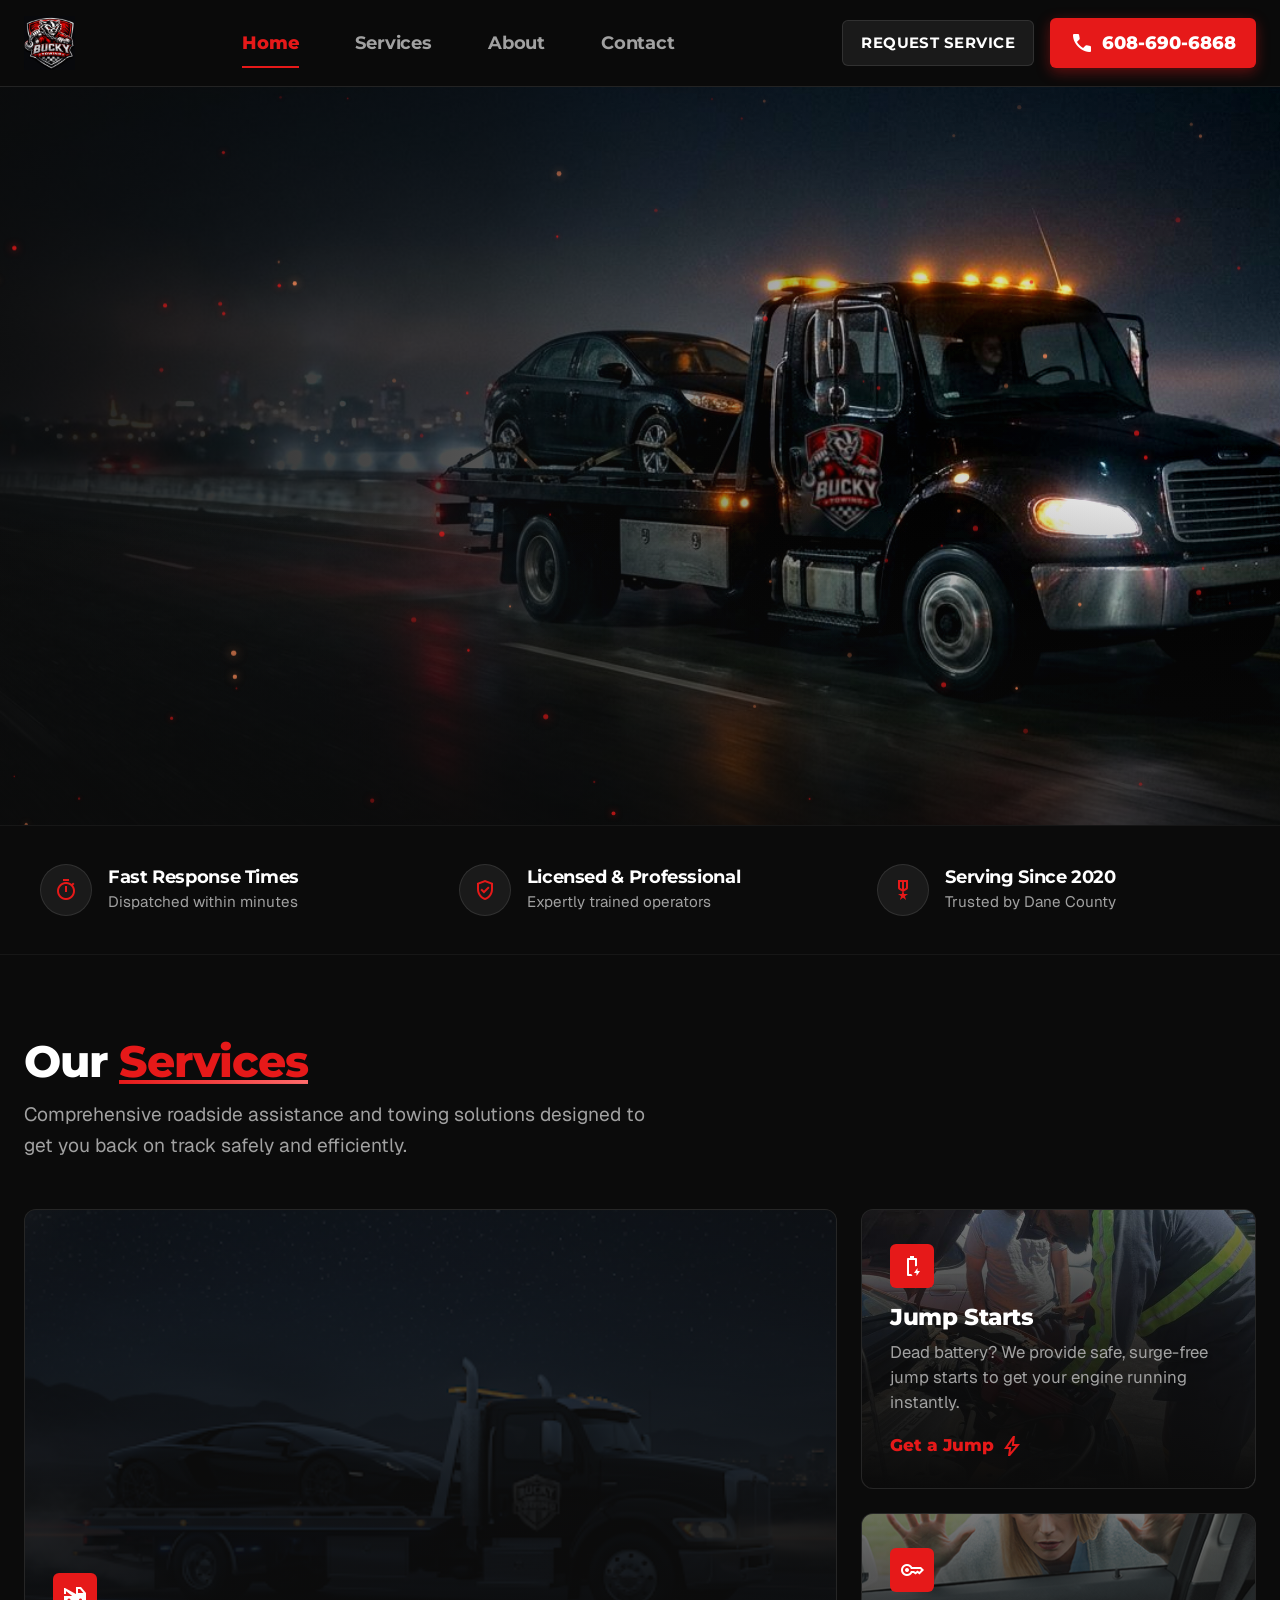
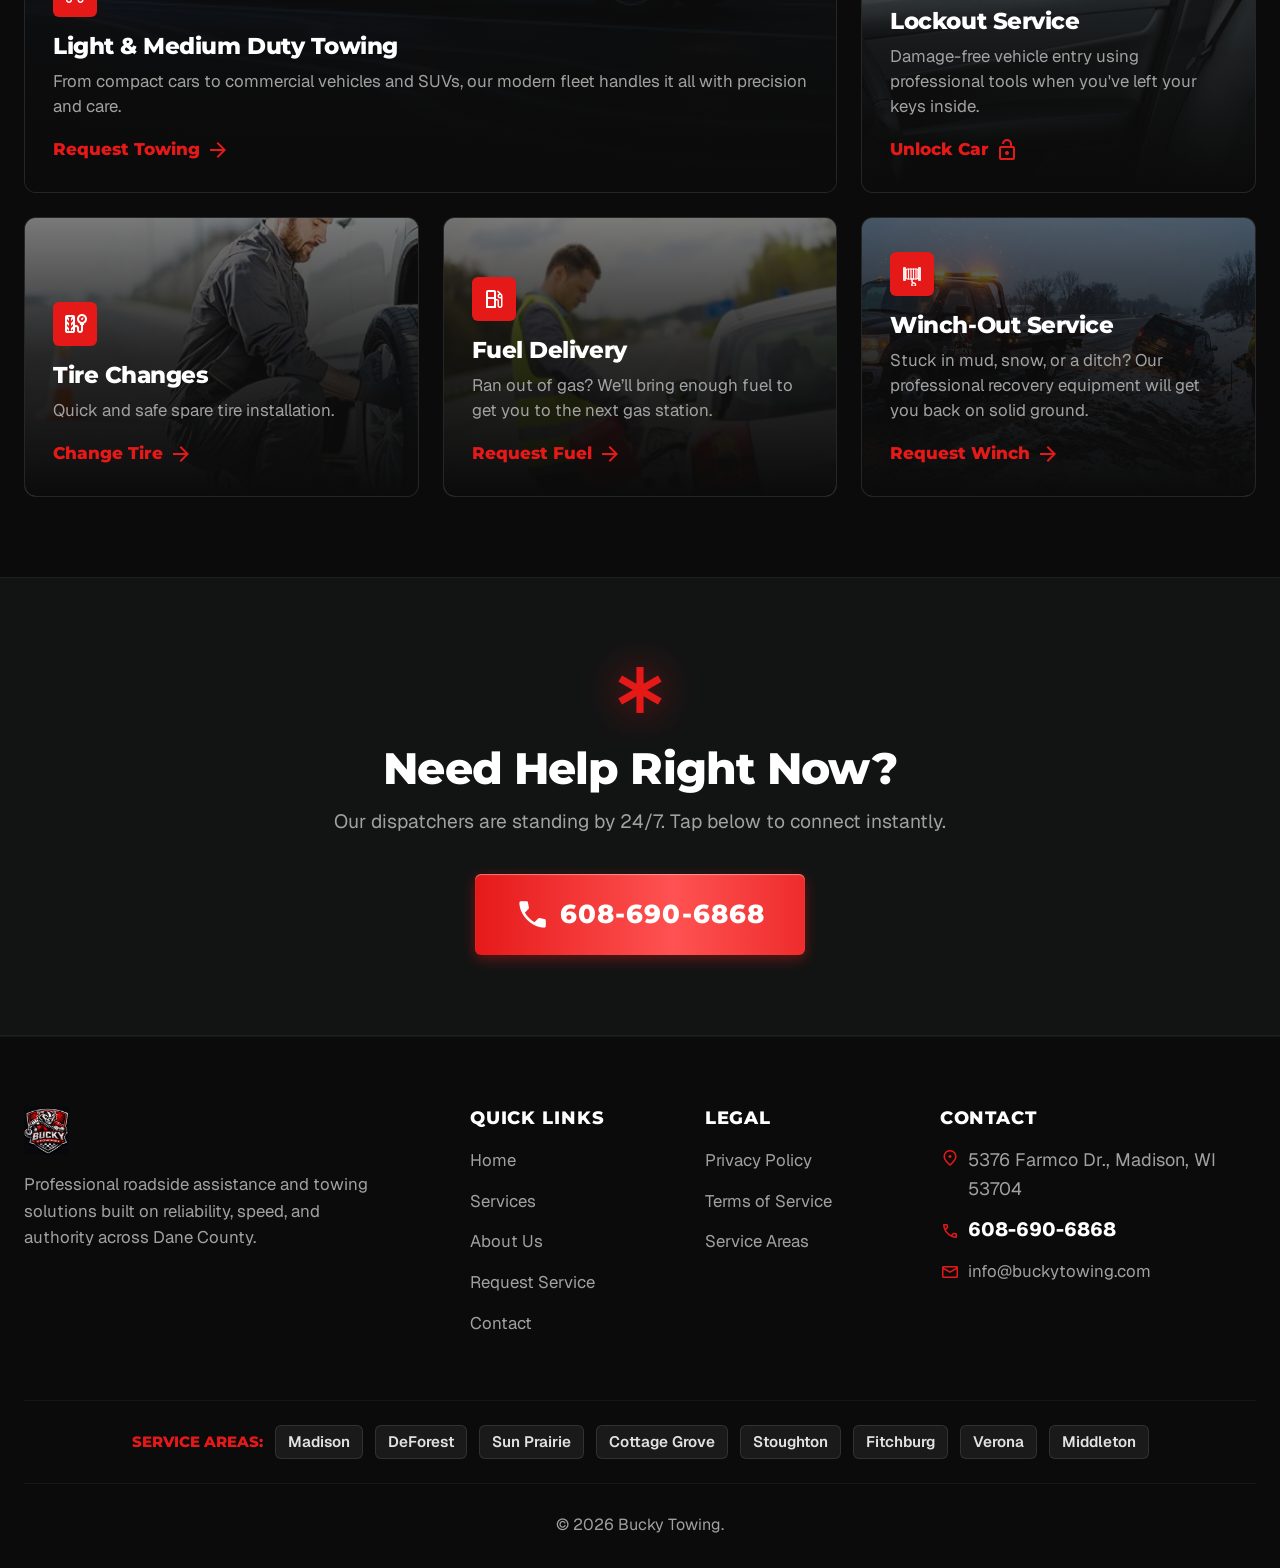
<file: index.html>
<!DOCTYPE html>
<html lang="en">

<head>
    <meta charset="UTF-8">
    <meta name="viewport" content="width=device-width, initial-scale=1.0">
    <script>(function(h){h.classList.add('js-anim');try{if(sessionStorage.getItem('bt_intro'))h.classList.add('pl-skip')}catch(e){h.classList.add('pl-skip')}setTimeout(function(){h.classList.add('site-ready')},6500)})(document.documentElement)</script>
    <title>Bucky Towing | 24/7 Fast Towing & Roadside Assistance Madison, WI</title>
    <meta name="description"
        content="24/7 fast & reliable light & medium duty towing, jump starts, lockouts, tire changes, fuel delivery, and winch-out service in Madison and Dane County, WI. Call 608-690-6868.">
    <meta name="keywords"
        content="towing Madison WI, Dane County towing, emergency roadside assistance, jump start, flat tire change, lockout service, winch out, light duty towing">
    <link rel="canonical" href="https://buckytowing.com/">

    <!-- Open Graph / Social Meta -->
    <meta property="og:type" content="website">
    <meta property="og:url" content="https://buckytowing.com/">
    <meta property="og:title" content="Bucky Towing | 24/7 Towing & Roadside Assistance Dane County">
    <meta property="og:description"
        content="Fast, reliable 24/7 towing & roadside rescue in Dane County & beyond. Call 608-690-6868 for instant dispatch.">
    <meta property="og:image" content="assets/images/logo.png">

    <!-- Favicon / Browser Bar Icon -->
    <link rel="icon" type="image/png" href="assets/images/logo.png">
    <link rel="apple-touch-icon" href="assets/images/logo.png">

    <!-- Fonts & Icons -->
    <link rel="preconnect" href="https://fonts.googleapis.com">
    <link rel="preconnect" href="https://fonts.gstatic.com" crossorigin>
    <link
        href="https://fonts.googleapis.com/css2?family=Montserrat:wght@600;700;800;900&family=Geist:wght@400;500;600;700&family=Material+Symbols+Outlined:opsz,wght,FILL,GRAD@24,400,0..1,0&display=swap"
        rel="stylesheet">

    <!-- Core Stylesheet -->
    <link rel="stylesheet" href="css/style.css">

    <!-- Structured Data (JSON-LD) -->
    <script type="application/ld+json">
    {
      "@context": "https://schema.org",
      "@type": ["AutoRepair", "EmergencyService"],
      "name": "Bucky Towing",
      "image": "https://buckytowing.com/assets/images/logo.png",
      "telephone": "+1-608-690-6868",
      "email": "info@buckytowing.com",
      "address": {
        "@type": "PostalAddress",
        "streetAddress": "5376 Farmco Dr.",
        "addressLocality": "Madison",
        "addressRegion": "WI",
        "postalCode": "53704",
        "addressCountry": "US"
      },
      "geo": {
        "@type": "GeoCoordinates",
        "latitude": "43.1418",
        "longitude": "-89.3308"
      },
      "openingHoursSpecification": {
        "@type": "OpeningHoursSpecification",
        "dayOfWeek": [
          "Monday", "Tuesday", "Wednesday", "Thursday", "Friday", "Saturday", "Sunday"
        ],
        "opens": "00:00",
        "closes": "23:59"
      },
      "areaServed": [
        "Madison", "DeForest", "Sun Prairie", "Cottage Grove", "Stoughton", "Fitchburg", "Verona", "Middleton", "Dane County"
      ],
      "priceRange": "$$"
    }
    </script>
</head>

<body>
    <!-- Intro loader: tow truck pulling a car across the screen -->
    <div id="preloader" aria-hidden="true">
        <div class="pl-inner">
            <img class="pl-logo" src="assets/images/logo-mark.png" alt="" width="104" height="111">
            <p class="pl-title">BUCKY <span>TOWING</span></p>
            <p class="pl-tag">24/7 Roadside Rescue &middot; Dane County, WI</p>
        </div>
        <div class="pl-stage">
            <div class="pl-rig">
                <svg class="pl-svg" viewBox="0 0 560 136" xmlns="http://www.w3.org/2000/svg">
                    <defs>
                        <linearGradient id="plBody" x1="0" y1="0" x2="0" y2="1">
                            <stop offset="0" stop-color="#2a2d2e"/><stop offset="1" stop-color="#0f1111"/>
                        </linearGradient>
                        <linearGradient id="plCar" x1="0" y1="0" x2="0" y2="1">
                            <stop offset="0" stop-color="#3a3e40"/><stop offset="1" stop-color="#17191a"/>
                        </linearGradient>
                        <linearGradient id="plGlass" x1="0" y1="0" x2="1" y2="1">
                            <stop offset="0" stop-color="#5d6b75"/><stop offset="1" stop-color="#1c2328"/>
                        </linearGradient>
                        <radialGradient id="plBeam" cx="0" cy="0.5" r="1">
                            <stop offset="0" stop-color="#fff6cf" stop-opacity=".32"/><stop offset="1" stop-color="#fff6cf" stop-opacity="0"/>
                        </radialGradient>
                        <g id="plWheel">
                            <circle r="15" fill="#0b0b0b"/>
                            <circle r="15" fill="none" stroke="#2b2b2b" stroke-width="3"/>
                            <circle r="8" fill="#9aa1a5"/>
                            <g class="pl-spokes" stroke="#4a4f52" stroke-width="2.2" stroke-linecap="round">
                                <line x1="-7" y1="0" x2="7" y2="0"/><line x1="0" y1="-7" x2="0" y2="7"/>
                                <line x1="-5" y1="-5" x2="5" y2="5"/><line x1="-5" y1="5" x2="5" y2="-5"/>
                            </g>
                            <circle r="2.6" fill="#E61919"/>
                        </g>
                    </defs>
    
                    <!-- Headlight beam -->
                    <path class="pl-beam" d="M520 92 L585 80 L585 116 Z" fill="url(#plBeam)"/>
    
                    <!-- Tow sling / chain to car -->
                    <path d="M260 106 L206 123 L168 123" stroke="#5b6266" stroke-width="5" fill="none" stroke-linecap="round" stroke-linejoin="round"/>
                    <path d="M170 123 L172 114 M200 123 L198 114" stroke="#E61919" stroke-width="3.5" stroke-linecap="round"/>
    
                    <!-- Towed car (front wheels lifted) -->
                    <g class="pl-car" transform="rotate(-5 66 128)">
                        <path d="M18 110 Q20 96 40 93 L72 90 Q92 70 116 68 L160 68 Q178 70 194 88 L214 92 Q226 95 226 108 L226 116 L18 116 Z" fill="url(#plCar)" stroke="#000" stroke-width="1.2"/>
                        <path d="M80 90 Q96 75 116 74 L136 74 L136 90 Z" fill="url(#plGlass)"/>
                        <path d="M142 74 L158 74 Q172 76 184 90 L142 90 Z" fill="url(#plGlass)"/>
                        <rect x="20" y="100" width="8" height="5" rx="1.5" fill="#E61919"/>
                        <path d="M214 98 l10 2 v5 h-10 z" fill="#d7d2c0"/>
                        <line x1="28" y1="104" x2="216" y2="104" stroke="#000" stroke-opacity=".35"/>
                        <use href="#plWheel" class="pl-wheel" x="66" y="120"/>
                        <use href="#plWheel" class="pl-wheel" x="186" y="120"/>
                    </g>
    
                    <!-- Truck -->
                    <g class="pl-truck">
                        <!-- wheel-lift boom -->
                        <path d="M258 100 L258 110 L236 112 L236 106 Z" fill="#3a3f42"/>
                        <!-- bed / body -->
                        <rect x="256" y="64" width="150" height="40" rx="3" fill="url(#plBody)" stroke="#000"/>
                        <rect x="262" y="70" width="58" height="26" rx="2" fill="#141616" stroke="#2c3133"/>
                        <rect x="326" y="70" width="74" height="26" rx="2" fill="#141616" stroke="#2c3133"/>
                        <path d="M256 104 H406" stroke="#E61919" stroke-width="3"/>
                                                    <!-- chassis -->
                        <rect x="250" y="104" width="270" height="10" rx="2" fill="#1a1c1d"/>
                        <!-- cab -->
                        <path d="M408 112 L408 58 Q408 50 416 50 L466 50 Q474 50 480 58 L496 80 L516 84 Q526 86 526 96 L526 112 Z" fill="url(#plBody)" stroke="#000" stroke-width="1.2"/>
                        <path d="M440 56 L464 56 Q470 56 474 62 L486 80 L440 80 Z" fill="url(#plGlass)"/>
                        <path d="M414 56 L434 56 L434 80 L414 80 Z" fill="url(#plGlass)" opacity=".85"/>
                        <!-- door logo -->
                        <image href="assets/images/logo-mark.png" x="438" y="82" width="23" height="25"/>
                        <!-- grille, headlight, bumper -->
                        <rect x="518" y="90" width="8" height="14" rx="1.5" fill="#6d7377"/>
                        <path class="pl-headlight" d="M512 88 h10 v7 h-10 z" fill="#fff4c4"/>
                        <rect x="510" y="108" width="20" height="6" rx="2" fill="#a9b0b4"/>
                        <!-- exhaust stack -->
                        <rect x="402" y="34" width="5" height="24" rx="2" fill="#a9b0b4"/>
                        <!-- light bar -->
                        <rect x="420" y="44" width="48" height="6" rx="3" fill="#1b1b1b"/>
                        <rect class="pl-led pl-led-a" x="422" y="45" width="13" height="4" rx="2" fill="#ffae00"/>
                        <rect class="pl-led pl-led-b" x="437" y="45" width="13" height="4" rx="2" fill="#E61919"/>
                        <rect class="pl-led pl-led-a" x="452" y="45" width="13" height="4" rx="2" fill="#ffae00"/>
                        <use href="#plWheel" class="pl-wheel" x="292" y="120"/>
                        <use href="#plWheel" class="pl-wheel" x="330" y="120"/>
                        <use href="#plWheel" class="pl-wheel" x="486" y="120"/>
                    </g>
    
                    <!-- exhaust puffs -->
                    <circle class="pl-puff" cx="400" cy="30" r="5" fill="#9aa1a5"/>
                    <circle class="pl-puff pl-puff-2" cx="400" cy="30" r="4" fill="#9aa1a5"/>
                </svg>
            </div>
            <div class="pl-road"></div>
        </div>
        <div class="pl-bar"><span></span></div>
    </div>

    <!-- Site Header -->
    <header class="site-header">
        <div class="container header-inner">
            <a href="index.html" class="brand-logo" aria-label="Bucky Towing Home">
                <img src="assets/images/logo.png" alt="Bucky Towing Logo" width="220" height="54">
            </a>

            <!-- Prominent, Larger Nav Tabs -->
            <nav class="main-nav" aria-label="Primary Navigation">
                <a href="index.html" class="nav-tab active">Home</a>
                <a href="services.html" class="nav-tab">Services</a>
                <a href="about.html" class="nav-tab">About</a>
                <a href="contact.html" class="nav-tab">Contact</a>
            </nav>

            <div class="header-cta">
                <a href="https://public.towbook.com/k7KV" target="_blank" rel="noopener noreferrer" class="header-request-btn">Request Service</a>
                <a href="tel:6086906868" class="header-phone-btn" title="Call Bucky Towing Dispatch">
                    <span class="material-symbols-outlined" style="font-variation-settings: 'FILL' 1;">call</span>
                    <span>608-690-6868</span>
                </a>
                <button class="mobile-menu-toggle" aria-label="Toggle mobile menu">
                    <span class="material-symbols-outlined">menu</span>
                </button>
            </div>
        </div>
    </header>

    <main class="main-content">
        <!-- Hero Section -->
        <section class="hero-section">
            <div class="hero-bg">
                <img src="assets/images/bucky-towing-flatbed-night-highway.jpg" srcset="assets/images/bucky-towing-flatbed-night-highway-800.jpg 800w, assets/images/bucky-towing-flatbed-night-highway.jpg 1376w" sizes="100vw"
                    alt="Bucky Towing Light and Medium Duty Flatbed Tow Truck on Highway at Dusk" loading="eager"
                    width="1376" height="768" fetchpriority="high">
                <div class="hero-overlay"></div>
                <div class="hero-overlay-bottom"></div>
                <canvas id="particles-canvas"></canvas>
            </div>

            <div class="container">
                <div class="hero-content reveal">
                    <div class="hero-badge">
                        <span class="hero-badge-pulse"></span>
                        <span class="hero-badge-text">24/7 Emergency Dispatch</span>
                    </div>
                    <h1 class="hero-title">
                        24/7 Fast & Reliable<br>
                        <span class="text-accent">Towing Services</span>
                    </h1>
                    <p class="hero-subtitle">
                        Emergency roadside assistance across Dane County and beyond. When you're stranded, our
                        professional fleet is ready to rescue you with speed and precision.
                    </p>
                    <div class="hero-actions">
                        <a href="tel:6086906868" class="btn btn-primary btn-large btn-shimmer">
                            <span class="material-symbols-outlined"
                                style="font-variation-settings: 'FILL' 1;">e911_emergency</span>
                            Call Now (608-690-6868)
                        </a>
                        <a href="https://public.towbook.com/k7KV" target="_blank" rel="noopener noreferrer" class="btn btn-secondary btn-large">
                            Request Service
                        </a>
                    </div>
                </div>
            </div>
        </section>

        <!-- Trust Badges Strip -->
        <section class="trust-strip">
            <div class="container">
                <div class="trust-grid reveal">
                    <div class="trust-item">
                        <div class="trust-icon-box">
                            <span class="material-symbols-outlined">timer</span>
                        </div>
                        <div class="trust-text">
                            <h3>Fast Response Times</h3>
                            <p>Dispatched within minutes</p>
                        </div>
                    </div>
                    <div class="trust-item">
                        <div class="trust-icon-box">
                            <span class="material-symbols-outlined">verified_user</span>
                        </div>
                        <div class="trust-text">
                            <h3>Licensed & Professional</h3>
                            <p>Expertly trained operators</p>
                        </div>
                    </div>
                    <div class="trust-item">
                        <div class="trust-icon-box">
                            <span class="material-symbols-outlined">military_tech</span>
                        </div>
                        <div class="trust-text">
                            <h3>Serving Since 2020</h3>
                            <p>Trusted by Dane County</p>
                        </div>
                    </div>
                </div>
            </div>
        </section>

        <!-- Services Section (Updated with Light & Medium Duty, Winch-out, Jump Start battery icon) -->
        <section class="section-padding" id="services">
            <div class="container">
                <div class="section-header reveal">
                    <h2 class="section-title">Our <span class="text-accent">Services</span></h2>
                    <p class="section-subtitle">Comprehensive roadside assistance and towing solutions designed to get
                        you back on track safely and efficiently.</p>
                </div>

                <div class="services-grid">
                    <!-- Featured Service: Light & Medium Duty Towing -->
                    <article class="service-card service-card-featured reveal">
                        <div class="service-card-bg">
                            <img src="assets/images/hero-tow-truck.jpg" alt="Light & Medium Duty Flatbed Towing"
                                decoding="async" width="800" height="500">
                        </div>
                        <div class="service-card-overlay"></div>
                        <div class="service-card-content">
                            <div class="service-icon-badge">
                                <span class="material-symbols-outlined">auto_towing</span>
                            </div>
                            <h3 class="service-card-title">Light & Medium Duty Towing</h3>
                            <p class="service-card-desc">From compact cars to commercial vehicles and SUVs, our modern
                                fleet handles it all with precision and care.</p>

                            <a href="https://public.towbook.com/k7KV" target="_blank" rel="noopener noreferrer" class="service-card-link">

                                Request Towing <span class="material-symbols-outlined">arrow_forward</span>
                            </a>
                        </div>
                    </article>

                    <!-- Jump Starts -->
                    <article class="service-card service-card-standard reveal">
                        <div class="service-card-bg">
                            <img src="assets/images/service-jump-start.jpg" alt="Battery Jump Start Service"
                                decoding="async" width="400" height="280">
                        </div>
                        <div class="service-card-overlay"></div>
                        <div class="service-card-content">
                            <div class="service-icon-badge">
                                <span class="material-symbols-outlined">battery_charging_full</span>
                            </div>
                            <h3 class="service-card-title">Jump Starts</h3>
                            <p class="service-card-desc">Dead battery? We provide safe, surge-free jump starts to get
                                your engine running instantly.</p>

                            <a href="https://public.towbook.com/k7KV" target="_blank" rel="noopener noreferrer" class="service-card-link">

                                Get a Jump <span class="material-symbols-outlined">bolt</span>
                            </a>
                        </div>
                    </article>

                    <!-- Lockout Service -->
                    <article class="service-card service-card-standard reveal">
                        <div class="service-card-bg">
                            <img src="assets/images/car-lockout.jpg" alt="Car Lockout Assistance" decoding="async"
                                width="400" height="280">
                        </div>
                        <div class="service-card-overlay"></div>
                        <div class="service-card-content">
                            <div class="service-icon-badge">
                                <span class="material-symbols-outlined">key</span>
                            </div>
                            <h3 class="service-card-title">Lockout Service</h3>
                            <p class="service-card-desc">Damage-free vehicle entry using professional tools when you've
                                left your keys inside.</p>

                            <a href="https://public.towbook.com/k7KV" target="_blank" rel="noopener noreferrer" class="service-card-link">

                                Unlock Car <span class="material-symbols-outlined">lock_open</span>
                            </a>
                        </div>
                    </article>

                    <!-- Tire Changes -->
                    <article class="service-card service-card-standard reveal">
                        <div class="service-card-bg">
                            <img src="assets/images/tire-change.jpeg" alt="Tire Change Service" decoding="async"
                                width="400" height="280">
                        </div>
                        <div class="service-card-overlay"></div>
                        <div class="service-card-content">
                            <div class="service-icon-badge">
                                <span class="material-symbols-outlined">tire_repair</span>
                            </div>
                            <h3 class="service-card-title">Tire Changes</h3>
                            <p class="service-card-desc">Quick and safe spare tire installation.</p>
                            <a href="https://public.towbook.com/k7KV" target="_blank" rel="noopener noreferrer" class="service-card-link">
                                Change Tire <span class="material-symbols-outlined">arrow_forward</span>
                            </a>
                        </div>
                    </article>

                    <!-- Fuel Delivery -->
                    <article class="service-card service-card-standard reveal">
                        <div class="service-card-bg">
                            <img src="assets/images/fuel-delivery.jpg" alt="Emergency Fuel Delivery" decoding="async"
                                width="400" height="280">
                        </div>
                        <div class="service-card-overlay"></div>
                        <div class="service-card-content">
                            <div class="service-icon-badge">
                                <span class="material-symbols-outlined">local_gas_station</span>
                            </div>
                            <h3 class="service-card-title">Fuel Delivery</h3>
                            <p class="service-card-desc">Ran out of gas? We’ll bring enough fuel to get you to the next
                                gas station.</p>

                            <a href="https://public.towbook.com/k7KV" target="_blank" rel="noopener noreferrer" class="service-card-link">

                                Request Fuel <span class="material-symbols-outlined">arrow_forward</span>
                            </a>
                        </div>
                    </article>

                    <!-- Winch-Out Service (Added per client request) -->
                    <article class="service-card service-card-standard reveal">
                        <div class="service-card-bg">

                            <img src="assets/images/winch-out-service-bucky-towing.jpg" srcset="assets/images/winch-out-service-bucky-towing-800.jpg 800w, assets/images/winch-out-service-bucky-towing.jpg 1376w" sizes="(max-width: 640px) 100vw, (max-width: 991px) 50vw, 33vw" alt="Off-Road Winch-Out Vehicle Recovery" decoding="async"

                                width="400" height="280">
                        </div>
                        <div class="service-card-overlay"></div>
                        <div class="service-card-content">
                            <div class="service-icon-badge">
                                <svg xmlns="http://www.w3.org/2000/svg" viewBox="0 0 24 24" width="24" height="24" fill="currentColor" aria-label="Winch Recovery Icon">
                                    <path d="M3 6a1 1 0 0 1 1-1h1a1 1 0 0 1 1 1v12a1 1 0 0 1-1 1H4a1 1 0 0 1-1-1V6zm15 0a1 1 0 0 1 1-1h1a1 1 0 0 1 1 1v12a1 1 0 0 1-1 1h-1a1 1 0 0 1-1-1V6z" opacity="0.9"/>
                                    <rect x="6" y="7" width="12" height="10" rx="1.5" fill="none" stroke="currentColor" stroke-width="1.2"/>
                                    <line x1="8.5" y1="7" x2="8.5" y2="17" stroke="currentColor" stroke-width="1.2" stroke-linecap="round"/>
                                    <line x1="11" y1="7" x2="11" y2="17" stroke="currentColor" stroke-width="1.2" stroke-linecap="round"/>
                                    <line x1="13.5" y1="7" x2="13.5" y2="17" stroke="currentColor" stroke-width="1.2" stroke-linecap="round"/>
                                    <line x1="16" y1="7" x2="16" y2="17" stroke="currentColor" stroke-width="1.2" stroke-linecap="round"/>
                                    <path d="M12 17v2.5a1.5 1.5 0 0 0 1.5 1.5h.5a1.5 1.5 0 0 1 1.5 1.5v.2a1.8 1.8 0 0 1-3.6 0v-.7" fill="none" stroke="currentColor" stroke-width="1.5" stroke-linecap="round"/>
                                </svg>
                            </div>
                            <h3 class="service-card-title">Winch-Out Service</h3>
                            <p class="service-card-desc">Stuck in mud, snow, or a ditch? Our professional recovery
                                equipment will get you back on solid ground.</p>

                            <a href="https://public.towbook.com/k7KV" target="_blank" rel="noopener noreferrer" class="service-card-link">

                                Request Winch <span class="material-symbols-outlined">arrow_forward</span>
                            </a>
                        </div>
                    </article>
                </div>
            </div>
        </section>

        <!-- Emergency CTA -->
        <section class="emergency-cta-section">
            <div class="container reveal">
                <span class="material-symbols-outlined emergency-cta-icon"
                    style="font-variation-settings: 'FILL' 1;">emergency</span>
                <h2 class="section-title">Need Help Right Now?</h2>
                <p class="section-subtitle" style="margin: 0 auto 36px;">Our dispatchers are standing by 24/7. Tap below
                    to connect instantly.</p>
                <a href="tel:6086906868" class="btn btn-primary btn-large btn-shimmer"
                    style="font-size: 1.6rem; padding: 20px 40px;">
                    <span class="material-symbols-outlined"
                        style="font-variation-settings: 'FILL' 1; font-size: 2.2rem;">call</span>
                    608-690-6868
                </a>
            </div>
        </section>
    </main>

    <!-- Standardized Footer -->
    <footer class="site-footer">
        <div class="container">
            <div class="footer-grid">
                <div class="footer-brand">
                    <img src="assets/images/logo.png" alt="Bucky Towing Logo"
                        style="height: 48px; width: auto; margin-bottom: 16px;">
                    <p>Professional roadside assistance and towing solutions built on reliability, speed, and authority
                        across Dane County.</p>
                </div>
                <div>
                    <h4 class="footer-col-title">Quick Links</h4>
                    <ul class="footer-links">
                        <li><a href="index.html">Home</a></li>
                        <li><a href="services.html">Services</a></li>
                        <li><a href="about.html">About Us</a></li>
                        <li><a href="https://public.towbook.com/k7KV" target="_blank" rel="noopener noreferrer">Request Service</a></li>
                        <li><a href="contact.html">Contact</a></li>
                    </ul>
                </div>
                <div>
                    <h4 class="footer-col-title">Legal</h4>
                    <ul class="footer-links">
                        <li><a href="privacy-policy.html">Privacy Policy</a></li>
                        <li><a href="terms-of-service.html">Terms of Service</a></li>
                        <li><a href="services.html#areas">Service Areas</a></li>
                    </ul>
                </div>
                <div>
                    <h4 class="footer-col-title">Contact</h4>
                    <ul class="footer-links">
                        <li style="display: flex; align-items: flex-start; gap: 8px; color: var(--color-text-muted);">
                            <span class="material-symbols-outlined text-accent"
                                style="font-size: 20px; margin-top: 2px;">location_on</span>
                            <span>5376 Farmco Dr., Madison, WI 53704</span>
                        </li>
                        <li style="display: flex; align-items: center; gap: 8px; margin-top: 10px;">
                            <span class="material-symbols-outlined text-accent" style="font-size: 20px;">call</span>
                            <a href="tel:6086906868"
                                style="color: white; font-weight: 800; font-size: 1.2rem;">608-690-6868</a>
                        </li>
                        <li style="display: flex; align-items: center; gap: 8px; margin-top: 8px;">
                            <span class="material-symbols-outlined text-accent" style="font-size: 20px;">mail</span>
                            <a href="mailto:info@buckytowing.com">info@buckytowing.com</a>
                        </li>
                    </ul>
                </div>
            </div>

            <!-- Service Areas List (Madison First per Draft 2) -->
            <div
                style="border-top: 1px solid var(--color-surface-border-subtle); padding-top: 24px; margin-bottom: 24px;">
                <div style="display: flex; flex-wrap: wrap; align-items: center; justify-content: center; gap: 12px;">
                    <span
                        style="font-family: var(--font-heading); font-weight: 800; font-size: 0.95rem; text-transform: uppercase; color: var(--color-accent-red);">Service
                        Areas:</span>
                    <a href="services.html" class="service-area-pill">Madison</a>
                    <a href="services.html" class="service-area-pill">DeForest</a>
                    <a href="services.html" class="service-area-pill">Sun Prairie</a>
                    <a href="services.html" class="service-area-pill">Cottage Grove</a>
                    <a href="services.html" class="service-area-pill">Stoughton</a>
                    <a href="services.html" class="service-area-pill">Fitchburg</a>
                    <a href="services.html" class="service-area-pill">Verona</a>
                    <a href="services.html" class="service-area-pill">Middleton</a>
                </div>
            </div>

            <div class="footer-bottom">

                <p>© 2026 Bucky Towing.</p>
            </div>
        </div>
    </footer>

    <!-- Mobile App Bottom Navigation -->
    <nav class="mobile-bottom-nav" aria-label="Mobile Bottom Navigation">
        <a href="index.html" class="mobile-nav-item active">
            <span class="material-symbols-outlined" style="font-variation-settings: 'FILL' 1;">home</span>
            <span>Home</span>
        </a>
        <a href="services.html" class="mobile-nav-item">
            <span class="material-symbols-outlined">auto_towing</span>
            <span>Services</span>
        </a>
        <a href="tel:6086906868" class="mobile-nav-item mobile-nav-item-call">
            <span class="material-symbols-outlined" style="font-variation-settings: 'FILL' 1;">call</span>
            <span>Call 24/7</span>
        </a>
        <a href="about.html" class="mobile-nav-item">
            <span class="material-symbols-outlined">info</span>
            <span>About</span>
        </a>
        <a href="contact.html" class="mobile-nav-item">
            <span class="material-symbols-outlined">location_on</span>
            <span>Contact</span>
        </a>
    </nav>

    <!-- Scripts -->
    <script src="js/lenis.min.js" defer></script>
    <script src="js/main.js" defer></script>
</body>

</html>
</file>
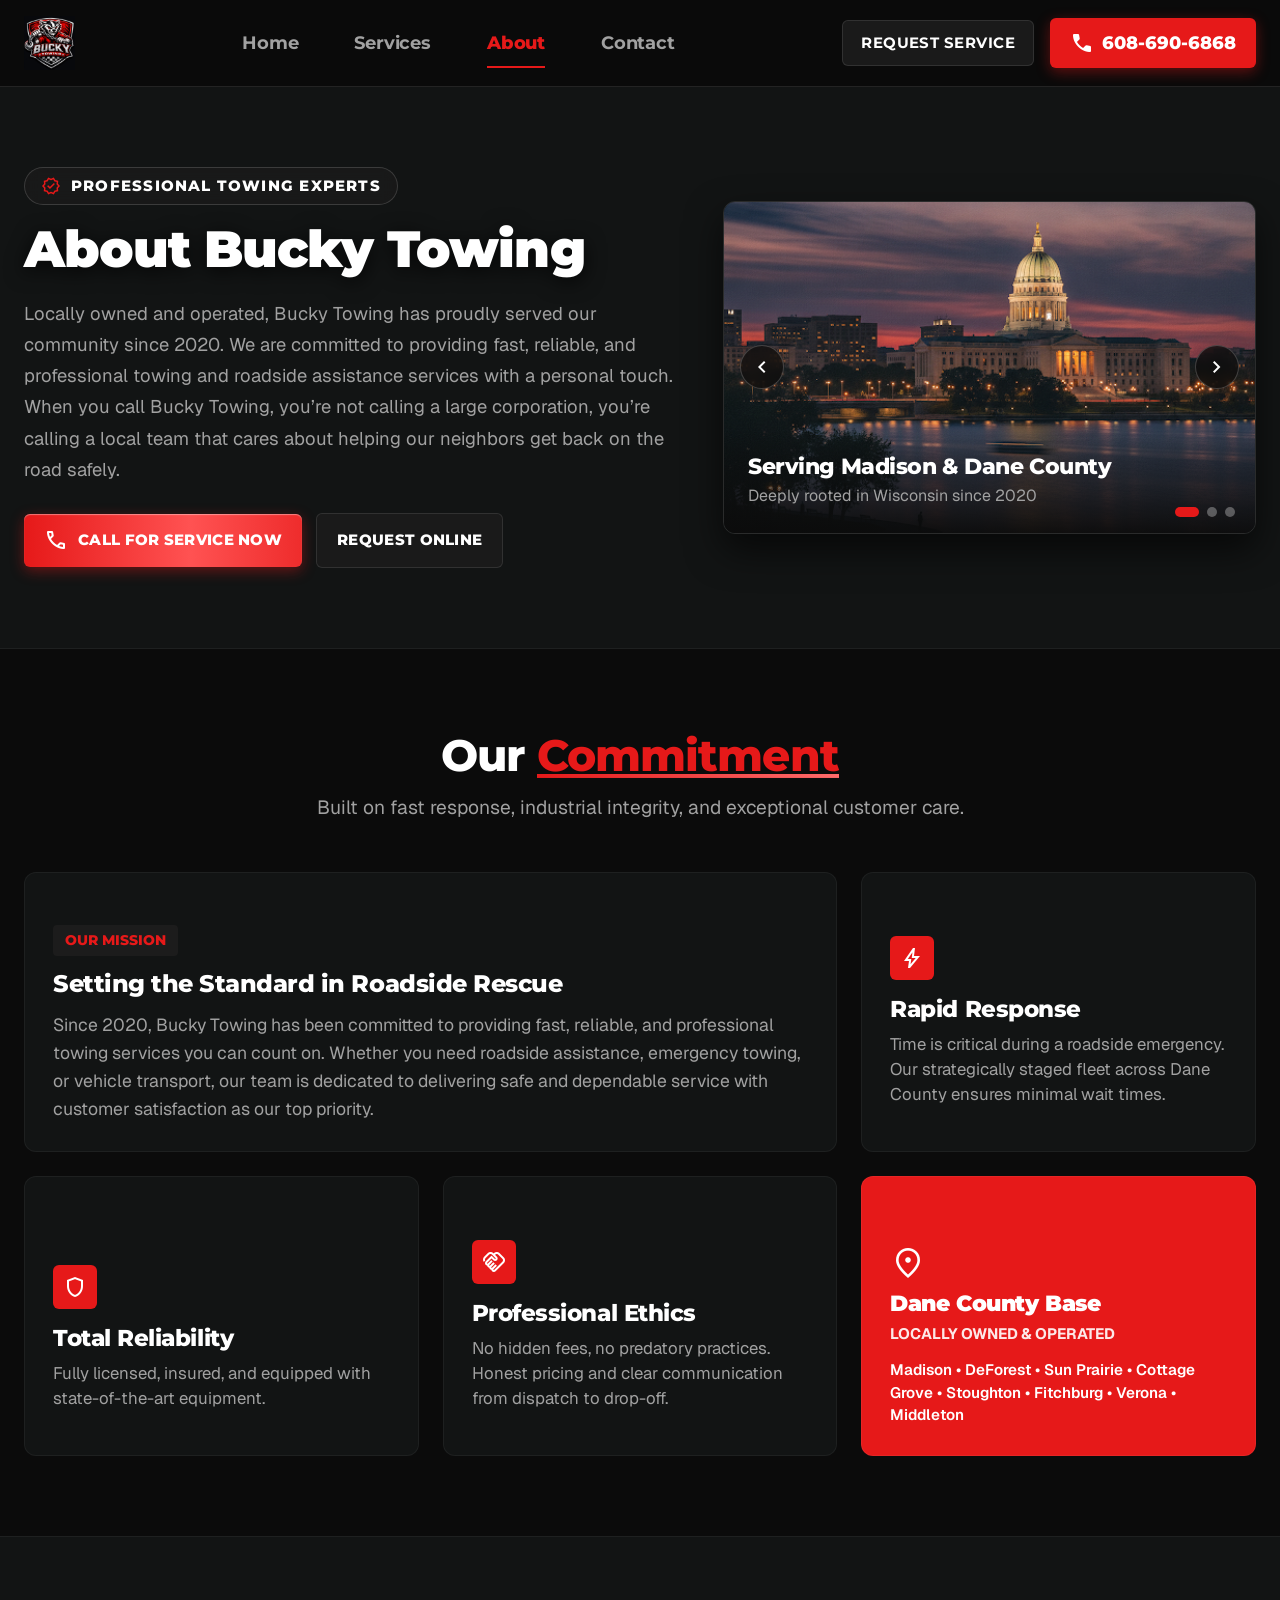
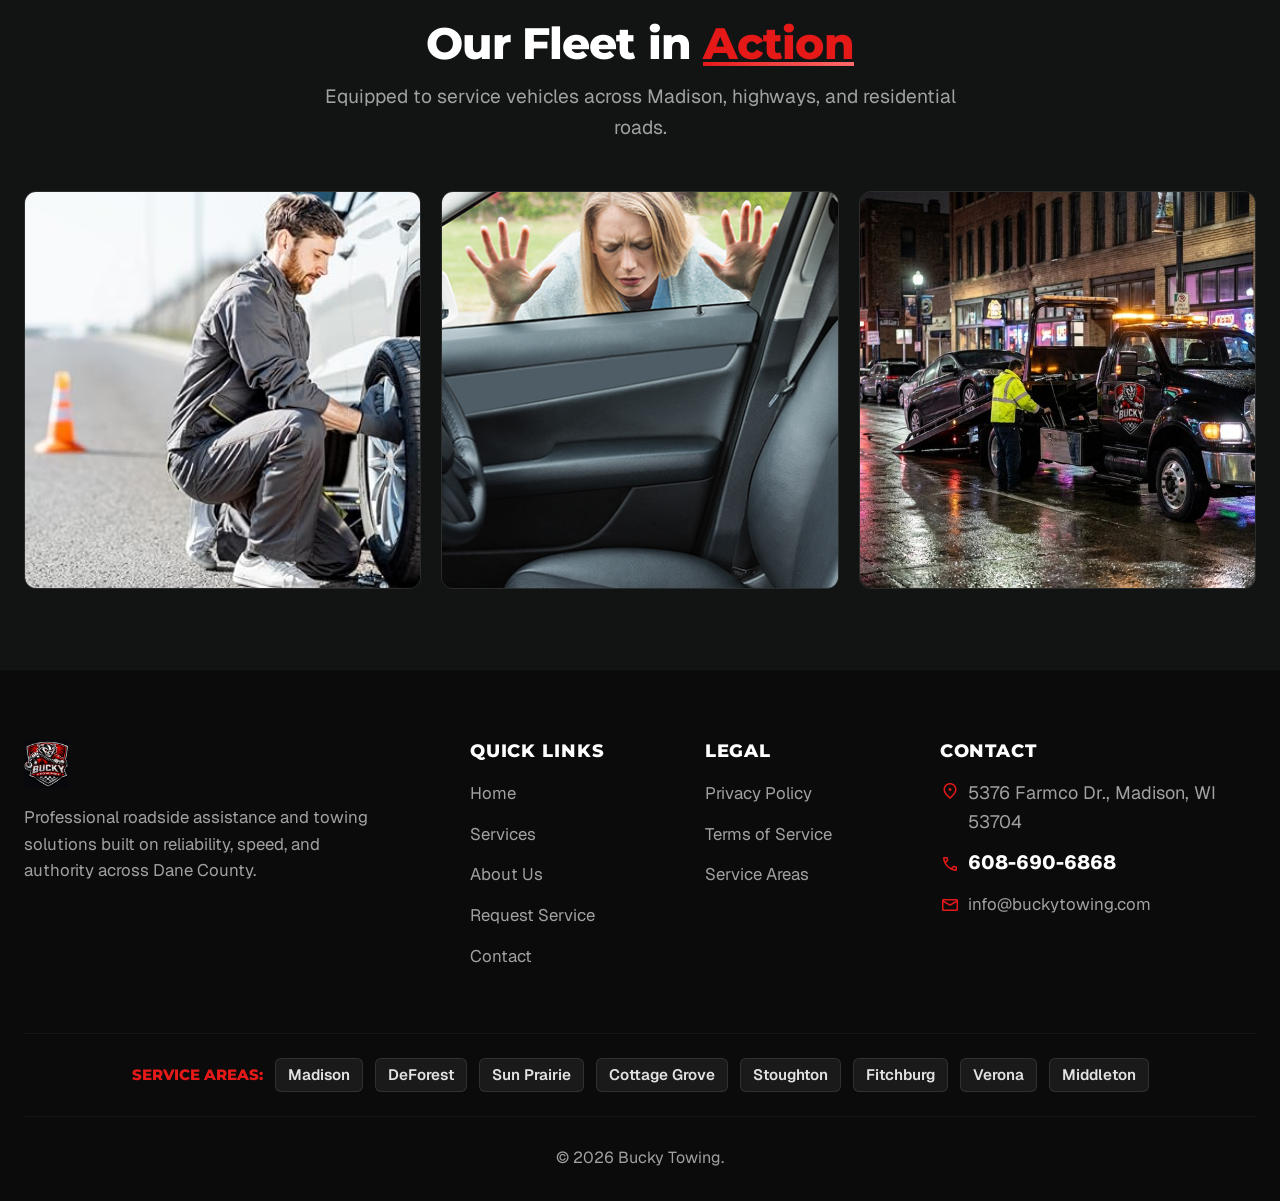
<file: about.html>
<!DOCTYPE html>
<html lang="en">

<head>
    <meta charset="UTF-8">
    <meta name="viewport" content="width=device-width, initial-scale=1.0">
    <script>(function(h){h.classList.add('js-anim');try{if(sessionStorage.getItem('bt_intro'))h.classList.add('pl-skip')}catch(e){h.classList.add('pl-skip')}setTimeout(function(){h.classList.add('site-ready')},6500)})(document.documentElement)</script>
    <title>About Us | Bucky Towing - Serving Dane County Since 2020</title>
    <meta name="description"
        content="Locally owned & operated since 2020, Bucky Towing delivers fast, reliable, professional towing and roadside assistance across Madison and Dane County, WI.">
    <link rel="canonical" href="https://buckytowing.com/about.html">

    <!-- Open Graph / Social Meta -->
    <meta property="og:type" content="website">
    <meta property="og:url" content="https://buckytowing.com/about.html">
    <meta property="og:title" content="About Bucky Towing - Locally Owned Since 2020">
    <meta property="og:description"
        content="Fast, reliable, professional towing with a personal touch across Dane County.">
    <meta property="og:image" content="assets/images/logo.png">

    <!-- Favicon / Browser Bar Icon -->
    <link rel="icon" type="image/png" href="assets/images/logo.png">
    <link rel="apple-touch-icon" href="assets/images/logo.png">

    <!-- Fonts & Icons -->
    <link rel="preconnect" href="https://fonts.googleapis.com">
    <link rel="preconnect" href="https://fonts.gstatic.com" crossorigin>
    <link
        href="https://fonts.googleapis.com/css2?family=Montserrat:wght@600;700;800;900&family=Geist:wght@400;500;600;700&family=Material+Symbols+Outlined:opsz,wght,FILL,GRAD@24,400,0..1,0&display=swap"
        rel="stylesheet">

    <!-- Core Stylesheet -->
    <link rel="stylesheet" href="css/style.css">
</head>

<body>
    <!-- Intro loader: tow truck pulling a car across the screen -->
    <div id="preloader" aria-hidden="true">
        <div class="pl-inner">
            <img class="pl-logo" src="assets/images/logo-mark.png" alt="" width="104" height="111">
            <p class="pl-title">BUCKY <span>TOWING</span></p>
            <p class="pl-tag">24/7 Roadside Rescue &middot; Dane County, WI</p>
        </div>
        <div class="pl-stage">
            <div class="pl-rig">
                <svg class="pl-svg" viewBox="0 0 560 136" xmlns="http://www.w3.org/2000/svg">
                    <defs>
                        <linearGradient id="plBody" x1="0" y1="0" x2="0" y2="1">
                            <stop offset="0" stop-color="#2a2d2e"/><stop offset="1" stop-color="#0f1111"/>
                        </linearGradient>
                        <linearGradient id="plCar" x1="0" y1="0" x2="0" y2="1">
                            <stop offset="0" stop-color="#3a3e40"/><stop offset="1" stop-color="#17191a"/>
                        </linearGradient>
                        <linearGradient id="plGlass" x1="0" y1="0" x2="1" y2="1">
                            <stop offset="0" stop-color="#5d6b75"/><stop offset="1" stop-color="#1c2328"/>
                        </linearGradient>
                        <radialGradient id="plBeam" cx="0" cy="0.5" r="1">
                            <stop offset="0" stop-color="#fff6cf" stop-opacity=".32"/><stop offset="1" stop-color="#fff6cf" stop-opacity="0"/>
                        </radialGradient>
                        <g id="plWheel">
                            <circle r="15" fill="#0b0b0b"/>
                            <circle r="15" fill="none" stroke="#2b2b2b" stroke-width="3"/>
                            <circle r="8" fill="#9aa1a5"/>
                            <g class="pl-spokes" stroke="#4a4f52" stroke-width="2.2" stroke-linecap="round">
                                <line x1="-7" y1="0" x2="7" y2="0"/><line x1="0" y1="-7" x2="0" y2="7"/>
                                <line x1="-5" y1="-5" x2="5" y2="5"/><line x1="-5" y1="5" x2="5" y2="-5"/>
                            </g>
                            <circle r="2.6" fill="#E61919"/>
                        </g>
                    </defs>
    
                    <!-- Headlight beam -->
                    <path class="pl-beam" d="M520 92 L585 80 L585 116 Z" fill="url(#plBeam)"/>
    
                    <!-- Tow sling / chain to car -->
                    <path d="M260 106 L206 123 L168 123" stroke="#5b6266" stroke-width="5" fill="none" stroke-linecap="round" stroke-linejoin="round"/>
                    <path d="M170 123 L172 114 M200 123 L198 114" stroke="#E61919" stroke-width="3.5" stroke-linecap="round"/>
    
                    <!-- Towed car (front wheels lifted) -->
                    <g class="pl-car" transform="rotate(-5 66 128)">
                        <path d="M18 110 Q20 96 40 93 L72 90 Q92 70 116 68 L160 68 Q178 70 194 88 L214 92 Q226 95 226 108 L226 116 L18 116 Z" fill="url(#plCar)" stroke="#000" stroke-width="1.2"/>
                        <path d="M80 90 Q96 75 116 74 L136 74 L136 90 Z" fill="url(#plGlass)"/>
                        <path d="M142 74 L158 74 Q172 76 184 90 L142 90 Z" fill="url(#plGlass)"/>
                        <rect x="20" y="100" width="8" height="5" rx="1.5" fill="#E61919"/>
                        <path d="M214 98 l10 2 v5 h-10 z" fill="#d7d2c0"/>
                        <line x1="28" y1="104" x2="216" y2="104" stroke="#000" stroke-opacity=".35"/>
                        <use href="#plWheel" class="pl-wheel" x="66" y="120"/>
                        <use href="#plWheel" class="pl-wheel" x="186" y="120"/>
                    </g>
    
                    <!-- Truck -->
                    <g class="pl-truck">
                        <!-- wheel-lift boom -->
                        <path d="M258 100 L258 110 L236 112 L236 106 Z" fill="#3a3f42"/>
                        <!-- bed / body -->
                        <rect x="256" y="64" width="150" height="40" rx="3" fill="url(#plBody)" stroke="#000"/>
                        <rect x="262" y="70" width="58" height="26" rx="2" fill="#141616" stroke="#2c3133"/>
                        <rect x="326" y="70" width="74" height="26" rx="2" fill="#141616" stroke="#2c3133"/>
                        <path d="M256 104 H406" stroke="#E61919" stroke-width="3"/>
                                                    <!-- chassis -->
                        <rect x="250" y="104" width="270" height="10" rx="2" fill="#1a1c1d"/>
                        <!-- cab -->
                        <path d="M408 112 L408 58 Q408 50 416 50 L466 50 Q474 50 480 58 L496 80 L516 84 Q526 86 526 96 L526 112 Z" fill="url(#plBody)" stroke="#000" stroke-width="1.2"/>
                        <path d="M440 56 L464 56 Q470 56 474 62 L486 80 L440 80 Z" fill="url(#plGlass)"/>
                        <path d="M414 56 L434 56 L434 80 L414 80 Z" fill="url(#plGlass)" opacity=".85"/>
                        <!-- door logo -->
                        <image href="assets/images/logo-mark.png" x="438" y="82" width="23" height="25"/>
                        <!-- grille, headlight, bumper -->
                        <rect x="518" y="90" width="8" height="14" rx="1.5" fill="#6d7377"/>
                        <path class="pl-headlight" d="M512 88 h10 v7 h-10 z" fill="#fff4c4"/>
                        <rect x="510" y="108" width="20" height="6" rx="2" fill="#a9b0b4"/>
                        <!-- exhaust stack -->
                        <rect x="402" y="34" width="5" height="24" rx="2" fill="#a9b0b4"/>
                        <!-- light bar -->
                        <rect x="420" y="44" width="48" height="6" rx="3" fill="#1b1b1b"/>
                        <rect class="pl-led pl-led-a" x="422" y="45" width="13" height="4" rx="2" fill="#ffae00"/>
                        <rect class="pl-led pl-led-b" x="437" y="45" width="13" height="4" rx="2" fill="#E61919"/>
                        <rect class="pl-led pl-led-a" x="452" y="45" width="13" height="4" rx="2" fill="#ffae00"/>
                        <use href="#plWheel" class="pl-wheel" x="292" y="120"/>
                        <use href="#plWheel" class="pl-wheel" x="330" y="120"/>
                        <use href="#plWheel" class="pl-wheel" x="486" y="120"/>
                    </g>
    
                    <!-- exhaust puffs -->
                    <circle class="pl-puff" cx="400" cy="30" r="5" fill="#9aa1a5"/>
                    <circle class="pl-puff pl-puff-2" cx="400" cy="30" r="4" fill="#9aa1a5"/>
                </svg>
            </div>
            <div class="pl-road"></div>
        </div>
        <div class="pl-bar"><span></span></div>
    </div>

    <!-- Site Header -->
    <header class="site-header">
        <div class="container header-inner">
            <a href="index.html" class="brand-logo" aria-label="Bucky Towing Home">
                <img src="assets/images/logo.png" alt="Bucky Towing Logo" width="220" height="54">
            </a>

            <!-- Prominent Nav Tabs -->
            <nav class="main-nav" aria-label="Primary Navigation">
                <a href="index.html" class="nav-tab">Home</a>
                <a href="services.html" class="nav-tab">Services</a>
                <a href="about.html" class="nav-tab active">About</a>
                <a href="contact.html" class="nav-tab">Contact</a>
            </nav>

            <div class="header-cta">
                <a href="https://public.towbook.com/k7KV" target="_blank" rel="noopener noreferrer" class="header-request-btn">Request Service</a>
                <a href="tel:6086906868" class="header-phone-btn" title="Call Bucky Towing Dispatch">
                    <span class="material-symbols-outlined" style="font-variation-settings: 'FILL' 1;">call</span>
                    <span>608-690-6868</span>
                </a>
                <button class="mobile-menu-toggle" aria-label="Toggle mobile menu">
                    <span class="material-symbols-outlined">menu</span>
                </button>
            </div>
        </div>
    </header>

    <main class="main-content">
        <!-- Hero Section with Updated Summary & Slideshow -->
        <section class="section-padding"
            style="background-color: var(--color-surface-dim); border-bottom: 1px solid var(--color-surface-border-subtle);">
            <div class="container">
                <div style="display: grid; grid-template-columns: 1.1fr 0.9fr; gap: 48px; align-items: center;"
                    class="about-hero-grid">

                    <!-- Left: About Summary -->
                    <div class="reveal">
                        <div class="hero-badge" style="margin-bottom: 16px;">
                            <span class="material-symbols-outlined text-accent" style="font-size: 20px;">verified</span>
                            <span class="hero-badge-text">Professional Towing Experts</span>
                        </div>
                        <h1 class="hero-title" style="font-size: clamp(2.2rem, 4vw, 3.2rem); margin-bottom: 20px;">About
                            Bucky Towing</h1>
                        <p
                            style="font-size: 1.15rem; color: var(--color-text-muted); line-height: 1.7; margin-bottom: 28px;">
                            Locally owned and operated, Bucky Towing has proudly served our community since 2020. We are
                            committed to providing fast, reliable, and professional towing and roadside assistance
                            services with a personal touch. When you call Bucky Towing, you’re not calling a large
                            corporation, you’re calling a local team that cares about helping our neighbors get back on
                            the road safely.
                        </p>
                        <div class="about-hero-actions">
                            <a href="tel:6086906868" class="btn btn-primary btn-shimmer">
                                <span class="material-symbols-outlined">call</span>
                                Call For Service Now
                            </a>
                            <a href="https://public.towbook.com/k7KV" target="_blank" rel="noopener noreferrer" class="btn btn-secondary">
                                Request Online
                            </a>
                        </div>
                    </div>

                    <!-- Right: Interactive Slideshow (Wisconsin Capitol & Light Duty Fleet) -->
                    <div class="reveal">
                        <div class="slideshow-container">

                            <!-- Slide 1: Wisconsin State Capitol -->
                            <div class="slide active">
                                <img src="assets/images/madison-capitol.jpg"
                                    alt="Wisconsin State Capitol building in Madison at twilight" width="800"
                                    height="500">
                                <div class="slide-caption">
                                    <h4>Serving Madison & Dane County</h4>
                                    <p>Deeply rooted in Wisconsin since 2020</p>
                                </div>
                            </div>

                            <!-- Slide 2: Light Duty Tow Truck -->
                            <div class="slide">
                                <img src="assets/images/hero-tow-truck.jpg" alt="Light Duty Modern Flatbed Tow Truck"
                                    width="800" height="500">
                                <div class="slide-caption">
                                    <h4>Modern Light & Medium Duty Fleet</h4>
                                    <p>Precision equipment ensuring zero vehicle damage</p>
                                </div>
                            </div>

                            <!-- Slide 3: Roadside Assistance Crew -->
                            <div class="slide">
                                <img src="assets/images/service-jump-start.jpg"
                                    alt="Bucky Towing Roadside Assistance Operator" width="800" height="500">
                                <div class="slide-caption">
                                    <h4>24/7 Dedicated Dispatch</h4>
                                    <p>Trained operators ready to assist anywhere in Dane County</p>
                                </div>
                            </div>

                            <!-- Controls -->
                            <div class="slideshow-controls">
                                <button class="slide-btn slide-prev" aria-label="Previous slide">
                                    <span class="material-symbols-outlined">chevron_left</span>
                                </button>
                                <button class="slide-btn slide-next" aria-label="Next slide">
                                    <span class="material-symbols-outlined">chevron_right</span>
                                </button>
                            </div>

                            <!-- Dots -->
                            <div class="slide-dots">
                                <span class="slide-dot active"></span>
                                <span class="slide-dot"></span>
                                <span class="slide-dot"></span>
                            </div>
                        </div>
                    </div>

                </div>
            </div>
        </section>

        <!-- Mission & Values Bento Grid -->
        <section class="section-padding">
            <div class="container">
                <div class="section-header text-center reveal">
                    <h2 class="section-title">Our <span class="text-accent">Commitment</span></h2>
                    <p class="section-subtitle" style="margin: 0 auto;">Built on fast response, industrial integrity,
                        and exceptional customer care.</p>
                </div>

                <div class="services-grid">

                    <!-- Mission Statement (Wide span) -->
                    <div class="service-card reveal"
                        style="grid-column: span 8; min-height: 260px; background-color: var(--color-surface-dim);">
                        <div class="service-card-content">
                            <span
                                style="display: inline-block; padding: 4px 12px; background: #1C1C1C; color: var(--color-accent-red); font-family: var(--font-heading); font-size: 0.9rem; font-weight: 800; text-transform: uppercase; border-radius: 4px; margin-bottom: 14px;">Our
                                Mission</span>
                            <h3 style="font-size: 1.5rem; font-weight: 800; margin-bottom: 12px;">Setting the Standard
                                in Roadside Rescue</h3>
                            <p style="color: var(--color-text-muted); font-size: 1.1rem; line-height: 1.6;">
                                Since 2020, Bucky Towing has been committed to providing fast, reliable, and
                                professional towing services you can count on. Whether you need roadside assistance,
                                emergency towing, or vehicle transport, our team is dedicated to delivering safe and
                                dependable service with customer satisfaction as our top priority.
                            </p>
                        </div>
                    </div>

                    <!-- Core Value 1: Rapid Response -->
                    <div class="service-card reveal"
                        style="grid-column: span 4; background-color: var(--color-surface-dim);">
                        <div class="service-card-content">
                            <div class="service-icon-badge">
                                <span class="material-symbols-outlined">bolt</span>
                            </div>
                            <h3 class="service-card-title">Rapid Response</h3>
                            <p class="service-card-desc">Time is critical during a roadside emergency. Our strategically
                                staged fleet across Dane County ensures minimal wait times.</p>
                        </div>
                    </div>

                    <!-- Core Value 2: Total Reliability (Updated copy: 'equipment') -->
                    <div class="service-card reveal"
                        style="grid-column: span 4; background-color: var(--color-surface-dim);">
                        <div class="service-card-content">
                            <div class="service-icon-badge">
                                <span class="material-symbols-outlined">shield</span>
                            </div>
                            <h3 class="service-card-title">Total Reliability</h3>
                            <p class="service-card-desc">Fully licensed, insured, and equipped with state-of-the-art
                                equipment.</p>
                        </div>
                    </div>

                    <!-- Core Value 3: Professional Ethics -->
                    <div class="service-card reveal"
                        style="grid-column: span 4; background-color: var(--color-surface-dim);">
                        <div class="service-card-content">
                            <div class="service-icon-badge">
                                <span class="material-symbols-outlined">handshake</span>
                            </div>
                            <h3 class="service-card-title">Professional Ethics</h3>
                            <p class="service-card-desc">No hidden fees, no predatory practices. Honest pricing and
                                clear communication from dispatch to drop-off.</p>
                        </div>
                    </div>

                    <!-- Service Area Highlight (Madison First) -->
                    <div class="service-card reveal"
                        style="grid-column: span 4; background-color: var(--color-accent-red); color: white;">
                        <div class="service-card-content">
                            <span class="material-symbols-outlined"
                                style="font-size: 36px; margin-bottom: 8px;">location_on</span>
                            <h3 style="font-size: 1.4rem; font-weight: 900; margin-bottom: 6px;">Dane County Base</h3>
                            <p
                                style="font-size: 0.95rem; font-weight: 700; text-transform: uppercase; margin-bottom: 12px; opacity: 0.9;">
                                Locally Owned & Operated</p>
                            <p style="font-size: 0.95rem; line-height: 1.5; font-weight: 600;">
                                Madison • DeForest • Sun Prairie • Cottage Grove • Stoughton • Fitchburg • Verona •
                                Middleton
                            </p>
                        </div>
                    </div>

                </div>
            </div>
        </section>

        <!-- Our Fleet in Action Gallery -->
        <section class="section-padding"
            style="background-color: var(--color-surface-dim); border-top: 1px solid var(--color-surface-border-subtle);">
            <div class="container">
                <div class="section-header text-center reveal">
                    <h2 class="section-title">Our Fleet in <span class="text-accent">Action</span></h2>
                    <p class="section-subtitle" style="margin: 0 auto;">Equipped to service vehicles across Madison,
                        highways, and residential roads.</p>
                </div>

                <div style="display: grid; grid-template-columns: repeat(3, 1fr); gap: 20px;"
                    class="fleet-gallery-grid">
                    <div class="reveal"
                        style="border-radius: var(--border-radius-md); overflow: hidden; border: 1px solid var(--color-surface-border); aspect-ratio: 1 / 1;">
                        <img src="assets/images/tire-change.jpeg" alt="Roadside Tire Change Assistance"
                            style="width: 100%; height: 100%; object-fit: cover;" loading="lazy">
                    </div>
                    <div class="reveal"
                        style="border-radius: var(--border-radius-md); overflow: hidden; border: 1px solid var(--color-surface-border); aspect-ratio: 1 / 1;">
                        <img src="assets/images/car-lockout.jpg" alt="Vehicle Lockout Entry Service"
                            style="width: 100%; height: 100%; object-fit: cover;" loading="lazy">
                    </div>
                    <div class="reveal"
                        style="border-radius: var(--border-radius-md); overflow: hidden; border: 1px solid var(--color-surface-border); aspect-ratio: 1 / 1;">
                        <img src="assets/images/flatbed-tow-truck-loading-car-madison.jpg" srcset="assets/images/flatbed-tow-truck-loading-car-madison-600.jpg 600w, assets/images/flatbed-tow-truck-loading-car-madison.jpg 1024w" sizes="(max-width: 991px) 100vw, 33vw" alt="Bucky Towing flatbed tow truck loading a car in downtown Madison, WI" width="1024" height="1024"
                            style="width: 100%; height: 100%; object-fit: cover;" loading="lazy">
                    </div>
                </div>
            </div>
        </section>
    </main>

    <!-- Standardized Footer -->
    <footer class="site-footer">
        <div class="container">
            <div class="footer-grid">
                <div class="footer-brand">
                    <img src="assets/images/logo.png" alt="Bucky Towing Logo"
                        style="height: 48px; width: auto; margin-bottom: 16px;">
                    <p>Professional roadside assistance and towing solutions built on reliability, speed, and authority
                        across Dane County.</p>
                </div>
                <div>
                    <h4 class="footer-col-title">Quick Links</h4>
                    <ul class="footer-links">
                        <li><a href="index.html">Home</a></li>
                        <li><a href="services.html">Services</a></li>
                        <li><a href="about.html">About Us</a></li>
                        <li><a href="https://public.towbook.com/k7KV" target="_blank" rel="noopener noreferrer">Request Service</a></li>
                        <li><a href="contact.html">Contact</a></li>
                    </ul>
                </div>
                <div>
                    <h4 class="footer-col-title">Legal</h4>
                    <ul class="footer-links">
                        <li><a href="privacy-policy.html">Privacy Policy</a></li>
                        <li><a href="terms-of-service.html">Terms of Service</a></li>
                        <li><a href="services.html#areas">Service Areas</a></li>
                    </ul>
                </div>
                <div>
                    <h4 class="footer-col-title">Contact</h4>
                    <ul class="footer-links">
                        <li style="display: flex; align-items: flex-start; gap: 8px; color: var(--color-text-muted);">
                            <span class="material-symbols-outlined text-accent"
                                style="font-size: 20px; margin-top: 2px;">location_on</span>
                            <span>5376 Farmco Dr., Madison, WI 53704</span>
                        </li>
                        <li style="display: flex; align-items: center; gap: 8px; margin-top: 10px;">
                            <span class="material-symbols-outlined text-accent" style="font-size: 20px;">call</span>
                            <a href="tel:6086906868"
                                style="color: white; font-weight: 800; font-size: 1.2rem;">608-690-6868</a>
                        </li>
                        <li style="display: flex; align-items: center; gap: 8px; margin-top: 8px;">
                            <span class="material-symbols-outlined text-accent" style="font-size: 20px;">mail</span>
                            <a href="mailto:info@buckytowing.com">info@buckytowing.com</a>
                        </li>
                    </ul>
                </div>
            </div>

            <!-- Service Areas List (Madison First) -->
            <div
                style="border-top: 1px solid var(--color-surface-border-subtle); padding-top: 24px; margin-bottom: 24px;">
                <div style="display: flex; flex-wrap: wrap; align-items: center; justify-content: center; gap: 12px;">
                    <span
                        style="font-family: var(--font-heading); font-weight: 800; font-size: 0.95rem; text-transform: uppercase; color: var(--color-accent-red);">Service
                        Areas:</span>
                    <a href="services.html" class="service-area-pill">Madison</a>
                    <a href="services.html" class="service-area-pill">DeForest</a>
                    <a href="services.html" class="service-area-pill">Sun Prairie</a>
                    <a href="services.html" class="service-area-pill">Cottage Grove</a>
                    <a href="services.html" class="service-area-pill">Stoughton</a>
                    <a href="services.html" class="service-area-pill">Fitchburg</a>
                    <a href="services.html" class="service-area-pill">Verona</a>
                    <a href="services.html" class="service-area-pill">Middleton</a>
                </div>
            </div>

            <div class="footer-bottom">
                <p>© 2026 Bucky Towing.</p>
            </div>
        </div>
    </footer>

    <!-- Mobile Bottom Navigation -->
    <nav class="mobile-bottom-nav" aria-label="Mobile Bottom Navigation">
        <a href="index.html" class="mobile-nav-item">
            <span class="material-symbols-outlined">home</span>
            <span>Home</span>
        </a>
        <a href="services.html" class="mobile-nav-item">
            <span class="material-symbols-outlined">auto_towing</span>
            <span>Services</span>
        </a>
        <a href="tel:6086906868" class="mobile-nav-item mobile-nav-item-call">
            <span class="material-symbols-outlined" style="font-variation-settings: 'FILL' 1;">call</span>
            <span>Call 24/7</span>
        </a>
        <a href="about.html" class="mobile-nav-item active">
            <span class="material-symbols-outlined" style="font-variation-settings: 'FILL' 1;">info</span>
            <span>About</span>
        </a>
        <a href="contact.html" class="mobile-nav-item">
            <span class="material-symbols-outlined">location_on</span>
            <span>Contact</span>
        </a>
    </nav>

    <style>
        @media (max-width: 991px) {
            .about-hero-grid {
                grid-template-columns: 1fr !important;
            }

            .fleet-gallery-grid {
                grid-template-columns: 1fr !important;
            }
        }
    </style>

    <!-- Scripts -->
    <script src="js/lenis.min.js" defer></script>
    <script src="js/main.js" defer></script>
    <script src="js/slideshow.js" defer></script>
</body>

</html>
</file>
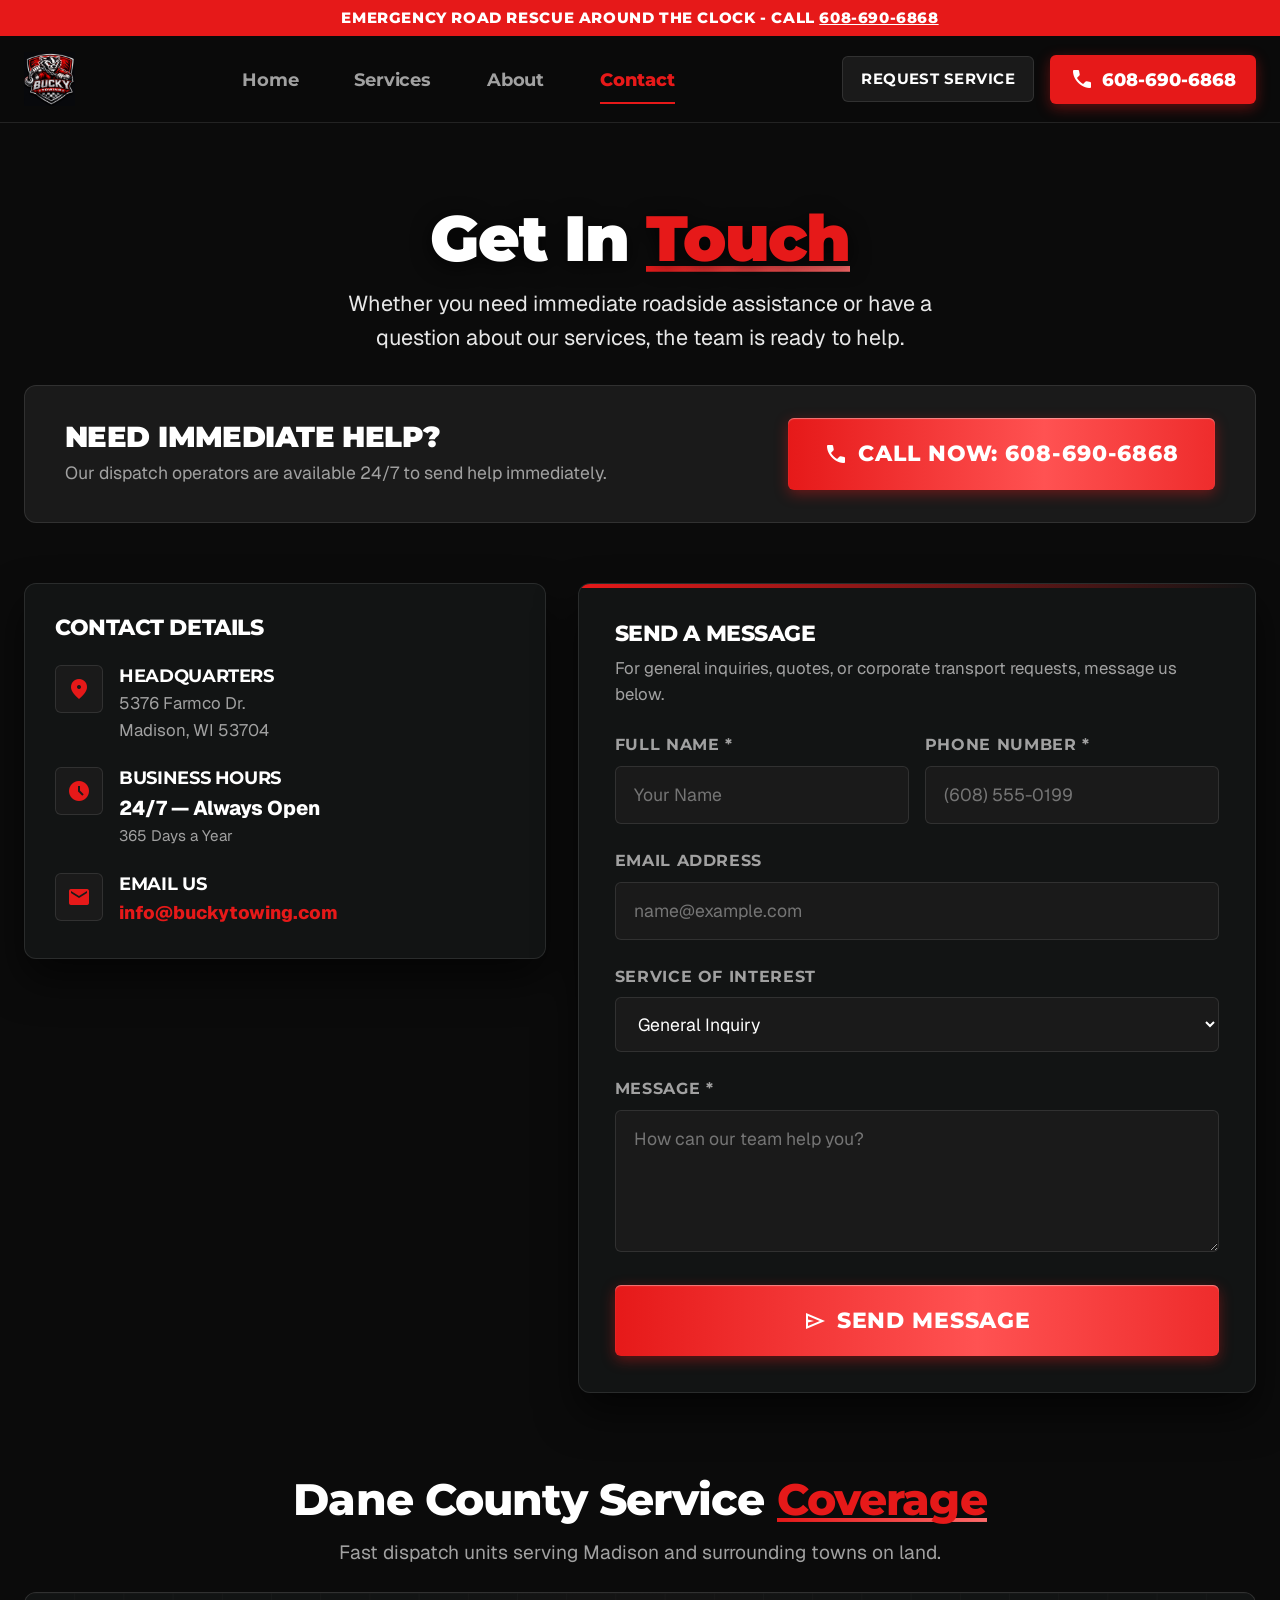
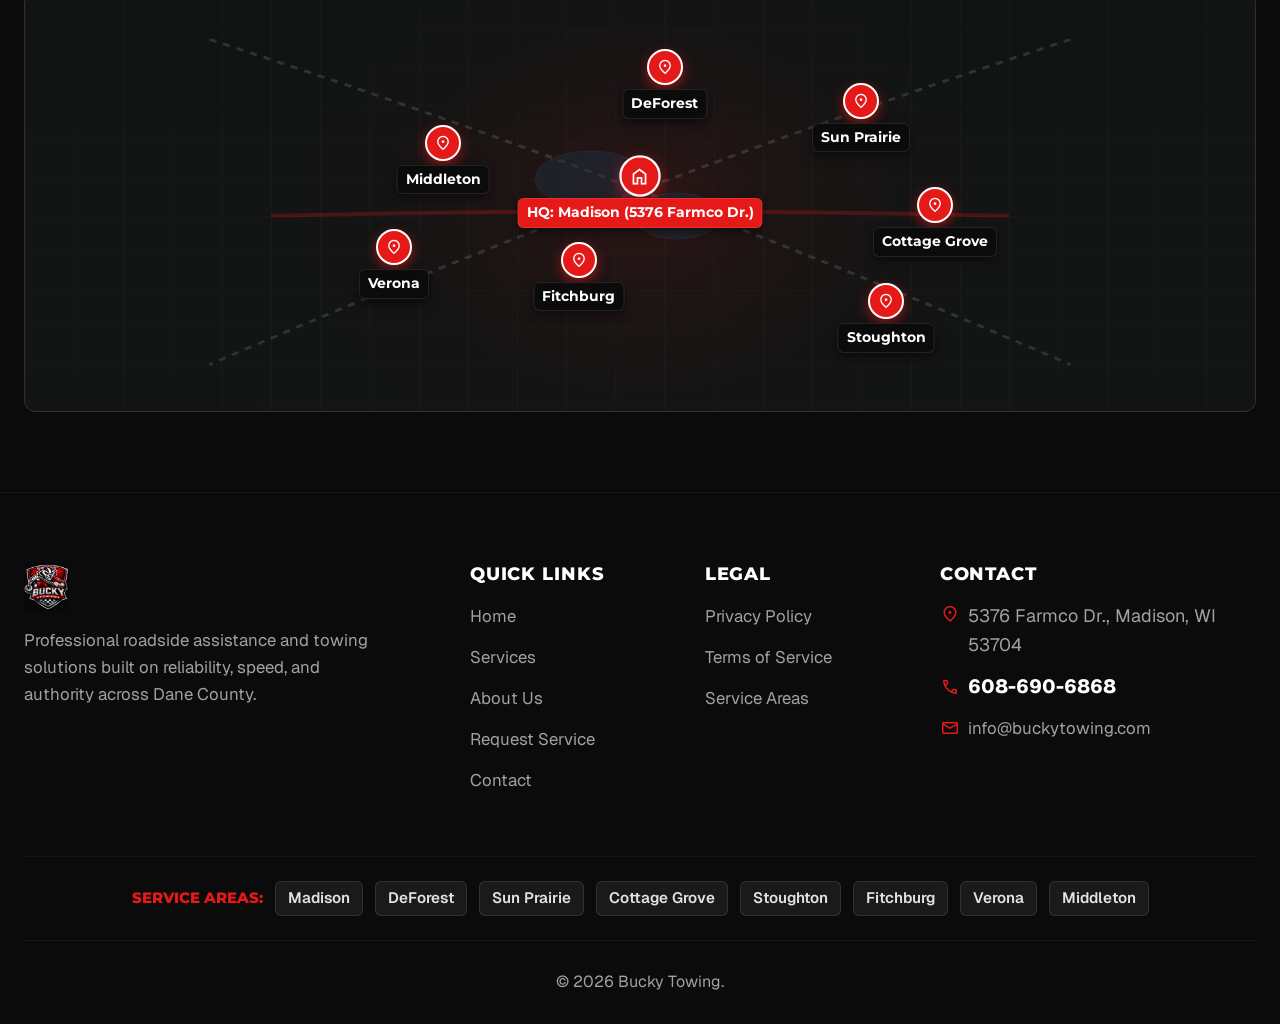
<file: contact.html>
<!DOCTYPE html>
<html lang="en">

<head>
    <meta charset="UTF-8">
    <meta name="viewport" content="width=device-width, initial-scale=1.0">
    <script>(function(h){h.classList.add('js-anim');try{if(sessionStorage.getItem('bt_intro'))h.classList.add('pl-skip')}catch(e){h.classList.add('pl-skip')}setTimeout(function(){h.classList.add('site-ready')},6500)})(document.documentElement)</script>
    <title>Contact Us | Bucky Towing - 24/7 Roadside Assistance Madison, WI</title>
    <meta name="description"
        content="Contact Bucky Towing 24/7 for emergency towing and roadside assistance in Madison and Dane County, WI. Located at 5376 Farmco Dr., Madison, WI 53704. Call 608-690-6868.">
    <link rel="canonical" href="https://buckytowing.com/contact.html">

    <!-- Open Graph / Social Meta -->
    <meta property="og:type" content="website">
    <meta property="og:url" content="https://buckytowing.com/contact.html">
    <meta property="og:title" content="Contact Bucky Towing | 24/7 Dispatch">
    <meta property="og:description"
        content="Reach our 24/7 dispatch team for immediate towing and roadside assistance across Dane County.">
    <meta property="og:image" content="assets/images/logo.png">

    <!-- Favicon / Browser Bar Icon -->
    <link rel="icon" type="image/png" href="assets/images/logo.png">
    <link rel="apple-touch-icon" href="assets/images/logo.png">

    <!-- Fonts & Icons -->
    <link rel="preconnect" href="https://fonts.googleapis.com">
    <link rel="preconnect" href="https://fonts.gstatic.com" crossorigin>
    <link
        href="https://fonts.googleapis.com/css2?family=Montserrat:wght@600;700;800;900&family=Geist:wght@400;500;600;700&family=Material+Symbols+Outlined:opsz,wght,FILL,GRAD@24,400,0..1,0&display=swap"
        rel="stylesheet">

    <!-- Core Stylesheet -->
    <link rel="stylesheet" href="css/style.css">
</head>

<body>
    <!-- Intro loader: tow truck pulling a car across the screen -->
    <div id="preloader" aria-hidden="true">
        <div class="pl-inner">
            <img class="pl-logo" src="assets/images/logo-mark.png" alt="" width="104" height="111">
            <p class="pl-title">BUCKY <span>TOWING</span></p>
            <p class="pl-tag">24/7 Roadside Rescue &middot; Dane County, WI</p>
        </div>
        <div class="pl-stage">
            <div class="pl-rig">
                <svg class="pl-svg" viewBox="0 0 560 136" xmlns="http://www.w3.org/2000/svg">
                    <defs>
                        <linearGradient id="plBody" x1="0" y1="0" x2="0" y2="1">
                            <stop offset="0" stop-color="#2a2d2e"/><stop offset="1" stop-color="#0f1111"/>
                        </linearGradient>
                        <linearGradient id="plCar" x1="0" y1="0" x2="0" y2="1">
                            <stop offset="0" stop-color="#3a3e40"/><stop offset="1" stop-color="#17191a"/>
                        </linearGradient>
                        <linearGradient id="plGlass" x1="0" y1="0" x2="1" y2="1">
                            <stop offset="0" stop-color="#5d6b75"/><stop offset="1" stop-color="#1c2328"/>
                        </linearGradient>
                        <radialGradient id="plBeam" cx="0" cy="0.5" r="1">
                            <stop offset="0" stop-color="#fff6cf" stop-opacity=".32"/><stop offset="1" stop-color="#fff6cf" stop-opacity="0"/>
                        </radialGradient>
                        <g id="plWheel">
                            <circle r="15" fill="#0b0b0b"/>
                            <circle r="15" fill="none" stroke="#2b2b2b" stroke-width="3"/>
                            <circle r="8" fill="#9aa1a5"/>
                            <g class="pl-spokes" stroke="#4a4f52" stroke-width="2.2" stroke-linecap="round">
                                <line x1="-7" y1="0" x2="7" y2="0"/><line x1="0" y1="-7" x2="0" y2="7"/>
                                <line x1="-5" y1="-5" x2="5" y2="5"/><line x1="-5" y1="5" x2="5" y2="-5"/>
                            </g>
                            <circle r="2.6" fill="#E61919"/>
                        </g>
                    </defs>
    
                    <!-- Headlight beam -->
                    <path class="pl-beam" d="M520 92 L585 80 L585 116 Z" fill="url(#plBeam)"/>
    
                    <!-- Tow sling / chain to car -->
                    <path d="M260 106 L206 123 L168 123" stroke="#5b6266" stroke-width="5" fill="none" stroke-linecap="round" stroke-linejoin="round"/>
                    <path d="M170 123 L172 114 M200 123 L198 114" stroke="#E61919" stroke-width="3.5" stroke-linecap="round"/>
    
                    <!-- Towed car (front wheels lifted) -->
                    <g class="pl-car" transform="rotate(-5 66 128)">
                        <path d="M18 110 Q20 96 40 93 L72 90 Q92 70 116 68 L160 68 Q178 70 194 88 L214 92 Q226 95 226 108 L226 116 L18 116 Z" fill="url(#plCar)" stroke="#000" stroke-width="1.2"/>
                        <path d="M80 90 Q96 75 116 74 L136 74 L136 90 Z" fill="url(#plGlass)"/>
                        <path d="M142 74 L158 74 Q172 76 184 90 L142 90 Z" fill="url(#plGlass)"/>
                        <rect x="20" y="100" width="8" height="5" rx="1.5" fill="#E61919"/>
                        <path d="M214 98 l10 2 v5 h-10 z" fill="#d7d2c0"/>
                        <line x1="28" y1="104" x2="216" y2="104" stroke="#000" stroke-opacity=".35"/>
                        <use href="#plWheel" class="pl-wheel" x="66" y="120"/>
                        <use href="#plWheel" class="pl-wheel" x="186" y="120"/>
                    </g>
    
                    <!-- Truck -->
                    <g class="pl-truck">
                        <!-- wheel-lift boom -->
                        <path d="M258 100 L258 110 L236 112 L236 106 Z" fill="#3a3f42"/>
                        <!-- bed / body -->
                        <rect x="256" y="64" width="150" height="40" rx="3" fill="url(#plBody)" stroke="#000"/>
                        <rect x="262" y="70" width="58" height="26" rx="2" fill="#141616" stroke="#2c3133"/>
                        <rect x="326" y="70" width="74" height="26" rx="2" fill="#141616" stroke="#2c3133"/>
                        <path d="M256 104 H406" stroke="#E61919" stroke-width="3"/>
                                                    <!-- chassis -->
                        <rect x="250" y="104" width="270" height="10" rx="2" fill="#1a1c1d"/>
                        <!-- cab -->
                        <path d="M408 112 L408 58 Q408 50 416 50 L466 50 Q474 50 480 58 L496 80 L516 84 Q526 86 526 96 L526 112 Z" fill="url(#plBody)" stroke="#000" stroke-width="1.2"/>
                        <path d="M440 56 L464 56 Q470 56 474 62 L486 80 L440 80 Z" fill="url(#plGlass)"/>
                        <path d="M414 56 L434 56 L434 80 L414 80 Z" fill="url(#plGlass)" opacity=".85"/>
                        <!-- door logo -->
                        <image href="assets/images/logo-mark.png" x="438" y="82" width="23" height="25"/>
                        <!-- grille, headlight, bumper -->
                        <rect x="518" y="90" width="8" height="14" rx="1.5" fill="#6d7377"/>
                        <path class="pl-headlight" d="M512 88 h10 v7 h-10 z" fill="#fff4c4"/>
                        <rect x="510" y="108" width="20" height="6" rx="2" fill="#a9b0b4"/>
                        <!-- exhaust stack -->
                        <rect x="402" y="34" width="5" height="24" rx="2" fill="#a9b0b4"/>
                        <!-- light bar -->
                        <rect x="420" y="44" width="48" height="6" rx="3" fill="#1b1b1b"/>
                        <rect class="pl-led pl-led-a" x="422" y="45" width="13" height="4" rx="2" fill="#ffae00"/>
                        <rect class="pl-led pl-led-b" x="437" y="45" width="13" height="4" rx="2" fill="#E61919"/>
                        <rect class="pl-led pl-led-a" x="452" y="45" width="13" height="4" rx="2" fill="#ffae00"/>
                        <use href="#plWheel" class="pl-wheel" x="292" y="120"/>
                        <use href="#plWheel" class="pl-wheel" x="330" y="120"/>
                        <use href="#plWheel" class="pl-wheel" x="486" y="120"/>
                    </g>
    
                    <!-- exhaust puffs -->
                    <circle class="pl-puff" cx="400" cy="30" r="5" fill="#9aa1a5"/>
                    <circle class="pl-puff pl-puff-2" cx="400" cy="30" r="4" fill="#9aa1a5"/>
                </svg>
            </div>
            <div class="pl-road"></div>
        </div>
        <div class="pl-bar"><span></span></div>
    </div>

    <!-- Emergency Announcement Bar -->
    <div
        style="background-color: var(--color-accent-red); color: white; padding: 6px 16px; text-align: center; font-family: var(--font-heading); font-size: 0.95rem; font-weight: 800; letter-spacing: 0.04em;">
        EMERGENCY ROAD RESCUE AROUND THE CLOCK - CALL <a href="tel:6086906868"
            style="text-decoration: underline;">608-690-6868</a>
    </div>

    <!-- Site Header -->
    <header class="site-header">
        <div class="container header-inner">
            <a href="index.html" class="brand-logo" aria-label="Bucky Towing Home">
                <img src="assets/images/logo.png" alt="Bucky Towing Logo" width="220" height="54">
            </a>

            <!-- Prominent Nav Tabs -->
            <nav class="main-nav" aria-label="Primary Navigation">
                <a href="index.html" class="nav-tab">Home</a>
                <a href="services.html" class="nav-tab">Services</a>
                <a href="about.html" class="nav-tab">About</a>
                <a href="contact.html" class="nav-tab active">Contact</a>
            </nav>

            <div class="header-cta">
                <a href="https://public.towbook.com/k7KV" target="_blank" rel="noopener noreferrer" class="header-request-btn">Request Service</a>
                <a href="tel:6086906868" class="header-phone-btn" title="Call Bucky Towing Dispatch">
                    <span class="material-symbols-outlined" style="font-variation-settings: 'FILL' 1;">call</span>
                    <span>608-690-6868</span>
                </a>
                <button class="mobile-menu-toggle" aria-label="Toggle mobile menu">
                    <span class="material-symbols-outlined">menu</span>
                </button>
            </div>
        </div>
    </header>

    <main class="main-content">
        <!-- Hero Title Section -->
        <section class="section-padding text-center" style="padding-bottom: 30px;">
            <div class="container reveal">
                <h1 class="hero-title" style="margin-bottom: 12px;">Get In <span class="text-accent">Touch</span></h1>
                <p class="hero-subtitle" style="margin: 0 auto;">Whether you need immediate roadside assistance or have
                    a question about our services, the team is ready to help.</p>
            </div>
        </section>

        <!-- Emergency Banner Card -->
        <section style="margin-bottom: 60px;">
            <div class="container">
                <div class="reveal contact-help-card"
                    style="background-color: var(--color-surface-charcoal); border: 1px solid var(--color-surface-border); border-radius: var(--border-radius-md); padding: 32px 40px; display: flex; flex-wrap: wrap; justify-content: space-between; align-items: center; gap: 20px;">
                    <div>
                        <h2 style="font-size: 1.8rem; font-weight: 900; margin-bottom: 4px; text-transform: uppercase;">
                            Need Immediate Help?</h2>
                        <p style="color: var(--color-text-muted); font-size: 1.1rem;">Our dispatch operators are
                            available 24/7 to send help immediately.</p>
                    </div>
                    <a href="tel:6086906868" class="btn btn-primary btn-large btn-shimmer"
                        style="font-size: 1.4rem; padding: 18px 36px;">
                        <span class="material-symbols-outlined" style="font-variation-settings: 'FILL' 1;">call</span>
                        Call Now: 608-690-6868
                    </a>
                </div>
            </div>
        </section>

        <!-- Contact Info & Message Form Grid -->
        <section class="section-padding" style="padding-top: 0;">
            <div class="container">
                <div style="display: grid; grid-template-columns: 1fr 1.3fr; gap: 32px;" class="contact-grid-layout">

                    <!-- Left: Contact Details Cards -->
                    <div class="reveal" style="display: flex; flex-direction: column; gap: 20px;">
                        <div class="form-card" style="padding: 30px;">
                            <h3
                                style="font-size: 1.4rem; font-weight: 800; margin-bottom: 24px; text-transform: uppercase;">
                                Contact Details</h3>

                            <div style="display: flex; flex-direction: column; gap: 24px;">
                                <!-- Location -->
                                <div style="display: flex; gap: 16px; align-items: flex-start;">
                                    <div
                                        style="width: 48px; height: 48px; border-radius: var(--border-radius-sm); background: var(--color-surface-charcoal); border: 1px solid var(--color-surface-border); display: flex; align-items: center; justify-content: center; color: var(--color-accent-red); flex-shrink: 0;">
                                        <span class="material-symbols-outlined"
                                            style="font-variation-settings: 'FILL' 1;">location_on</span>
                                    </div>
                                    <div>
                                        <h4
                                            style="font-size: 1.1rem; font-weight: 700; margin-bottom: 4px; text-transform: uppercase;">
                                            Headquarters</h4>
                                        <p style="color: var(--color-text-muted); font-size: 1.05rem;">5376 Farmco
                                            Dr.<br>Madison, WI 53704</p>
                                    </div>
                                </div>

                                <!-- Business Hours (24/7 per client instructions) -->
                                <div style="display: flex; gap: 16px; align-items: flex-start;">
                                    <div
                                        style="width: 48px; height: 48px; border-radius: var(--border-radius-sm); background: var(--color-surface-charcoal); border: 1px solid var(--color-surface-border); display: flex; align-items: center; justify-content: center; color: var(--color-accent-red); flex-shrink: 0;">
                                        <span class="material-symbols-outlined"
                                            style="font-variation-settings: 'FILL' 1;">schedule</span>
                                    </div>
                                    <div>
                                        <h4
                                            style="font-size: 1.1rem; font-weight: 700; margin-bottom: 4px; text-transform: uppercase;">
                                            Business Hours</h4>
                                        <p style="color: white; font-weight: 800; font-size: 1.25rem;">24/7 — Always
                                            Open</p>
                                        <p style="color: var(--color-text-muted); font-size: 0.95rem;">365 Days a Year
                                        </p>
                                    </div>
                                </div>

                                <!-- Email -->
                                <div style="display: flex; gap: 16px; align-items: flex-start;">
                                    <div
                                        style="width: 48px; height: 48px; border-radius: var(--border-radius-sm); background: var(--color-surface-charcoal); border: 1px solid var(--color-surface-border); display: flex; align-items: center; justify-content: center; color: var(--color-accent-red); flex-shrink: 0;">
                                        <span class="material-symbols-outlined"
                                            style="font-variation-settings: 'FILL' 1;">mail</span>
                                    </div>
                                    <div>
                                        <h4
                                            style="font-size: 1.1rem; font-weight: 700; margin-bottom: 4px; text-transform: uppercase;">
                                            Email Us</h4>
                                        <a href="mailto:info@buckytowing.com"
                                            style="color: var(--color-accent-red); font-weight: 800; font-size: 1.15rem;">info@buckytowing.com</a>
                                    </div>
                                </div>
                            </div>
                        </div>
                    </div>

                    <!-- Right: Send a Message Form -->
                    <div class="form-card reveal">
                        <div class="form-card-accent-bar"></div>
                        <h3 style="font-size: 1.4rem; font-weight: 800; margin-bottom: 8px; text-transform: uppercase;">
                            Send a Message</h3>
                        <p style="color: var(--color-text-muted); font-size: 1.05rem; margin-bottom: 24px;">For general
                            inquiries, quotes, or corporate transport requests, message us below.</p>

                        <form id="contact-message-form">
                            <div class="form-row">
                                <div class="form-group">
                                    <label class="form-label" for="contact_name">Full Name *</label>
                                    <input type="text" id="contact_name" class="form-input" placeholder="Your Name"
                                        required>
                                </div>
                                <div class="form-group">
                                    <label class="form-label" for="contact_phone">Phone Number *</label>
                                    <input type="tel" id="contact_phone" class="form-input" placeholder="(608) 555-0199"
                                        required>
                                </div>
                            </div>

                            <div class="form-group">
                                <label class="form-label" for="contact_email">Email Address</label>
                                <input type="email" id="contact_email" class="form-input"
                                    placeholder="name@example.com">
                            </div>

                            <div class="form-group">
                                <label class="form-label" for="contact_service">Service of Interest</label>
                                <select id="contact_service" class="form-select">
                                    <option value="" selected>General Inquiry</option>
                                    <option value="Light Duty Towing">Light & Medium Duty Towing</option>
                                    <option value="Accident Recovery">Accident Recovery</option>
                                    <option value="Roadside Assistance">Roadside Assistance</option>
                                    <option value="Commercial Transport">Commercial Fleet / Transport</option>
                                </select>
                            </div>

                            <div class="form-group">
                                <label class="form-label" for="contact_message">Message *</label>
                                <textarea id="contact_message" class="form-textarea" rows="4"
                                    placeholder="How can our team help you?" required></textarea>
                            </div>

                            <button type="submit" class="btn btn-primary btn-large btn-shimmer" style="width: 100%;">
                                <span class="material-symbols-outlined">send</span>
                                Send Message
                            </button>
                        </form>
                    </div>

                </div>
            </div>
        </section>

        <!-- Dane County Regional Coverage Map (Accurate Land Pinpoints) -->
        <section class="section-padding" style="padding-top: 0;">
            <div class="container reveal">
                <div class="section-header text-center" style="margin-bottom: 24px;">
                    <h2 class="section-title">Dane County Service <span class="text-accent">Coverage</span></h2>
                    <p class="section-subtitle" style="margin: 0 auto;">Fast dispatch units serving Madison and
                        surrounding towns on land.</p>
                </div>

                <div class="map-container">
                    <!-- Stylized Vector Map Background -->
                    <svg class="map-svg-bg" viewBox="0 0 1000 450" preserveAspectRatio="none"
                        xmlns="http://www.w3.org/2000/svg">
                        <defs>
                            <radialGradient id="mapGlow" cx="50%" cy="50%" r="50%">
                                <stop offset="0%" stop-color="#E61919" stop-opacity="0.15" />
                                <stop offset="100%" stop-color="#141414" stop-opacity="0" />
                            </radialGradient>
                            <pattern id="gridPattern" width="40" height="40" patternUnits="userSpaceOnUse">
                                <path d="M 40 0 L 0 0 0 40" fill="none" stroke="rgba(255,255,255,0.04)"
                                    stroke-width="1" />
                            </pattern>
                        </defs>
                        <rect width="100%" height="100%" fill="#121414" />
                        <rect width="100%" height="100%" fill="url(#gridPattern)" />
                        <circle cx="500" cy="225" r="300" fill="url(#mapGlow)" />

                        <!-- Major Highway Routes (I-90, I-94, Beltline Hwy 12/18, Hwy 151) -->
                        <path d="M 150 50 Q 500 200 850 400" stroke="rgba(255,255,255,0.15)" stroke-width="3"
                            fill="none" stroke-dasharray="6,6" />
                        <path d="M 850 50 Q 500 200 150 400" stroke="rgba(255,255,255,0.15)" stroke-width="3"
                            fill="none" stroke-dasharray="6,6" />
                        <path d="M 200 240 Q 500 230 800 240" stroke="rgba(230,25,25,0.3)" stroke-width="4"
                            fill="none" />

                        <!-- Water Bodies: Lake Mendota & Monona stylized accurately in Madison -->
                        <ellipse cx="460" cy="200" rx="45" ry="30" fill="rgba(30,50,70,0.5)"
                            stroke="rgba(255,255,255,0.05)" />
                        <ellipse cx="530" cy="240" rx="35" ry="25" fill="rgba(30,50,70,0.5)"
                            stroke="rgba(255,255,255,0.05)" />
                    </svg>

                    <!-- Accurate Land Pins for Cities -->
                    <!-- 1. Madison HQ / Central -->
                    <div class="map-pin" style="top: 48%; left: 50%;">
                        <div class="pin-icon" style="background-color: #E61919; transform: scale(1.15);">
                            <span class="material-symbols-outlined" style="font-size: 20px;">home</span>
                        </div>
                        <div class="pin-label" style="background-color: #E61919; color: white;">HQ: Madison<span class="pin-label-extra"> (5376 Farmco Dr.)</span></div>
                    </div>

                    <!-- 2. DeForest (North) -->
                    <div class="map-pin" style="top: 22%; left: 52%;">
                        <div class="pin-icon"><span class="material-symbols-outlined"
                                style="font-size: 18px;">location_on</span></div>
                        <div class="pin-label">DeForest</div>
                    </div>

                    <!-- 3. Sun Prairie (North-East) -->
                    <div class="map-pin" style="top: 30%; left: 68%;">
                        <div class="pin-icon"><span class="material-symbols-outlined"
                                style="font-size: 18px;">location_on</span></div>
                        <div class="pin-label">Sun Prairie</div>
                    </div>

                    <!-- 4. Cottage Grove (East) -->
                    <div class="map-pin" style="top: 55%; left: 74%;">
                        <div class="pin-icon"><span class="material-symbols-outlined"
                                style="font-size: 18px;">location_on</span></div>
                        <div class="pin-label">Cottage Grove</div>
                    </div>

                    <!-- 5. Stoughton (South-East) -->
                    <div class="map-pin" style="top: 78%; left: 70%;">
                        <div class="pin-icon"><span class="material-symbols-outlined"
                                style="font-size: 18px;">location_on</span></div>
                        <div class="pin-label">Stoughton</div>
                    </div>

                    <!-- 6. Fitchburg (South) -->
                    <div class="map-pin" style="top: 68%; left: 45%;">
                        <div class="pin-icon"><span class="material-symbols-outlined"
                                style="font-size: 18px;">location_on</span></div>
                        <div class="pin-label">Fitchburg</div>
                    </div>

                    <!-- 7. Verona (South-West) -->
                    <div class="map-pin" style="top: 65%; left: 30%;">
                        <div class="pin-icon"><span class="material-symbols-outlined"
                                style="font-size: 18px;">location_on</span></div>
                        <div class="pin-label">Verona</div>
                    </div>

                    <!-- 8. Middleton (West / North-West) -->
                    <div class="map-pin" style="top: 40%; left: 34%;">
                        <div class="pin-icon"><span class="material-symbols-outlined"
                                style="font-size: 18px;">location_on</span></div>
                        <div class="pin-label">Middleton</div>
                    </div>
                </div>
            </div>
        </section>
    </main>

    <!-- Standardized Footer -->
    <footer class="site-footer">
        <div class="container">
            <div class="footer-grid">
                <div class="footer-brand">
                    <img src="assets/images/logo.png" alt="Bucky Towing Logo"
                        style="height: 48px; width: auto; margin-bottom: 16px;">
                    <p>Professional roadside assistance and towing solutions built on reliability, speed, and authority
                        across Dane County.</p>
                </div>
                <div>
                    <h4 class="footer-col-title">Quick Links</h4>
                    <ul class="footer-links">
                        <li><a href="index.html">Home</a></li>
                        <li><a href="services.html">Services</a></li>
                        <li><a href="about.html">About Us</a></li>
                        <li><a href="https://public.towbook.com/k7KV" target="_blank" rel="noopener noreferrer">Request Service</a></li>
                        <li><a href="contact.html">Contact</a></li>
                    </ul>
                </div>
                <div>
                    <h4 class="footer-col-title">Legal</h4>
                    <ul class="footer-links">
                        <li><a href="privacy-policy.html">Privacy Policy</a></li>
                        <li><a href="terms-of-service.html">Terms of Service</a></li>
                        <li><a href="services.html#areas">Service Areas</a></li>
                    </ul>
                </div>
                <div>
                    <h4 class="footer-col-title">Contact</h4>
                    <ul class="footer-links">
                        <li style="display: flex; align-items: flex-start; gap: 8px; color: var(--color-text-muted);">
                            <span class="material-symbols-outlined text-accent"
                                style="font-size: 20px; margin-top: 2px;">location_on</span>
                            <span>5376 Farmco Dr., Madison, WI 53704</span>
                        </li>
                        <li style="display: flex; align-items: center; gap: 8px; margin-top: 10px;">
                            <span class="material-symbols-outlined text-accent" style="font-size: 20px;">call</span>
                            <a href="tel:6086906868"
                                style="color: white; font-weight: 800; font-size: 1.2rem;">608-690-6868</a>
                        </li>
                        <li style="display: flex; align-items: center; gap: 8px; margin-top: 8px;">
                            <span class="material-symbols-outlined text-accent" style="font-size: 20px;">mail</span>
                            <a href="mailto:info@buckytowing.com">info@buckytowing.com</a>
                        </li>
                    </ul>
                </div>
            </div>

            <!-- Service Areas List (Madison First) -->
            <div
                style="border-top: 1px solid var(--color-surface-border-subtle); padding-top: 24px; margin-bottom: 24px;">
                <div style="display: flex; flex-wrap: wrap; align-items: center; justify-content: center; gap: 12px;">
                    <span
                        style="font-family: var(--font-heading); font-weight: 800; font-size: 0.95rem; text-transform: uppercase; color: var(--color-accent-red);">Service
                        Areas:</span>
                    <a href="services.html" class="service-area-pill">Madison</a>
                    <a href="services.html" class="service-area-pill">DeForest</a>
                    <a href="services.html" class="service-area-pill">Sun Prairie</a>
                    <a href="services.html" class="service-area-pill">Cottage Grove</a>
                    <a href="services.html" class="service-area-pill">Stoughton</a>
                    <a href="services.html" class="service-area-pill">Fitchburg</a>
                    <a href="services.html" class="service-area-pill">Verona</a>
                    <a href="services.html" class="service-area-pill">Middleton</a>
                </div>
            </div>

            <div class="footer-bottom">

                <p>© 2026 Bucky Towing.</p>
            </div>
        </div>
    </footer>

    <!-- Mobile Bottom Navigation -->
    <nav class="mobile-bottom-nav" aria-label="Mobile Bottom Navigation">
        <a href="index.html" class="mobile-nav-item">
            <span class="material-symbols-outlined">home</span>
            <span>Home</span>
        </a>
        <a href="services.html" class="mobile-nav-item">
            <span class="material-symbols-outlined">auto_towing</span>
            <span>Services</span>
        </a>
        <a href="tel:6086906868" class="mobile-nav-item mobile-nav-item-call">
            <span class="material-symbols-outlined" style="font-variation-settings: 'FILL' 1;">call</span>
            <span>Call 24/7</span>
        </a>
        <a href="about.html" class="mobile-nav-item">
            <span class="material-symbols-outlined">info</span>
            <span>About</span>
        </a>
        <a href="contact.html" class="mobile-nav-item active">
            <span class="material-symbols-outlined" style="font-variation-settings: 'FILL' 1;">location_on</span>
            <span>Contact</span>
        </a>
    </nav>

    <style>
        @media (max-width: 991px) {
            .contact-grid-layout {
                grid-template-columns: 1fr !important;
            }
        }
    </style>

    <!-- Scripts -->
    <script src="js/lenis.min.js" defer></script>
    <script src="js/main.js" defer></script>
    <script>
        document.addEventListener('DOMContentLoaded', () => {
            const form = document.getElementById('contact-message-form');
            if (form) {
                form.addEventListener('submit', (e) => {
                    e.preventDefault();
                    const name = document.getElementById('contact_name').value;
                    alert(`Thank you, ${name}! Your message has been received. Our team will get back to you shortly.`);
                    form.reset();
                });
            }
        });
    </script>
</body>

</html>
</file>
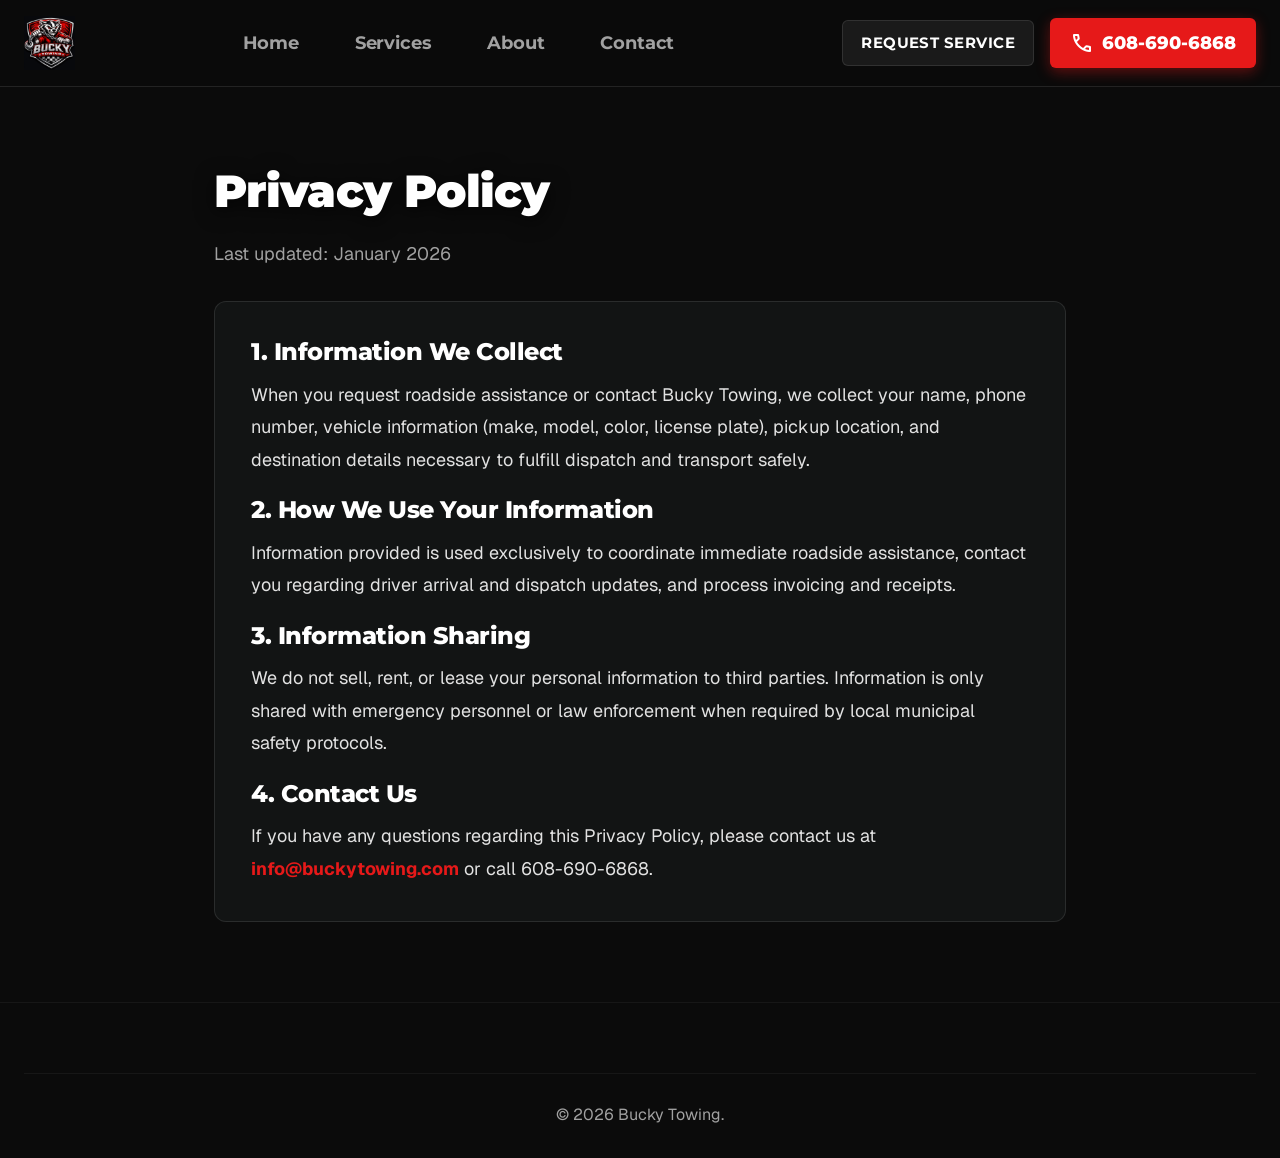
<file: privacy-policy.html>
<!DOCTYPE html>
<html lang="en">

<head>
    <meta charset="UTF-8">
    <meta name="viewport" content="width=device-width, initial-scale=1.0">
    <script>(function(h){h.classList.add('js-anim');try{if(sessionStorage.getItem('bt_intro'))h.classList.add('pl-skip')}catch(e){h.classList.add('pl-skip')}setTimeout(function(){h.classList.add('site-ready')},6500)})(document.documentElement)</script>
    <title>Privacy Policy | Bucky Towing</title>
    <meta name="description"
        content="Privacy Policy for Bucky Towing roadside assistance and emergency towing services in Madison, WI.">
    <link rel="canonical" href="https://buckytowing.com/privacy-policy.html">

    <!-- Favicon / Browser Bar Icon -->
    <link rel="icon" type="image/png" href="assets/images/logo.png">
    <link rel="apple-touch-icon" href="assets/images/logo.png">

    <link rel="preconnect" href="https://fonts.googleapis.com">
    <link rel="preconnect" href="https://fonts.gstatic.com" crossorigin>
    <link
        href="https://fonts.googleapis.com/css2?family=Montserrat:wght@600;700;800;900&family=Geist:wght@400;500;600;700&family=Material+Symbols+Outlined:opsz,wght,FILL,GRAD@24,400,0..1,0&display=swap"
        rel="stylesheet">
    <link rel="stylesheet" href="css/style.css">
</head>

<body>
    <header class="site-header">
        <div class="container header-inner">
            <a href="index.html" class="brand-logo" aria-label="Bucky Towing Home">
                <img src="assets/images/logo.png" alt="Bucky Towing Logo" width="220" height="54">
            </a>
            <nav class="main-nav">
                <a href="index.html" class="nav-tab">Home</a>
                <a href="services.html" class="nav-tab">Services</a>
                <a href="about.html" class="nav-tab">About</a>
                <a href="contact.html" class="nav-tab">Contact</a>
            </nav>
            <div class="header-cta">
                <a href="https://public.towbook.com/k7KV" target="_blank" rel="noopener noreferrer" class="header-request-btn">Request Service</a>
                <a href="tel:6086906868" class="header-phone-btn">
                    <span class="material-symbols-outlined">call</span>
                    <span>608-690-6868</span>
                </a>
            </div>
        </div>
    </header>

    <main class="main-content section-padding">
        <div class="container" style="max-width: 900px;">
            <h1 class="hero-title" style="font-size: 2.8rem; margin-bottom: 24px;">Privacy Policy</h1>
            <p style="color: var(--color-text-muted); margin-bottom: 32px;">Last updated: January 2026</p>

            <div class="legal-card"
                style="background: var(--color-surface-dim); border: 1px solid var(--color-surface-border); border-radius: var(--border-radius-md); padding: 36px; color: var(--color-text-body); line-height: 1.8;">
                <h2 style="font-size: 1.5rem; color: white; margin-bottom: 12px;">1. Information We Collect</h2>
                <p style="margin-bottom: 20px;">When you request roadside assistance or contact Bucky Towing, we collect
                    your name, phone number, vehicle information (make, model, color, license plate), pickup location,
                    and destination details necessary to fulfill dispatch and transport safely.</p>

                <h2 style="font-size: 1.5rem; color: white; margin-bottom: 12px;">2. How We Use Your Information</h2>
                <p style="margin-bottom: 20px;">Information provided is used exclusively to coordinate immediate
                    roadside assistance, contact you regarding driver arrival and dispatch updates, and process
                    invoicing and receipts.</p>

                <h2 style="font-size: 1.5rem; color: white; margin-bottom: 12px;">3. Information Sharing</h2>
                <p style="margin-bottom: 20px;">We do not sell, rent, or lease your personal information to third
                    parties. Information is only shared with emergency personnel or law enforcement when required by
                    local municipal safety protocols.</p>

                <h2 style="font-size: 1.5rem; color: white; margin-bottom: 12px;">4. Contact Us</h2>
                <p>If you have any questions regarding this Privacy Policy, please contact us at <a
                        href="mailto:info@buckytowing.com"
                        style="color: var(--color-accent-red); font-weight: 700;">info@buckytowing.com</a> or call
                    608-690-6868.</p>
            </div>
        </div>
    </main>

    <footer class="site-footer">
        <div class="container text-center">
            <p class="footer-bottom">© 2026 Bucky Towing.</p>
        </div>
    </footer>
    <script src="js/lenis.min.js" defer></script>
    <script src="js/main.js" defer></script>
</body>

</html>
</file>
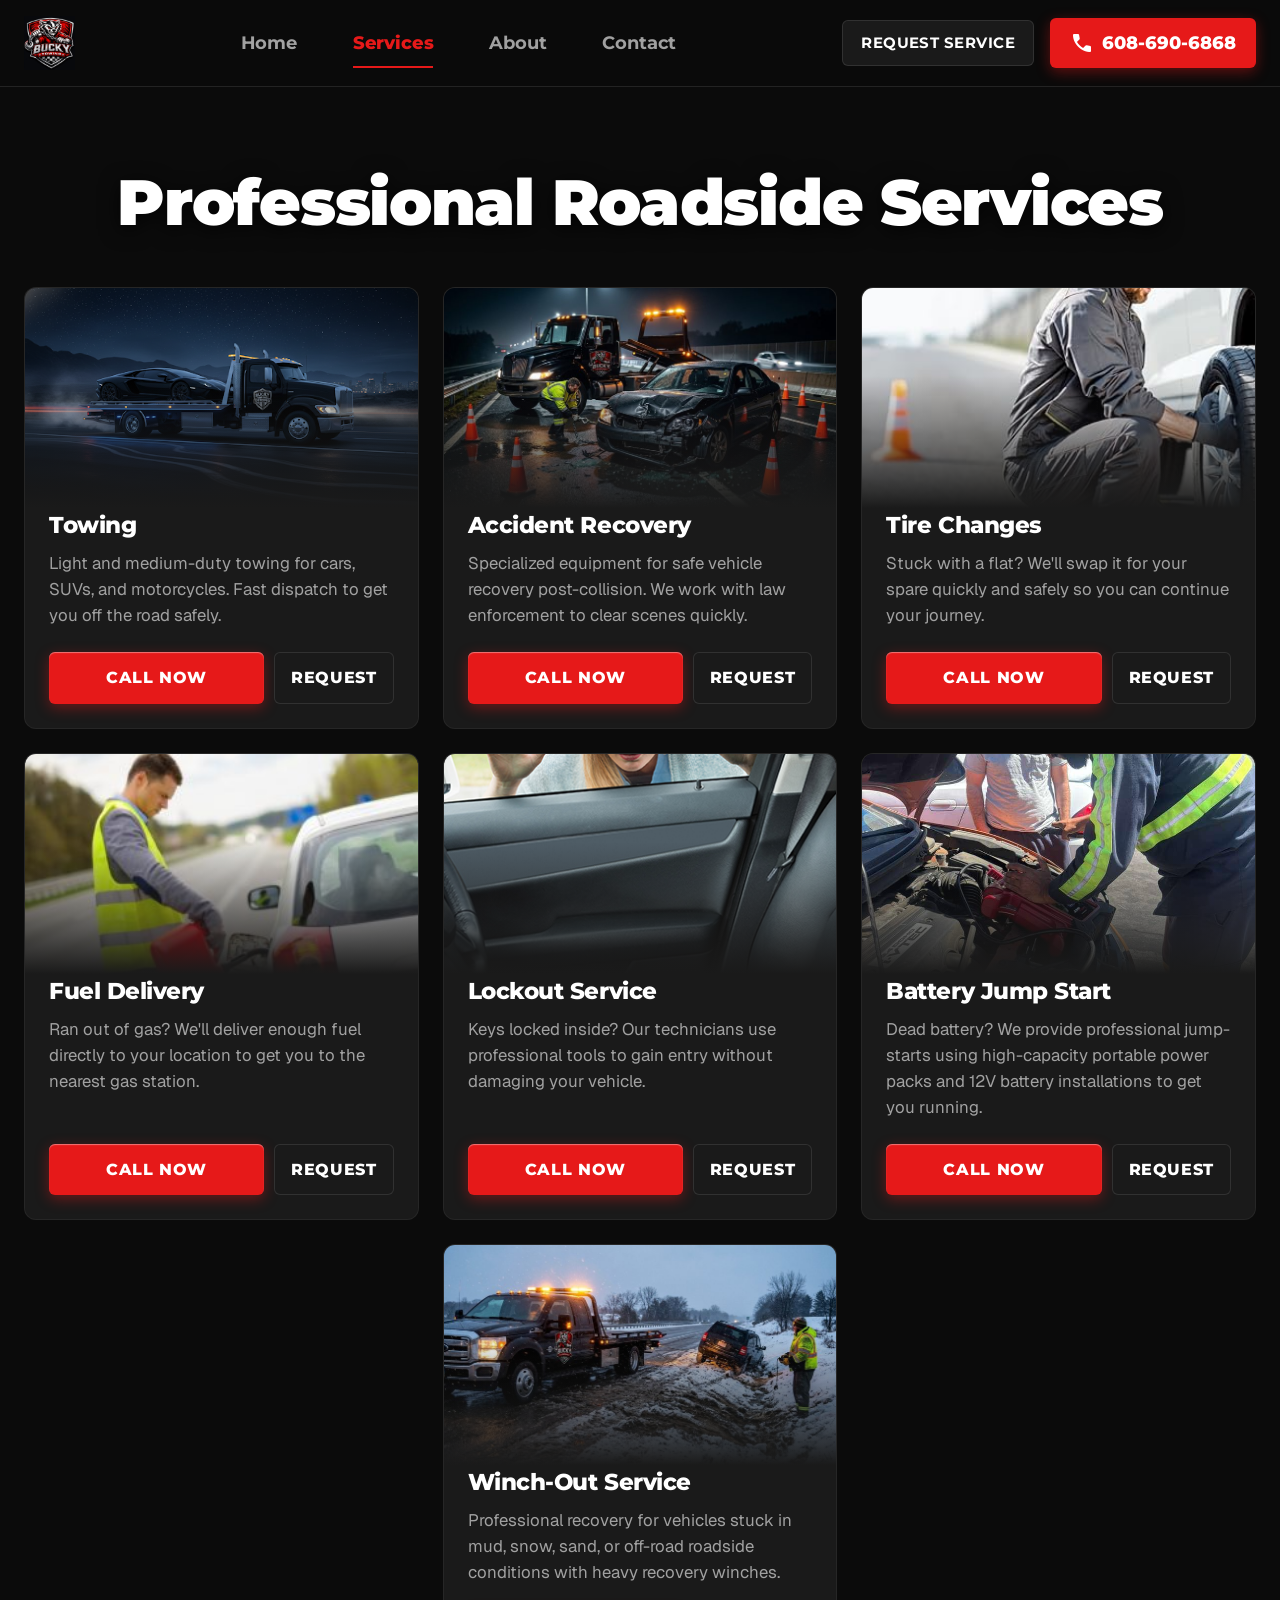
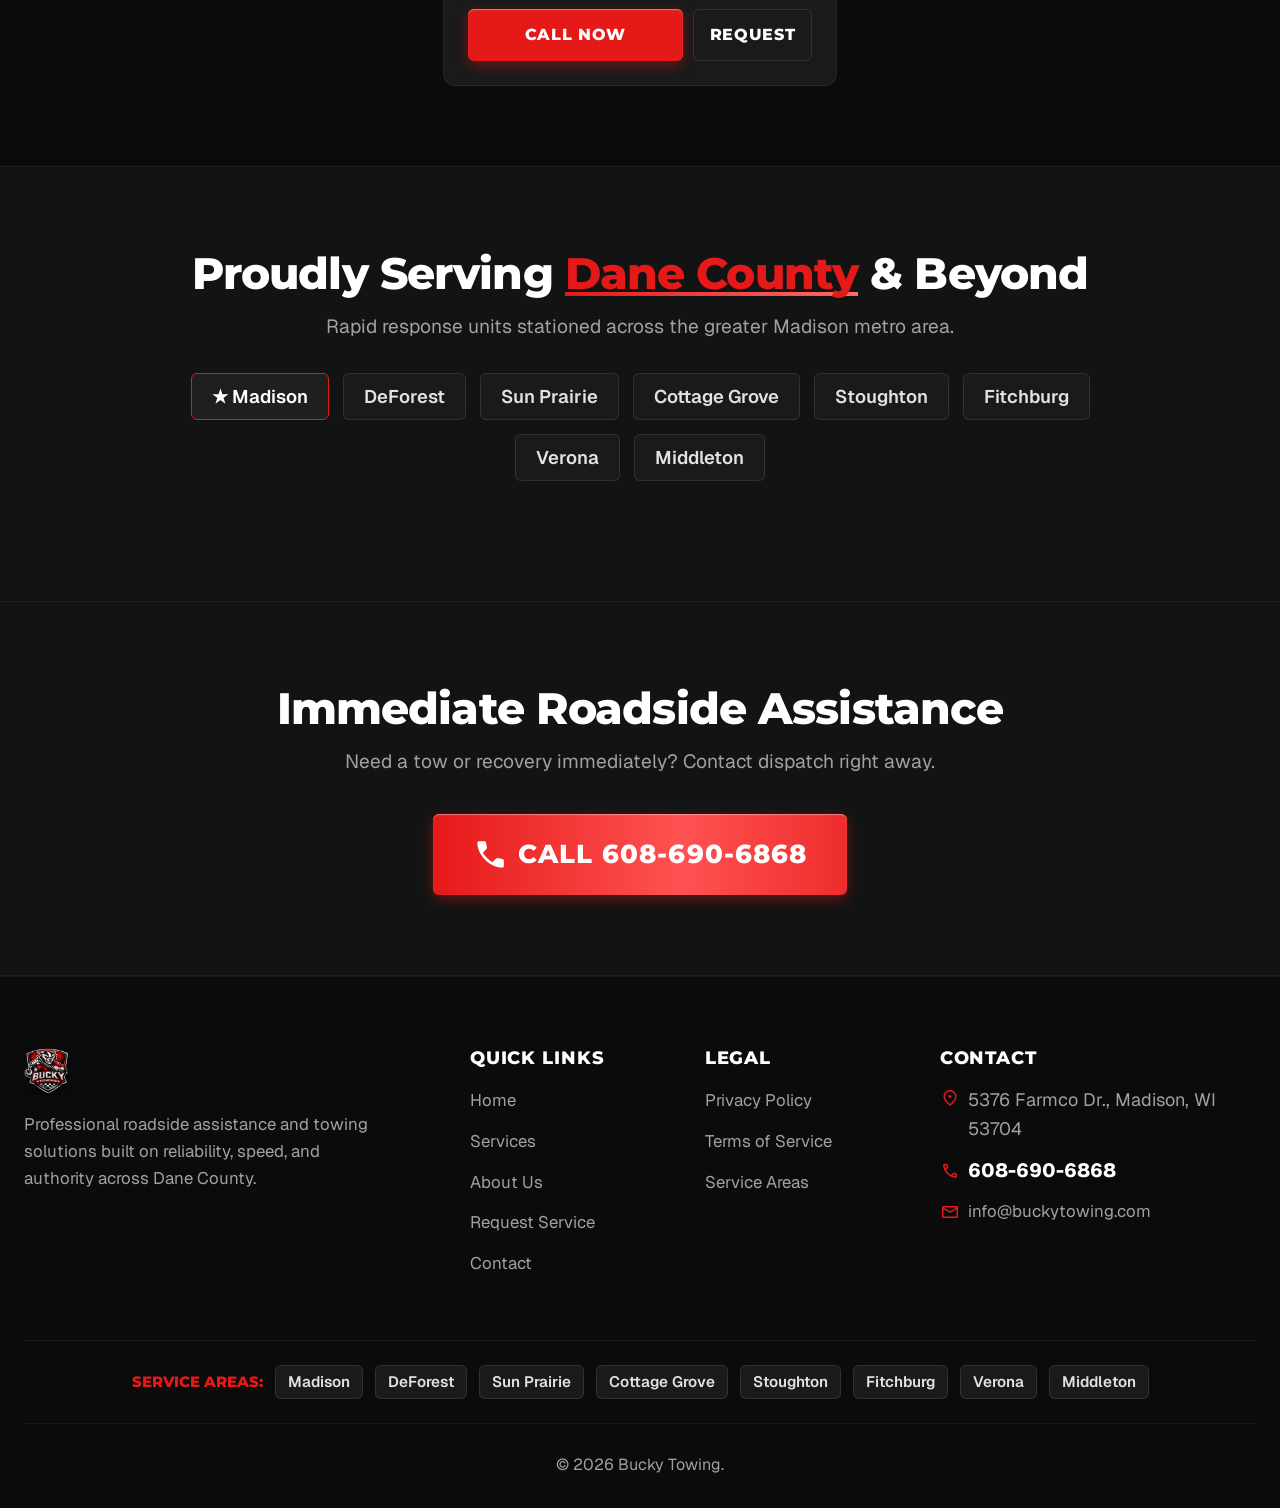
<file: services.html>
<!DOCTYPE html>
<html lang="en">

<head>
    <meta charset="UTF-8">
    <meta name="viewport" content="width=device-width, initial-scale=1.0">
    <script>(function(h){h.classList.add('js-anim');try{if(sessionStorage.getItem('bt_intro'))h.classList.add('pl-skip')}catch(e){h.classList.add('pl-skip')}setTimeout(function(){h.classList.add('site-ready')},6500)})(document.documentElement)</script>
    <title>Services | Bucky Towing - Roadside Assistance & Towing Dane County</title>
    <meta name="description"
        content="Explore Bucky Towing's complete services: light & medium duty towing, accident recovery, jump starts, lockout assistance, tire changes, fuel delivery, and winch-out recovery in Madison and Dane County, WI.">
    <link rel="canonical" href="https://buckytowing.com/services.html">

    <!-- Open Graph / Social Meta -->
    <meta property="og:type" content="website">
    <meta property="og:url" content="https://buckytowing.com/services.html">
    <meta property="og:title" content="Services | Bucky Towing - Available 24/7">
    <meta property="og:description"
        content="Professional 24/7 towing and roadside assistance services in Madison & Dane County. Fast dispatch.">
    <meta property="og:image" content="assets/images/logo.png">

    <!-- Favicon / Browser Bar Icon -->
    <link rel="icon" type="image/png" href="assets/images/logo.png">
    <link rel="apple-touch-icon" href="assets/images/logo.png">

    <!-- Fonts & Icons -->
    <link rel="preconnect" href="https://fonts.googleapis.com">
    <link rel="preconnect" href="https://fonts.gstatic.com" crossorigin>
    <link
        href="https://fonts.googleapis.com/css2?family=Montserrat:wght@600;700;800;900&family=Geist:wght@400;500;600;700&family=Material+Symbols+Outlined:opsz,wght,FILL,GRAD@24,400,0..1,0&display=swap"
        rel="stylesheet">

    <!-- Core Stylesheet -->
    <link rel="stylesheet" href="css/style.css">

    <!-- Structured Data (JSON-LD) -->
    <script type="application/ld+json">
    {
      "@context": "https://schema.org",
      "@type": "Service",
      "serviceType": "Towing and Roadside Assistance",
      "provider": {
        "@type": "AutoRepair",
        "name": "Bucky Towing",
        "telephone": "+1-608-690-6868",
        "address": {
          "@type": "PostalAddress",
          "streetAddress": "5376 Farmco Dr.",
          "addressLocality": "Madison",
          "addressRegion": "WI",
          "postalCode": "53704",
          "addressCountry": "US"
        }
      },
      "areaServed": [
        "Madison", "DeForest", "Sun Prairie", "Cottage Grove", "Stoughton", "Fitchburg", "Verona", "Middleton"
      ],
      "hasOfferCatalog": {
        "@type": "OfferCatalog",
        "name": "Towing & Roadside Services",
        "itemListElement": [
          { "@type": "Offer", "itemOffered": { "@type": "Service", "name": "Light & Medium Duty Towing" } },
          { "@type": "Offer", "itemOffered": { "@type": "Service", "name": "Accident Recovery" } },
          { "@type": "Offer", "itemOffered": { "@type": "Service", "name": "Tire Changes" } },
          { "@type": "Offer", "itemOffered": { "@type": "Service", "name": "Fuel Delivery" } },
          { "@type": "Offer", "itemOffered": { "@type": "Service", "name": "Lockout Service" } },
          { "@type": "Offer", "itemOffered": { "@type": "Service", "name": "Battery Jump Start & Installation" } },
          { "@type": "Offer", "itemOffered": { "@type": "Service", "name": "Winch-Out Service" } }
        ]
      }
    }
    </script>
</head>

<body>
    <!-- Intro loader: tow truck pulling a car across the screen -->
    <div id="preloader" aria-hidden="true">
        <div class="pl-inner">
            <img class="pl-logo" src="assets/images/logo-mark.png" alt="" width="104" height="111">
            <p class="pl-title">BUCKY <span>TOWING</span></p>
            <p class="pl-tag">24/7 Roadside Rescue &middot; Dane County, WI</p>
        </div>
        <div class="pl-stage">
            <div class="pl-rig">
                <svg class="pl-svg" viewBox="0 0 560 136" xmlns="http://www.w3.org/2000/svg">
                    <defs>
                        <linearGradient id="plBody" x1="0" y1="0" x2="0" y2="1">
                            <stop offset="0" stop-color="#2a2d2e"/><stop offset="1" stop-color="#0f1111"/>
                        </linearGradient>
                        <linearGradient id="plCar" x1="0" y1="0" x2="0" y2="1">
                            <stop offset="0" stop-color="#3a3e40"/><stop offset="1" stop-color="#17191a"/>
                        </linearGradient>
                        <linearGradient id="plGlass" x1="0" y1="0" x2="1" y2="1">
                            <stop offset="0" stop-color="#5d6b75"/><stop offset="1" stop-color="#1c2328"/>
                        </linearGradient>
                        <radialGradient id="plBeam" cx="0" cy="0.5" r="1">
                            <stop offset="0" stop-color="#fff6cf" stop-opacity=".32"/><stop offset="1" stop-color="#fff6cf" stop-opacity="0"/>
                        </radialGradient>
                        <g id="plWheel">
                            <circle r="15" fill="#0b0b0b"/>
                            <circle r="15" fill="none" stroke="#2b2b2b" stroke-width="3"/>
                            <circle r="8" fill="#9aa1a5"/>
                            <g class="pl-spokes" stroke="#4a4f52" stroke-width="2.2" stroke-linecap="round">
                                <line x1="-7" y1="0" x2="7" y2="0"/><line x1="0" y1="-7" x2="0" y2="7"/>
                                <line x1="-5" y1="-5" x2="5" y2="5"/><line x1="-5" y1="5" x2="5" y2="-5"/>
                            </g>
                            <circle r="2.6" fill="#E61919"/>
                        </g>
                    </defs>
    
                    <!-- Headlight beam -->
                    <path class="pl-beam" d="M520 92 L585 80 L585 116 Z" fill="url(#plBeam)"/>
    
                    <!-- Tow sling / chain to car -->
                    <path d="M260 106 L206 123 L168 123" stroke="#5b6266" stroke-width="5" fill="none" stroke-linecap="round" stroke-linejoin="round"/>
                    <path d="M170 123 L172 114 M200 123 L198 114" stroke="#E61919" stroke-width="3.5" stroke-linecap="round"/>
    
                    <!-- Towed car (front wheels lifted) -->
                    <g class="pl-car" transform="rotate(-5 66 128)">
                        <path d="M18 110 Q20 96 40 93 L72 90 Q92 70 116 68 L160 68 Q178 70 194 88 L214 92 Q226 95 226 108 L226 116 L18 116 Z" fill="url(#plCar)" stroke="#000" stroke-width="1.2"/>
                        <path d="M80 90 Q96 75 116 74 L136 74 L136 90 Z" fill="url(#plGlass)"/>
                        <path d="M142 74 L158 74 Q172 76 184 90 L142 90 Z" fill="url(#plGlass)"/>
                        <rect x="20" y="100" width="8" height="5" rx="1.5" fill="#E61919"/>
                        <path d="M214 98 l10 2 v5 h-10 z" fill="#d7d2c0"/>
                        <line x1="28" y1="104" x2="216" y2="104" stroke="#000" stroke-opacity=".35"/>
                        <use href="#plWheel" class="pl-wheel" x="66" y="120"/>
                        <use href="#plWheel" class="pl-wheel" x="186" y="120"/>
                    </g>
    
                    <!-- Truck -->
                    <g class="pl-truck">
                        <!-- wheel-lift boom -->
                        <path d="M258 100 L258 110 L236 112 L236 106 Z" fill="#3a3f42"/>
                        <!-- bed / body -->
                        <rect x="256" y="64" width="150" height="40" rx="3" fill="url(#plBody)" stroke="#000"/>
                        <rect x="262" y="70" width="58" height="26" rx="2" fill="#141616" stroke="#2c3133"/>
                        <rect x="326" y="70" width="74" height="26" rx="2" fill="#141616" stroke="#2c3133"/>
                        <path d="M256 104 H406" stroke="#E61919" stroke-width="3"/>
                                                    <!-- chassis -->
                        <rect x="250" y="104" width="270" height="10" rx="2" fill="#1a1c1d"/>
                        <!-- cab -->
                        <path d="M408 112 L408 58 Q408 50 416 50 L466 50 Q474 50 480 58 L496 80 L516 84 Q526 86 526 96 L526 112 Z" fill="url(#plBody)" stroke="#000" stroke-width="1.2"/>
                        <path d="M440 56 L464 56 Q470 56 474 62 L486 80 L440 80 Z" fill="url(#plGlass)"/>
                        <path d="M414 56 L434 56 L434 80 L414 80 Z" fill="url(#plGlass)" opacity=".85"/>
                        <!-- door logo -->
                        <image href="assets/images/logo-mark.png" x="438" y="82" width="23" height="25"/>
                        <!-- grille, headlight, bumper -->
                        <rect x="518" y="90" width="8" height="14" rx="1.5" fill="#6d7377"/>
                        <path class="pl-headlight" d="M512 88 h10 v7 h-10 z" fill="#fff4c4"/>
                        <rect x="510" y="108" width="20" height="6" rx="2" fill="#a9b0b4"/>
                        <!-- exhaust stack -->
                        <rect x="402" y="34" width="5" height="24" rx="2" fill="#a9b0b4"/>
                        <!-- light bar -->
                        <rect x="420" y="44" width="48" height="6" rx="3" fill="#1b1b1b"/>
                        <rect class="pl-led pl-led-a" x="422" y="45" width="13" height="4" rx="2" fill="#ffae00"/>
                        <rect class="pl-led pl-led-b" x="437" y="45" width="13" height="4" rx="2" fill="#E61919"/>
                        <rect class="pl-led pl-led-a" x="452" y="45" width="13" height="4" rx="2" fill="#ffae00"/>
                        <use href="#plWheel" class="pl-wheel" x="292" y="120"/>
                        <use href="#plWheel" class="pl-wheel" x="330" y="120"/>
                        <use href="#plWheel" class="pl-wheel" x="486" y="120"/>
                    </g>
    
                    <!-- exhaust puffs -->
                    <circle class="pl-puff" cx="400" cy="30" r="5" fill="#9aa1a5"/>
                    <circle class="pl-puff pl-puff-2" cx="400" cy="30" r="4" fill="#9aa1a5"/>
                </svg>
            </div>
            <div class="pl-road"></div>
        </div>
        <div class="pl-bar"><span></span></div>
    </div>

    <!-- Site Header -->
    <header class="site-header">
        <div class="container header-inner">
            <a href="index.html" class="brand-logo" aria-label="Bucky Towing Home">
                <img src="assets/images/logo.png" alt="Bucky Towing Logo" width="220" height="54">
            </a>

            <!-- Prominent Nav Tabs -->
            <nav class="main-nav" aria-label="Primary Navigation">
                <a href="index.html" class="nav-tab">Home</a>
                <a href="services.html" class="nav-tab active">Services</a>
                <a href="about.html" class="nav-tab">About</a>
                <a href="contact.html" class="nav-tab">Contact</a>
            </nav>

            <div class="header-cta">
                <a href="https://public.towbook.com/k7KV" target="_blank" rel="noopener noreferrer" class="header-request-btn">Request Service</a>
                <a href="tel:6086906868" class="header-phone-btn" title="Call Bucky Towing Dispatch">
                    <span class="material-symbols-outlined" style="font-variation-settings: 'FILL' 1;">call</span>
                    <span>608-690-6868</span>
                </a>
                <button class="mobile-menu-toggle" aria-label="Toggle mobile menu">
                    <span class="material-symbols-outlined">menu</span>
                </button>
            </div>
        </div>
    </header>

    <main class="main-content">
        <!-- Hero Section -->
        <section class="section-padding text-center" style="padding-bottom: 30px;">
            <div class="container reveal">
                <h1 class="hero-title" style="margin-bottom: 0;">Professional Roadside Services</h1>
            </div>
        </section>

        <!-- Services Catalog Grid -->
        <section class="section-padding" style="padding-top: 20px;">
            <div class="container">
                <div class="services-catalog-grid">

                    <!-- 1. Towing -->
                    <article class="catalog-card reveal">
                        <div class="catalog-card-image">
                            <img src="assets/images/hero-tow-truck.jpg" alt="Light and Medium Duty Towing"
                                loading="lazy" width="600" height="350">
                            <div class="catalog-card-image-overlay"></div>
                        </div>
                        <div class="catalog-card-body">
                            <h2 class="catalog-card-title">Towing</h2>
                            <p class="catalog-card-desc">Light and medium-duty towing for cars, SUVs, and motorcycles.
                                Fast dispatch to get you off the road safely.</p>
                            <div style="display: flex; gap: 10px; margin-top: auto;">
                                <a href="tel:6086906868" class="btn btn-primary"
                                    style="flex: 1; padding: 12px 16px; font-size: 1rem;">
                                    Call Now
                                </a>
                                <a href="https://public.towbook.com/k7KV" target="_blank" rel="noopener noreferrer"
                                    class="btn btn-secondary"
                                    style="padding: 12px 16px; font-size: 1rem;">
                                    Request
                                </a>
                            </div>
                        </div>
                    </article>

                    <!-- 2. Accident Recovery -->
                    <article class="catalog-card reveal">
                        <div class="catalog-card-image">
                            <img src="assets/images/accident-recovery-bucky-towing.jpg" srcset="assets/images/accident-recovery-bucky-towing-800.jpg 800w, assets/images/accident-recovery-bucky-towing.jpg 1376w" sizes="(max-width: 640px) 100vw, (max-width: 991px) 50vw, 33vw"
                                alt="Emergency Accident Recovery and Collision Scene Clearing" loading="lazy" width="600"
                                height="350">
                            <div class="catalog-card-image-overlay"></div>
                        </div>
                        <div class="catalog-card-body">
                            <h2 class="catalog-card-title">Accident Recovery</h2>
                            <p class="catalog-card-desc">Specialized equipment for safe vehicle recovery post-collision.
                                We work with law enforcement to clear scenes quickly.</p>
                            <div style="display: flex; gap: 10px; margin-top: auto;">
                                <a href="tel:6086906868" class="btn btn-primary"
                                    style="flex: 1; padding: 12px 16px; font-size: 1rem;">
                                    Call Now
                                </a>
                                <a href="https://public.towbook.com/k7KV" target="_blank" rel="noopener noreferrer"
                                    class="btn btn-secondary"
                                    style="padding: 12px 16px; font-size: 1rem;">
                                    Request
                                </a>
                            </div>
                        </div>
                    </article>

                    <!-- 3. Tire Changes -->
                    <article class="catalog-card reveal">
                        <div class="catalog-card-image">
                            <img src="assets/images/tire-change.jpeg" alt="Roadside Tire Change Service" loading="lazy"
                                width="600" height="350">
                            <div class="catalog-card-image-overlay"></div>
                        </div>
                        <div class="catalog-card-body">
                            <h2 class="catalog-card-title">Tire Changes</h2>
                            <p class="catalog-card-desc">Stuck with a flat? We'll swap it for your spare quickly and
                                safely so you can continue your journey.</p>
                            <div style="display: flex; gap: 10px; margin-top: auto;">
                                <a href="tel:6086906868" class="btn btn-primary"
                                    style="flex: 1; padding: 12px 16px; font-size: 1rem;">
                                    Call Now
                                </a>

                                <a href="https://public.towbook.com/k7KV" target="_blank" rel="noopener noreferrer" class="btn btn-secondary"
                                    style="padding: 12px 16px; font-size: 1rem;">
                                    Request
                                </a>
                            </div>
                        </div>
                    </article>

                    <!-- 4. Fuel Delivery -->
                    <article class="catalog-card reveal">
                        <div class="catalog-card-image">
                            <img src="assets/images/fuel-delivery.jpg"
                                alt="Emergency Fuel Delivery to Nearest Gas Station" loading="lazy" width="600"
                                height="350">
                            <div class="catalog-card-image-overlay"></div>
                        </div>
                        <div class="catalog-card-body">
                            <h2 class="catalog-card-title">Fuel Delivery</h2>
                            <p class="catalog-card-desc">Ran out of gas? We'll deliver enough fuel directly to your
                                location to get you to the nearest gas station.</p>
                            <div style="display: flex; gap: 10px; margin-top: auto;">
                                <a href="tel:6086906868" class="btn btn-primary"
                                    style="flex: 1; padding: 12px 16px; font-size: 1rem;">
                                    Call Now
                                </a>
                                <a href="https://public.towbook.com/k7KV" target="_blank" rel="noopener noreferrer"
                                    class="btn btn-secondary"
                                    style="padding: 12px 16px; font-size: 1rem;">
                                    Request
                                </a>
                            </div>
                        </div>
                    </article>

                    <!-- 5. Lockout Service -->
                    <article class="catalog-card reveal">
                        <div class="catalog-card-image">
                            <img src="assets/images/car-lockout.jpg" alt="Vehicle Lockout Entry Service" loading="lazy"
                                width="600" height="350">
                            <div class="catalog-card-image-overlay"></div>
                        </div>
                        <div class="catalog-card-body">
                            <h2 class="catalog-card-title">Lockout Service</h2>
                            <p class="catalog-card-desc">Keys locked inside? Our technicians use professional tools to
                                gain entry without damaging your vehicle.</p>
                            <div style="display: flex; gap: 10px; margin-top: auto;">
                                <a href="tel:6086906868" class="btn btn-primary"
                                    style="flex: 1; padding: 12px 16px; font-size: 1rem;">
                                    Call Now
                                </a>
                                <a href="https://public.towbook.com/k7KV" target="_blank" rel="noopener noreferrer"
                                    class="btn btn-secondary"
                                    style="padding: 12px 16px; font-size: 1rem;">
                                    Request
                                </a>
                            </div>
                        </div>
                    </article>

                    <!-- 6. Battery Jump Start & 12V Replacement -->
                    <article class="catalog-card reveal">
                        <div class="catalog-card-image">
                            <img src="assets/images/service-jump-start.jpg"
                                alt="Battery Jump Start and 12V Battery Replacement" loading="lazy" width="600"
                                height="350">
                            <div class="catalog-card-image-overlay"></div>
                        </div>
                        <div class="catalog-card-body">
                            <h2 class="catalog-card-title">Battery Jump Start</h2>
                            <p class="catalog-card-desc">Dead battery? We provide professional jump-starts using
                                high-capacity portable power packs and 12V battery installations to get you running.</p>
                            <div style="display: flex; gap: 10px; margin-top: auto;">
                                <a href="tel:6086906868" class="btn btn-primary"
                                    style="flex: 1; padding: 12px 16px; font-size: 1rem;">
                                    Call Now
                                </a>
                                <a href="https://public.towbook.com/k7KV" target="_blank" rel="noopener noreferrer"
                                    class="btn btn-secondary"
                                    style="padding: 12px 16px; font-size: 1rem;">
                                    Request
                                </a>
                            </div>
                        </div>
                    </article>

                    <!-- 7. Winch-Out Service -->
                    <article class="catalog-card reveal" style="grid-column: span 1;">
                        <div class="catalog-card-image">
                            <img src="assets/images/winch-out-service-bucky-towing.jpg" srcset="assets/images/winch-out-service-bucky-towing-800.jpg 800w, assets/images/winch-out-service-bucky-towing.jpg 1376w" sizes="(max-width: 640px) 100vw, (max-width: 991px) 50vw, 33vw"
                                alt="Off-road Winch-out and Vehicle Recovery" loading="lazy" width="600" height="350">
                            <div class="catalog-card-image-overlay"></div>
                        </div>
                        <div class="catalog-card-body">
                            <h2 class="catalog-card-title">Winch-Out Service</h2>
                            <p class="catalog-card-desc">Professional recovery for vehicles stuck in mud, snow, sand, or
                                off-road roadside conditions with heavy recovery winches.</p>
                            <div style="display: flex; gap: 10px; margin-top: auto;">
                                <a href="tel:6086906868" class="btn btn-primary"
                                    style="flex: 1; padding: 12px 16px; font-size: 1rem;">
                                    Call Now
                                </a>
                                <a href="https://public.towbook.com/k7KV" target="_blank" rel="noopener noreferrer"
                                    class="btn btn-secondary"
                                    style="padding: 12px 16px; font-size: 1rem;">
                                    Request
                                </a>
                            </div>
                        </div>
                    </article>

                </div>
            </div>
        </section>

        <!-- Service Areas Section (Madison First per client instruction) -->
        <section class="section-padding" id="areas"
            style="background-color: var(--color-surface-dim); border-top: 1px solid var(--color-surface-border-subtle);">
            <div class="container reveal">
                <div class="section-header text-center" style="margin-bottom: 30px;">
                    <h2 class="section-title">Proudly Serving <span class="text-accent">Dane County</span> & Beyond</h2>
                    <p class="section-subtitle" style="margin: 0 auto;">Rapid response units stationed across the
                        greater Madison metro area.</p>
                </div>

                <div class="service-areas-pills"
                    style="justify-content: center; gap: 14px; max-width: 900px; margin: 0 auto 40px;">
                    <span class="service-area-pill"
                        style="font-size: 1.15rem; padding: 8px 20px; border-color: var(--color-accent-red); color: white; background: #1F1F1F;">★
                        Madison</span>
                    <span class="service-area-pill" style="font-size: 1.15rem; padding: 8px 20px;">DeForest</span>
                    <span class="service-area-pill" style="font-size: 1.15rem; padding: 8px 20px;">Sun Prairie</span>
                    <span class="service-area-pill" style="font-size: 1.15rem; padding: 8px 20px;">Cottage Grove</span>
                    <span class="service-area-pill" style="font-size: 1.15rem; padding: 8px 20px;">Stoughton</span>
                    <span class="service-area-pill" style="font-size: 1.15rem; padding: 8px 20px;">Fitchburg</span>
                    <span class="service-area-pill" style="font-size: 1.15rem; padding: 8px 20px;">Verona</span>
                    <span class="service-area-pill" style="font-size: 1.15rem; padding: 8px 20px;">Middleton</span>
                </div>
            </div>
        </section>

        <!-- Emergency CTA -->
        <section class="emergency-cta-section">
            <div class="container reveal">
                <h2 class="section-title">Immediate Roadside Assistance</h2>
                <p class="section-subtitle" style="margin: 0 auto 36px;">Need a tow or recovery immediately? Contact
                    dispatch right away.</p>
                <a href="tel:6086906868" class="btn btn-primary btn-large btn-shimmer"
                    style="font-size: 1.6rem; padding: 20px 40px;">
                    <span class="material-symbols-outlined"
                        style="font-variation-settings: 'FILL' 1; font-size: 2.2rem;">call</span>
                    Call 608-690-6868
                </a>
            </div>
        </section>
    </main>

    <!-- Standardized Footer -->
    <footer class="site-footer">
        <div class="container">
            <div class="footer-grid">
                <div class="footer-brand">
                    <img src="assets/images/logo.png" alt="Bucky Towing Logo"
                        style="height: 48px; width: auto; margin-bottom: 16px;">
                    <p>Professional roadside assistance and towing solutions built on reliability, speed, and authority
                        across Dane County.</p>
                </div>
                <div>
                    <h4 class="footer-col-title">Quick Links</h4>
                    <ul class="footer-links">
                        <li><a href="index.html">Home</a></li>
                        <li><a href="services.html">Services</a></li>
                        <li><a href="about.html">About Us</a></li>
                        <li><a href="https://public.towbook.com/k7KV" target="_blank" rel="noopener noreferrer">Request Service</a></li>
                        <li><a href="contact.html">Contact</a></li>
                    </ul>
                </div>
                <div>
                    <h4 class="footer-col-title">Legal</h4>
                    <ul class="footer-links">
                        <li><a href="privacy-policy.html">Privacy Policy</a></li>
                        <li><a href="terms-of-service.html">Terms of Service</a></li>
                        <li><a href="services.html#areas">Service Areas</a></li>
                    </ul>
                </div>
                <div>
                    <h4 class="footer-col-title">Contact</h4>
                    <ul class="footer-links">
                        <li style="display: flex; align-items: flex-start; gap: 8px; color: var(--color-text-muted);">
                            <span class="material-symbols-outlined text-accent"
                                style="font-size: 20px; margin-top: 2px;">location_on</span>
                            <span>5376 Farmco Dr., Madison, WI 53704</span>
                        </li>
                        <li style="display: flex; align-items: center; gap: 8px; margin-top: 10px;">
                            <span class="material-symbols-outlined text-accent" style="font-size: 20px;">call</span>
                            <a href="tel:6086906868"
                                style="color: white; font-weight: 800; font-size: 1.2rem;">608-690-6868</a>
                        </li>
                        <li style="display: flex; align-items: center; gap: 8px; margin-top: 8px;">
                            <span class="material-symbols-outlined text-accent" style="font-size: 20px;">mail</span>
                            <a href="mailto:info@buckytowing.com">info@buckytowing.com</a>
                        </li>
                    </ul>
                </div>
            </div>

            <!-- Service Areas List (Madison First) -->
            <div
                style="border-top: 1px solid var(--color-surface-border-subtle); padding-top: 24px; margin-bottom: 24px;">
                <div style="display: flex; flex-wrap: wrap; align-items: center; justify-content: center; gap: 12px;">
                    <span
                        style="font-family: var(--font-heading); font-weight: 800; font-size: 0.95rem; text-transform: uppercase; color: var(--color-accent-red);">Service
                        Areas:</span>
                    <a href="services.html" class="service-area-pill">Madison</a>
                    <a href="services.html" class="service-area-pill">DeForest</a>
                    <a href="services.html" class="service-area-pill">Sun Prairie</a>
                    <a href="services.html" class="service-area-pill">Cottage Grove</a>
                    <a href="services.html" class="service-area-pill">Stoughton</a>
                    <a href="services.html" class="service-area-pill">Fitchburg</a>
                    <a href="services.html" class="service-area-pill">Verona</a>
                    <a href="services.html" class="service-area-pill">Middleton</a>
                </div>
            </div>

            <div class="footer-bottom">

                <p>© 2026 Bucky Towing.</p>
            </div>
        </div>
    </footer>

    <!-- Mobile Bottom Navigation -->
    <nav class="mobile-bottom-nav" aria-label="Mobile Bottom Navigation">
        <a href="index.html" class="mobile-nav-item">
            <span class="material-symbols-outlined">home</span>
            <span>Home</span>
        </a>
        <a href="services.html" class="mobile-nav-item active">
            <span class="material-symbols-outlined" style="font-variation-settings: 'FILL' 1;">auto_towing</span>
            <span>Services</span>
        </a>
        <a href="tel:6086906868" class="mobile-nav-item mobile-nav-item-call">
            <span class="material-symbols-outlined" style="font-variation-settings: 'FILL' 1;">call</span>
            <span>Call 24/7</span>
        </a>
        <a href="about.html" class="mobile-nav-item">
            <span class="material-symbols-outlined">info</span>
            <span>About</span>
        </a>
        <a href="contact.html" class="mobile-nav-item">
            <span class="material-symbols-outlined">location_on</span>
            <span>Contact</span>
        </a>
    </nav>

    <!-- Scripts -->
    <script src="js/lenis.min.js" defer></script>
    <script src="js/main.js" defer></script>
</body>

</html>
</file>
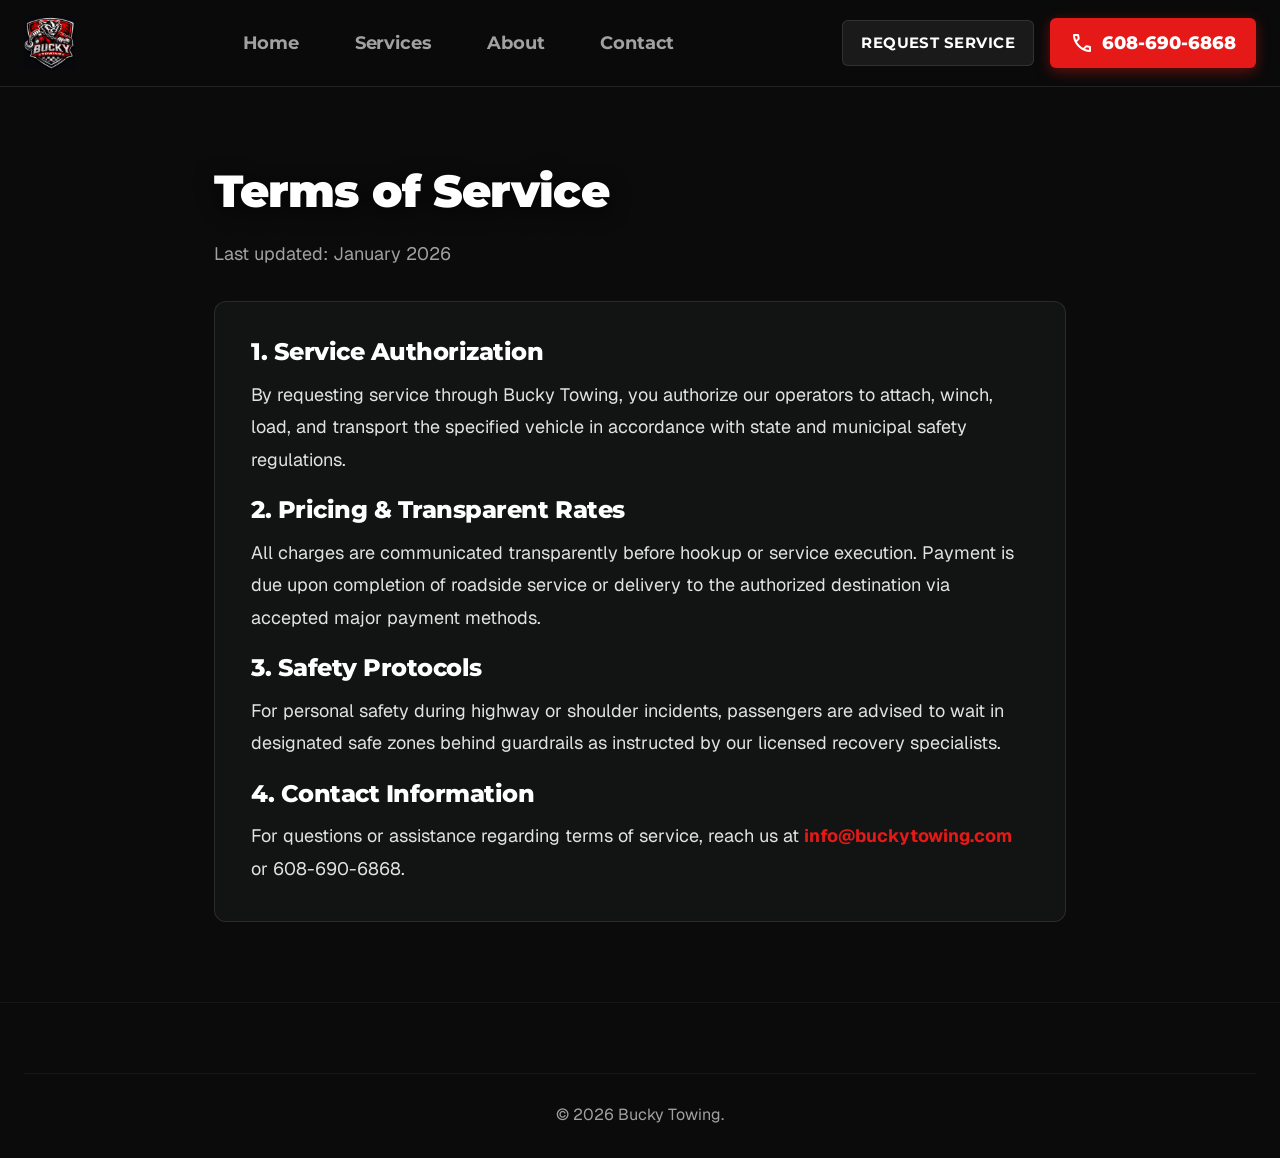
<file: terms-of-service.html>
<!DOCTYPE html>
<html lang="en">

<head>
    <meta charset="UTF-8">
    <meta name="viewport" content="width=device-width, initial-scale=1.0">
    <script>(function(h){h.classList.add('js-anim');try{if(sessionStorage.getItem('bt_intro'))h.classList.add('pl-skip')}catch(e){h.classList.add('pl-skip')}setTimeout(function(){h.classList.add('site-ready')},6500)})(document.documentElement)</script>
    <title>Terms of Service | Bucky Towing</title>
    <meta name="description"
        content="Terms of Service for Bucky Towing roadside assistance and vehicle transport in Madison and Dane County, WI.">
    <link rel="canonical" href="https://buckytowing.com/terms-of-service.html">

    <!-- Favicon / Browser Bar Icon -->
    <link rel="icon" type="image/png" href="assets/images/logo.png">
    <link rel="apple-touch-icon" href="assets/images/logo.png">

    <link rel="preconnect" href="https://fonts.googleapis.com">
    <link rel="preconnect" href="https://fonts.gstatic.com" crossorigin>
    <link
        href="https://fonts.googleapis.com/css2?family=Montserrat:wght@600;700;800;900&family=Geist:wght@400;500;600;700&family=Material+Symbols+Outlined:opsz,wght,FILL,GRAD@24,400,0..1,0&display=swap"
        rel="stylesheet">
    <link rel="stylesheet" href="css/style.css">
</head>

<body>
    <header class="site-header">
        <div class="container header-inner">
            <a href="index.html" class="brand-logo" aria-label="Bucky Towing Home">
                <img src="assets/images/logo.png" alt="Bucky Towing Logo" width="220" height="54">
            </a>
            <nav class="main-nav">
                <a href="index.html" class="nav-tab">Home</a>
                <a href="services.html" class="nav-tab">Services</a>
                <a href="about.html" class="nav-tab">About</a>
                <a href="contact.html" class="nav-tab">Contact</a>
            </nav>
            <div class="header-cta">
                <a href="https://public.towbook.com/k7KV" target="_blank" rel="noopener noreferrer" class="header-request-btn">Request Service</a>
                <a href="tel:6086906868" class="header-phone-btn">
                    <span class="material-symbols-outlined">call</span>
                    <span>608-690-6868</span>
                </a>
            </div>
        </div>
    </header>

    <main class="main-content section-padding">
        <div class="container" style="max-width: 900px;">
            <h1 class="hero-title" style="font-size: 2.8rem; margin-bottom: 24px;">Terms of Service</h1>
            <p style="color: var(--color-text-muted); margin-bottom: 32px;">Last updated: January 2026</p>

            <div class="legal-card"
                style="background: var(--color-surface-dim); border: 1px solid var(--color-surface-border); border-radius: var(--border-radius-md); padding: 36px; color: var(--color-text-body); line-height: 1.8;">
                <h2 style="font-size: 1.5rem; color: white; margin-bottom: 12px;">1. Service Authorization</h2>
                <p style="margin-bottom: 20px;">By requesting service through Bucky Towing, you authorize our operators
                    to attach, winch, load, and transport the specified vehicle in accordance with state and municipal
                    safety regulations.</p>

                <h2 style="font-size: 1.5rem; color: white; margin-bottom: 12px;">2. Pricing & Transparent Rates</h2>
                <p style="margin-bottom: 20px;">All charges are communicated transparently before hookup or service
                    execution. Payment is due upon completion of roadside service or delivery to the authorized
                    destination via accepted major payment methods.</p>

                <h2 style="font-size: 1.5rem; color: white; margin-bottom: 12px;">3. Safety Protocols</h2>
                <p style="margin-bottom: 20px;">For personal safety during highway or shoulder incidents, passengers are
                    advised to wait in designated safe zones behind guardrails as instructed by our licensed recovery
                    specialists.</p>

                <h2 style="font-size: 1.5rem; color: white; margin-bottom: 12px;">4. Contact Information</h2>
                <p>For questions or assistance regarding terms of service, reach us at <a
                        href="mailto:info@buckytowing.com"
                        style="color: var(--color-accent-red); font-weight: 700;">info@buckytowing.com</a> or
                    608-690-6868.</p>
            </div>
        </div>
    </main>

    <footer class="site-footer">
        <div class="container text-center">

            <p class="footer-bottom">© 2026 Bucky Towing.</p>
        </div>
    </footer>
    <script src="js/lenis.min.js" defer></script>
    <script src="js/main.js" defer></script>
</body>

</html>
</file>
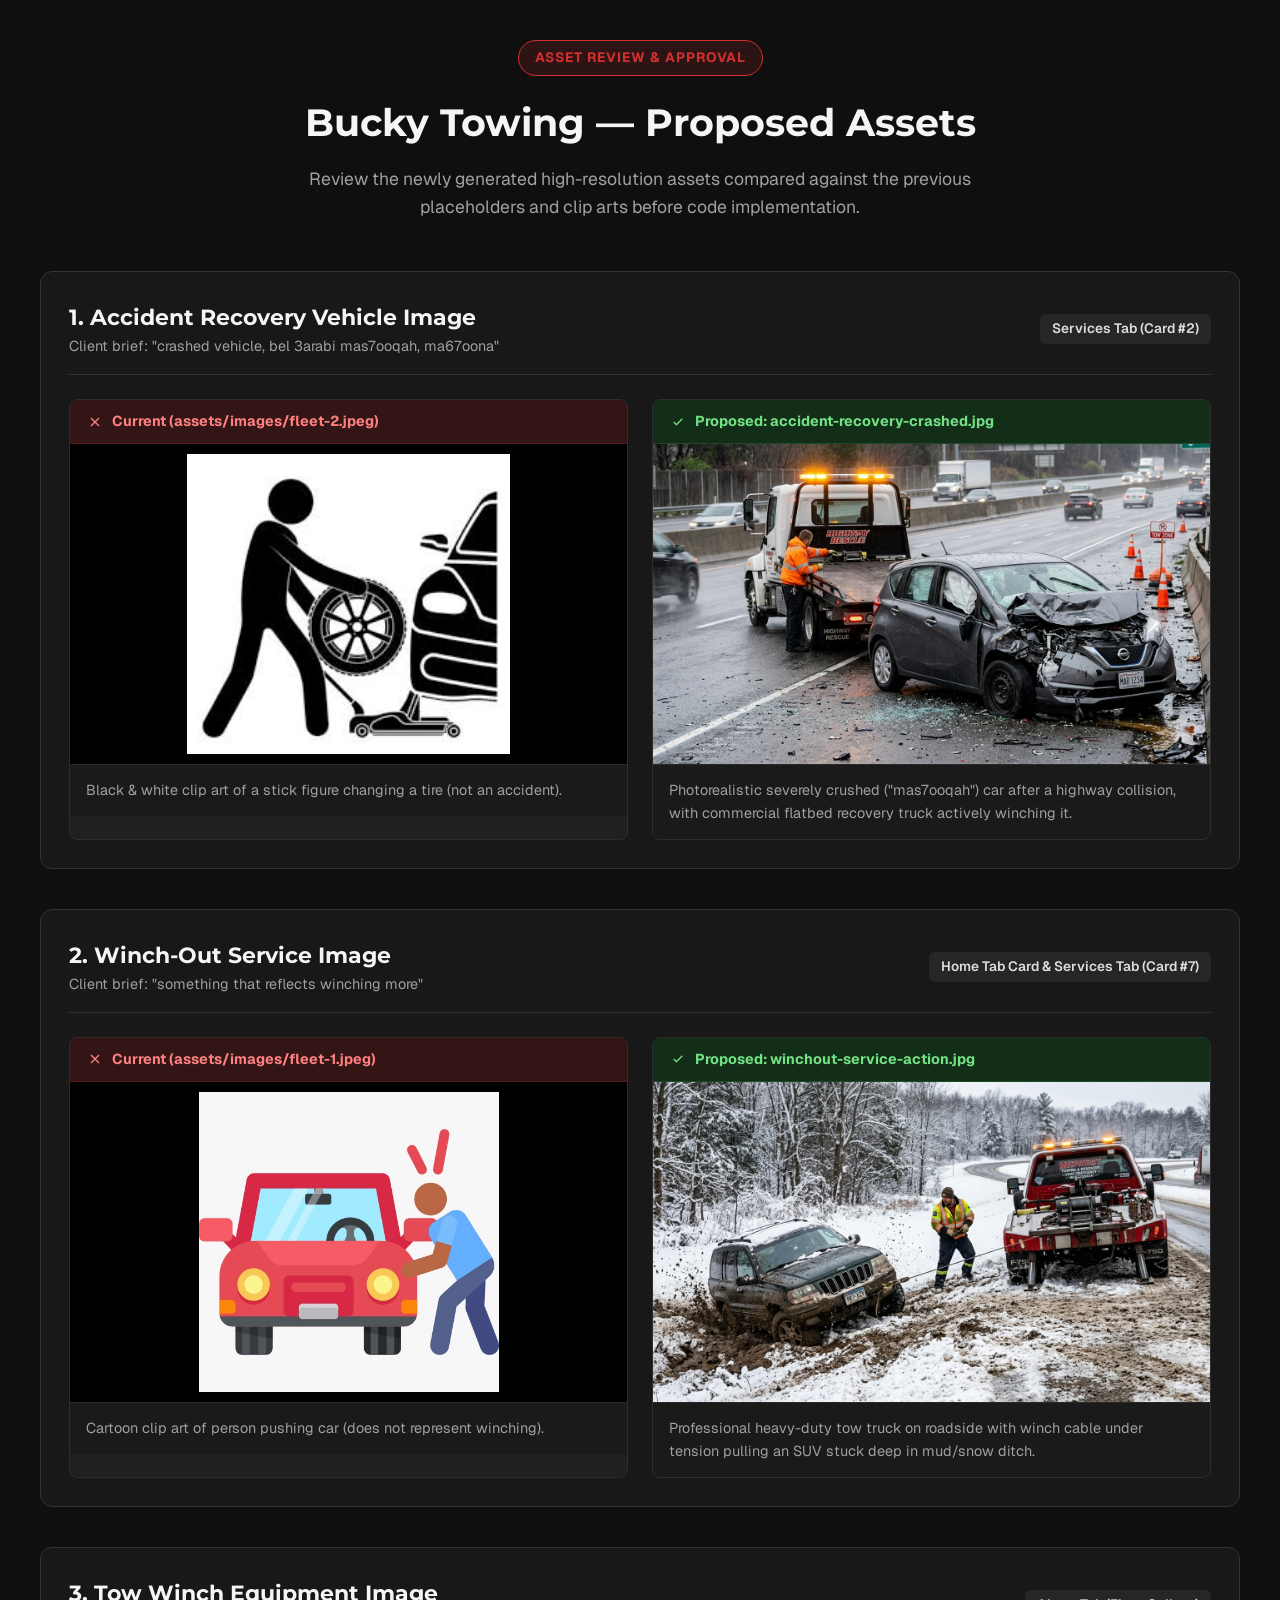
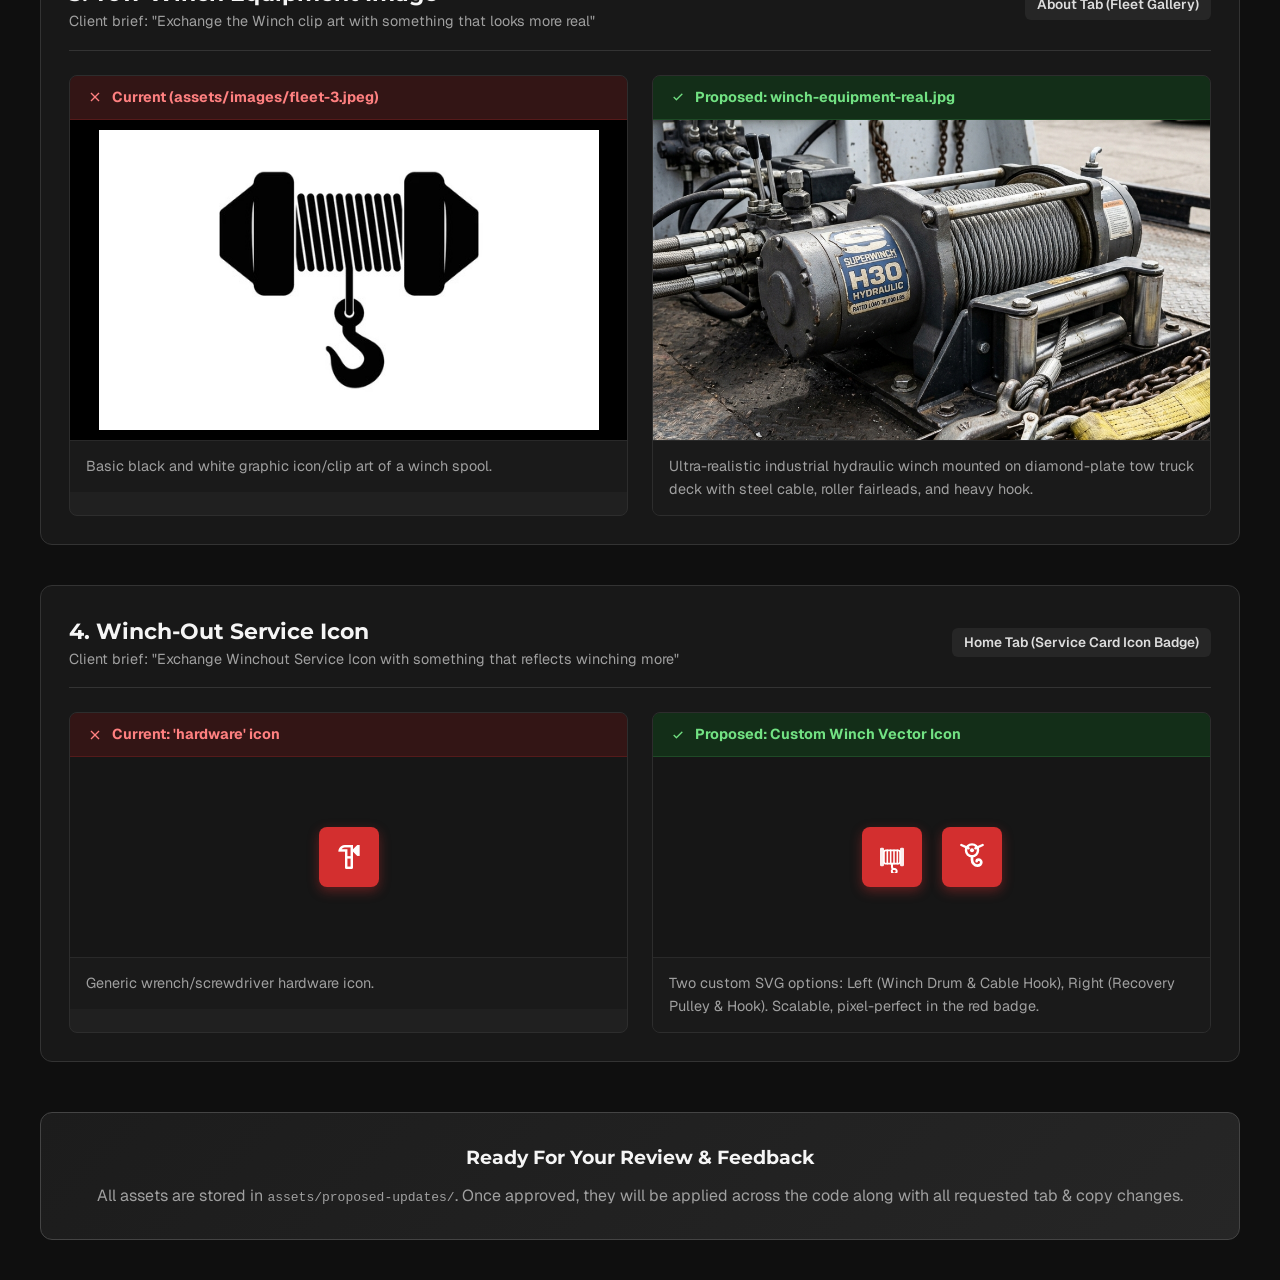
<file: assets/proposed-updates/preview.html>
<!DOCTYPE html>
<html lang="en">
<head>
    <meta charset="UTF-8">
    <meta name="viewport" content="width=device-width, initial-scale=1.0">
    <title>Bucky Towing - Asset Review & Comparison (September Updates)</title>
    <link rel="preconnect" href="https://fonts.googleapis.com">
    <link rel="preconnect" href="https://fonts.gstatic.com" crossorigin>
    <link href="https://fonts.googleapis.com/css2?family=Montserrat:wght@700;800;900&family=Geist:wght@400;500;600;700&family=Material+Symbols+Outlined:opsz,wght,FILL,GRAD@24,400,0..1,0&display=swap" rel="stylesheet">
    <style>
        :root {
            --bg-color: #0F0F0F;
            --surface-color: #181818;
            --surface-card: #202020;
            --border-color: #333333;
            --accent-red: #D32F2F;
            --accent-green: #2E7D32;
            --text-main: #F5F5F5;
            --text-muted: #A0A0A0;
            --font-head: 'Montserrat', sans-serif;
            --font-body: 'Geist', sans-serif;
        }

        * { box-sizing: border-box; margin: 0; padding: 0; }
        body {
            background-color: var(--bg-color);
            color: var(--text-main);
            font-family: var(--font-body);
            line-height: 1.6;
            padding: 40px 20px;
        }

        .container { max-width: 1200px; margin: 0 auto; }
        header { text-align: center; margin-bottom: 50px; }
        .badge {
            display: inline-block;
            background: rgba(211, 47, 47, 0.15);
            color: var(--accent-red);
            border: 1px solid var(--accent-red);
            padding: 6px 16px;
            border-radius: 999px;
            font-weight: 700;
            font-size: 0.85rem;
            text-transform: uppercase;
            letter-spacing: 1px;
            margin-bottom: 16px;
        }
        h1 { font-family: var(--font-head); font-size: 2.4rem; margin-bottom: 12px; }
        p.subtitle { color: var(--text-muted); font-size: 1.1rem; max-width: 700px; margin: 0 auto; }

        .comparison-grid {
            display: flex;
            flex-direction: column;
            gap: 40px;
        }

        .item-card {
            background: var(--surface-color);
            border: 1px solid var(--border-color);
            border-radius: 12px;
            padding: 28px;
            overflow: hidden;
        }

        .item-header {
            display: flex;
            justify-content: space-between;
            align-items: center;
            border-bottom: 1px solid var(--border-color);
            padding-bottom: 16px;
            margin-bottom: 24px;
            flex-wrap: wrap;
            gap: 12px;
        }
        .item-title { font-family: var(--font-head); font-size: 1.35rem; }
        .item-location {
            background: #262626;
            padding: 4px 12px;
            border-radius: 6px;
            font-size: 0.85rem;
            color: #ddd;
            font-weight: 600;
        }

        .compare-row {
            display: grid;
            grid-template-columns: 1fr 1fr;
            gap: 24px;
        }

        @media (max-width: 768px) {
            .compare-row { grid-template-columns: 1fr; }
        }

        .asset-box {
            background: var(--surface-card);
            border-radius: 8px;
            overflow: hidden;
            border: 1px solid #2d2d2d;
            display: flex;
            flex-direction: column;
        }

        .asset-box-label {
            padding: 10px 16px;
            font-weight: 700;
            font-size: 0.9rem;
            display: flex;
            align-items: center;
            gap: 8px;
        }
        .label-old { background: #331515; color: #ff8080; border-bottom: 1px solid #551a1a; }
        .label-new { background: #132e18; color: #72e283; border-bottom: 1px solid #1e4a26; }

        .asset-img-container {
            width: 100%;
            height: 320px;
            background: #111;
            display: flex;
            align-items: center;
            justify-content: center;
            overflow: hidden;
            position: relative;
        }
        .asset-img-container img {
            width: 100%;
            height: 100%;
            object-fit: cover;
        }
        .asset-img-container.contain img {
            object-fit: contain;
            background: #000;
            padding: 10px;
        }

        .asset-meta {
            padding: 14px 16px;
            background: #1a1a1a;
            border-top: 1px solid #292929;
            font-size: 0.9rem;
            color: var(--text-muted);
        }

        .icon-preview-box {
            display: flex;
            align-items: center;
            justify-content: center;
            gap: 20px;
            height: 200px;
            background: #161616;
        }

        .icon-badge-sample {
            width: 60px;
            height: 60px;
            background-color: var(--accent-red);
            color: white;
            border-radius: 8px;
            display: flex;
            align-items: center;
            justify-content: center;
            box-shadow: 0 4px 12px rgba(211,47,47,0.4);
        }

        .icon-badge-sample svg, .icon-badge-sample span {
            width: 32px;
            height: 32px;
            font-size: 32px;
        }

        .review-status {
            margin-top: 50px;
            background: linear-gradient(135deg, #1c1c1c, #262626);
            border: 1px solid #444;
            border-radius: 12px;
            padding: 30px;
            text-align: center;
        }
        .review-status h3 { font-family: var(--font-head); margin-bottom: 10px; }
    </style>
</head>
<body>

<div class="container">
    <header>
        <span class="badge">Asset Review & Approval</span>
        <h1>Bucky Towing — Proposed Assets</h1>
        <p class="subtitle">Review the newly generated high-resolution assets compared against the previous placeholders and clip arts before code implementation.</p>
    </header>

    <div class="comparison-grid">

        <!-- 1. Accident Recovery Image -->
        <div class="item-card">
            <div class="item-header">
                <div>
                    <h2 class="item-title">1. Accident Recovery Vehicle Image</h2>
                    <p style="color: var(--text-muted); font-size: 0.9rem;">Client brief: "crashed vehicle, bel 3arabi mas7ooqah, ma67oona"</p>
                </div>
                <span class="item-location">Services Tab (Card #2)</span>
            </div>
            <div class="compare-row">
                <div class="asset-box">
                    <div class="asset-box-label label-old">
                        <span class="material-symbols-outlined" style="font-size: 18px;">close</span>
                        Current (assets/images/fleet-2.jpeg)
                    </div>
                    <div class="asset-img-container contain">
                        <img src="../images/fleet-2.jpeg" alt="Current fleet-2">
                    </div>
                    <div class="asset-meta">
                        Black & white clip art of a stick figure changing a tire (not an accident).
                    </div>
                </div>
                <div class="asset-box">
                    <div class="asset-box-label label-new">
                        <span class="material-symbols-outlined" style="font-size: 18px;">check</span>
                        Proposed: accident-recovery-crashed.jpg
                    </div>
                    <div class="asset-img-container">
                        <img src="accident-recovery-crashed.jpg" alt="Proposed accident recovery">
                    </div>
                    <div class="asset-meta">
                        Photorealistic severely crushed ("mas7ooqah") car after a highway collision, with commercial flatbed recovery truck actively winching it.
                    </div>
                </div>
            </div>
        </div>

        <!-- 2. Winchout Action Image -->
        <div class="item-card">
            <div class="item-header">
                <div>
                    <h2 class="item-title">2. Winch-Out Service Image</h2>
                    <p style="color: var(--text-muted); font-size: 0.9rem;">Client brief: "something that reflects winching more"</p>
                </div>
                <span class="item-location">Home Tab Card & Services Tab (Card #7)</span>
            </div>
            <div class="compare-row">
                <div class="asset-box">
                    <div class="asset-box-label label-old">
                        <span class="material-symbols-outlined" style="font-size: 18px;">close</span>
                        Current (assets/images/fleet-1.jpeg)
                    </div>
                    <div class="asset-img-container contain">
                        <img src="../images/fleet-1.jpeg" alt="Current fleet-1">
                    </div>
                    <div class="asset-meta">
                        Cartoon clip art of person pushing car (does not represent winching).
                    </div>
                </div>
                <div class="asset-box">
                    <div class="asset-box-label label-new">
                        <span class="material-symbols-outlined" style="font-size: 18px;">check</span>
                        Proposed: winchout-service-action.jpg
                    </div>
                    <div class="asset-img-container">
                        <img src="winchout-service-action.jpg" alt="Proposed winchout action">
                    </div>
                    <div class="asset-meta">
                        Professional heavy-duty tow truck on roadside with winch cable under tension pulling an SUV stuck deep in mud/snow ditch.
                    </div>
                </div>
            </div>
        </div>

        <!-- 3. Winch Hardware Image (About Tab) -->
        <div class="item-card">
            <div class="item-header">
                <div>
                    <h2 class="item-title">3. Tow Winch Equipment Image</h2>
                    <p style="color: var(--text-muted); font-size: 0.9rem;">Client brief: "Exchange the Winch clip art with something that looks more real"</p>
                </div>
                <span class="item-location">About Tab (Fleet Gallery)</span>
            </div>
            <div class="compare-row">
                <div class="asset-box">
                    <div class="asset-box-label label-old">
                        <span class="material-symbols-outlined" style="font-size: 18px;">close</span>
                        Current (assets/images/fleet-3.jpeg)
                    </div>
                    <div class="asset-img-container contain">
                        <img src="../images/fleet-3.jpeg" alt="Current fleet-3">
                    </div>
                    <div class="asset-meta">
                        Basic black and white graphic icon/clip art of a winch spool.
                    </div>
                </div>
                <div class="asset-box">
                    <div class="asset-box-label label-new">
                        <span class="material-symbols-outlined" style="font-size: 18px;">check</span>
                        Proposed: winch-equipment-real.jpg
                    </div>
                    <div class="asset-img-container">
                        <img src="winch-equipment-real.jpg" alt="Proposed real winch equipment">
                    </div>
                    <div class="asset-meta">
                        Ultra-realistic industrial hydraulic winch mounted on diamond-plate tow truck deck with steel cable, roller fairleads, and heavy hook.
                    </div>
                </div>
            </div>
        </div>

        <!-- 4. Winchout Icon (Home Tab) -->
        <div class="item-card">
            <div class="item-header">
                <div>
                    <h2 class="item-title">4. Winch-Out Service Icon</h2>
                    <p style="color: var(--text-muted); font-size: 0.9rem;">Client brief: "Exchange Winchout Service Icon with something that reflects winching more"</p>
                </div>
                <span class="item-location">Home Tab (Service Card Icon Badge)</span>
            </div>
            <div class="compare-row">
                <div class="asset-box">
                    <div class="asset-box-label label-old">
                        <span class="material-symbols-outlined" style="font-size: 18px;">close</span>
                        Current: 'hardware' icon
                    </div>
                    <div class="icon-preview-box">
                        <div class="icon-badge-sample">
                            <span class="material-symbols-outlined">hardware</span>
                        </div>
                    </div>
                    <div class="asset-meta">
                        Generic wrench/screwdriver hardware icon.
                    </div>
                </div>
                <div class="asset-box">
                    <div class="asset-box-label label-new">
                        <span class="material-symbols-outlined" style="font-size: 18px;">check</span>
                        Proposed: Custom Winch Vector Icon
                    </div>
                    <div class="icon-preview-box">
                        <div class="icon-badge-sample" title="Option 1: Winch Drum & Cable Hook">
                            <svg xmlns="http://www.w3.org/2000/svg" viewBox="0 0 24 24" width="32" height="32" fill="currentColor">
                                <path d="M3 6a1 1 0 0 1 1-1h1a1 1 0 0 1 1 1v12a1 1 0 0 1-1 1H4a1 1 0 0 1-1-1V6zm15 0a1 1 0 0 1 1-1h1a1 1 0 0 1 1 1v12a1 1 0 0 1-1 1h-1a1 1 0 0 1-1-1V6z" opacity="0.9"/>
                                <rect x="6" y="7" width="12" height="10" rx="1.5" fill="none" stroke="currentColor" stroke-width="1.2"/>
                                <line x1="8.5" y1="7" x2="8.5" y2="17" stroke="currentColor" stroke-width="1.2" stroke-linecap="round"/>
                                <line x1="11" y1="7" x2="11" y2="17" stroke="currentColor" stroke-width="1.2" stroke-linecap="round"/>
                                <line x1="13.5" y1="7" x2="13.5" y2="17" stroke="currentColor" stroke-width="1.2" stroke-linecap="round"/>
                                <line x1="16" y1="7" x2="16" y2="17" stroke="currentColor" stroke-width="1.2" stroke-linecap="round"/>
                                <path d="M12 17v2.5a1.5 1.5 0 0 0 1.5 1.5h.5a1.5 1.5 0 0 1 1.5 1.5v.2a1.8 1.8 0 0 1-3.6 0v-.7" fill="none" stroke="currentColor" stroke-width="1.5" stroke-linecap="round"/>
                            </svg>
                        </div>
                        <div class="icon-badge-sample" title="Option 2: Recovery Pulley & Cable Hook">
                            <svg xmlns="http://www.w3.org/2000/svg" viewBox="0 0 24 24" width="32" height="32" fill="currentColor">
                                <circle cx="12" cy="7" r="4.5" fill="none" stroke="currentColor" stroke-width="1.8"/>
                                <circle cx="12" cy="7" r="1.5" fill="currentColor"/>
                                <path d="M4 3 L9.5 5.5 M14.5 5.5 L20 3" stroke="currentColor" stroke-width="1.8" stroke-linecap="round"/>
                                <path d="M12 11.5 v 2.5 c 0 2.5 2 4.5 4 4.5 c 1.8 0 3-1.2 3-2.5 c 0-1.2-1-2-2-2 c -.8 0-1.5.5-1.5 1.2" fill="none" stroke="currentColor" stroke-width="2" stroke-linecap="round"/>
                            </svg>
                        </div>
                    </div>
                    <div class="asset-meta">
                        Two custom SVG options: Left (Winch Drum & Cable Hook), Right (Recovery Pulley & Hook). Scalable, pixel-perfect in the red badge.
                    </div>
                </div>
            </div>
        </div>

    </div>

    <div class="review-status">
        <h3>Ready For Your Review & Feedback</h3>
        <p style="color: var(--text-muted);">All assets are stored in <code>assets/proposed-updates/</code>. Once approved, they will be applied across the code along with all requested tab & copy changes.</p>
    </div>
</div>

</body>
</html>
</file>
<file: css/style.css>
/* ==========================================================================
   BUCKY TOWING - CORE PRODUCTION STYLESHEET
   High-performance, zero-layout-shift, modern dark theme design system
   ========================================================================== */

/* ---------------------------------------------------------
   1. CSS Custom Properties / Design Tokens
   --------------------------------------------------------- */
:root {
    --color-accent-red: #E61919;
    --color-accent-red-hover: #ff2a2a;
    --color-accent-red-dark: #b80d0d;
    --color-accent-red-glow: rgba(230, 25, 25, 0.4);
    --color-accent-red-subtle: rgba(230, 25, 25, 0.12);

    --color-bg-black: #0B0B0B;
    --color-surface-dim: #121414;
    --color-surface-charcoal: #1A1A1A;
    --color-surface-card: #1E2020;
    --color-surface-card-hover: #262929;
    --color-surface-border: rgba(255, 255, 255, 0.1);
    --color-surface-border-subtle: rgba(255, 255, 255, 0.05);

    --color-text-white: #FFFFFF;
    --color-text-body: #E2E2E2;
    --color-text-muted: #A1A1A1;
    --color-text-dark: #121414;

    --font-heading: 'Montserrat', -apple-system, BlinkMacSystemFont, "Segoe UI", Roboto, sans-serif;
    --font-body: 'Geist', -apple-system, BlinkMacSystemFont, "Segoe UI", Roboto, sans-serif;

    --container-max: 1280px;
    --gutter: 24px;
    --border-radius-sm: 6px;
    --border-radius-md: 12px;
    --border-radius-lg: 20px;
    --border-radius-full: 9999px;

    --transition-fast: 0.2s cubic-bezier(0.4, 0, 0.2, 1);
    --transition-base: 0.35s cubic-bezier(0.16, 1, 0.3, 1);
    --transition-slow: 0.6s cubic-bezier(0.16, 1, 0.3, 1);
}

/* ---------------------------------------------------------
   2. Reset & Global Base
   --------------------------------------------------------- */
*, *::before, *::after {
    box-sizing: border-box;
    margin: 0;
    padding: 0;
}

html {
    font-size: 16px;
    scroll-behavior: smooth;
    -webkit-text-size-adjust: 100%;
}

body {
    background-color: var(--color-bg-black);
    color: var(--color-text-body);
    font-family: var(--font-body);
    font-size: 1.125rem;
    line-height: 1.6;
    overflow-x: hidden;
    min-height: 100vh;
    display: flex;
    flex-direction: column;
    -webkit-font-smoothing: antialiased;
    -moz-osx-font-smoothing: grayscale;
}

::selection {
    background-color: var(--color-accent-red);
    color: var(--color-text-white);
}

img, picture, svg, video {
    display: block;
    max-width: 100%;
    height: auto;
}

a {
    color: inherit;
    text-decoration: none;
    transition: color var(--transition-fast);
}

button, input, select, textarea {
    font: inherit;
    color: inherit;
}

button {
    cursor: pointer;
    border: none;
    background: none;
}

h1, h2, h3, h4, h5, h6 {
    font-family: var(--font-heading);
    color: var(--color-text-white);
    line-height: 1.2;
    font-weight: 800;
    letter-spacing: -0.02em;
}

/* ---------------------------------------------------------
   3. Layout & Containers
   --------------------------------------------------------- */
.container {
    width: 100%;
    max-width: var(--container-max);
    margin-left: auto;
    margin-right: auto;
    padding-left: var(--gutter);
    padding-right: var(--gutter);
}

.main-content {
    flex-grow: 1;
}

.section-padding {
    padding-top: 80px;
    padding-bottom: 80px;
}

@media (max-width: 768px) {
    .section-padding {
        padding-top: 50px;
        padding-bottom: 50px;
    }
}

.text-accent {
    color: var(--color-accent-red) !important;
}

/* ---------------------------------------------------------
   4. Header & Navigation (Enlarged Tabs & Brand)
   --------------------------------------------------------- */
.site-header {
    position: sticky;
    top: 0;
    z-index: 100;
    background-color: rgba(11, 11, 11, 0.92);
    backdrop-filter: blur(16px);
    -webkit-backdrop-filter: blur(16px);
    border-bottom: 1px solid var(--color-surface-border);
    transition: transform var(--transition-fast), background-color var(--transition-fast);
}

.header-inner {
    display: flex;
    justify-content: space-between;
    align-items: center;
    height: 86px;
}

.brand-logo {
    display: flex;
    align-items: center;
    gap: 12px;
}

.brand-logo img {
    height: 54px;
    width: auto;
    object-fit: contain;
}

.main-nav {
    display: flex;
    align-items: center;
    gap: 28px;
}

/* Large, Prominent Nav Tabs as Requested */
.nav-tab {
    font-family: var(--font-heading);
    font-size: 1.15rem;
    font-weight: 700;
    color: var(--color-text-muted);
    padding: 8px 14px;
    border-radius: var(--border-radius-sm);
    position: relative;
    letter-spacing: -0.01em;
    transition: color var(--transition-fast), transform var(--transition-fast);
}

.nav-tab:hover {
    color: var(--color-text-white);
    transform: translateY(-1px);
}

.nav-tab::after {
    content: '';
    position: absolute;
    bottom: -2px;
    left: 14px;
    right: 14px;
    height: 2px;
    background-color: var(--color-accent-red);
    transform: scaleX(0);
    transform-origin: center;
    transition: transform var(--transition-fast);
}

.nav-tab:hover::after {
    transform: scaleX(1);
}

.nav-tab.active {
    color: var(--color-accent-red);
    font-weight: 800;
}

.nav-tab.active::after {
    transform: scaleX(1);
}

.header-cta {
    display: flex;
    align-items: center;
    gap: 16px;
}

.header-phone-btn {
    display: inline-flex;
    align-items: center;
    gap: 8px;
    background-color: var(--color-accent-red);
    color: var(--color-text-white);
    font-family: var(--font-heading);
    font-size: 1.15rem;
    font-weight: 800;
    padding: 10px 20px;
    border-radius: var(--border-radius-sm);
    box-shadow: 0 4px 14px var(--color-accent-red-glow);
    transition: transform var(--transition-fast), background-color var(--transition-fast), box-shadow var(--transition-fast);
}

.header-phone-btn:hover {
    background-color: var(--color-accent-red-hover);
    transform: translateY(-2px) scale(1.02);
    box-shadow: 0 6px 20px rgba(230, 25, 25, 0.6);
}

.header-phone-btn:active {
    transform: translateY(0) scale(0.98);
}

.header-request-btn {
    display: inline-flex;
    align-items: center;
    gap: 8px;
    background-color: var(--color-surface-charcoal);
    color: var(--color-text-white);
    border: 1px solid var(--color-surface-border);
    font-family: var(--font-heading);
    font-size: 0.95rem;
    font-weight: 700;
    padding: 10px 18px;
    border-radius: var(--border-radius-sm);
    transition: all var(--transition-fast);
    text-transform: uppercase;
    letter-spacing: 0.03em;
}

.header-request-btn:hover {
    border-color: var(--color-accent-red);
    color: var(--color-accent-red);
    background-color: rgba(211, 47, 47, 0.08);
    transform: translateY(-2px);
}

.mobile-menu-toggle {
    display: none;
    color: var(--color-text-white);
    font-size: 1.8rem;
    padding: 8px;
}

@media (max-width: 991px) {
    .main-nav {
        display: none;
    }
    .header-request-btn {
        display: none;
    }
    .mobile-menu-toggle {
        display: block;
    }
}

/* ---------------------------------------------------------
   5. Buttons & Interactive Controls
   --------------------------------------------------------- */
.btn {
    display: inline-flex;
    align-items: center;
    justify-content: center;
    gap: 10px;
    font-family: var(--font-heading);
    font-weight: 800;
    font-size: 1.1rem;
    text-transform: uppercase;
    letter-spacing: 0.04em;
    padding: 16px 28px;
    border-radius: var(--border-radius-sm);
    transition: all var(--transition-base);
    text-align: center;
}

.btn-primary {
    background-color: var(--color-accent-red);
    color: var(--color-text-white);
    box-shadow: 0 4px 14px var(--color-accent-red-glow), inset 0 1px 1px rgba(255, 255, 255, 0.4);
}

.btn-primary:hover {
    background-color: var(--color-accent-red-hover);
    transform: translateY(-3px) scale(1.02);
    box-shadow: 0 8px 24px rgba(230, 25, 25, 0.6);
}

.btn-primary:active {
    transform: translateY(-1px) scale(0.98);
}

.btn-secondary {
    background-color: var(--color-surface-charcoal);
    color: var(--color-text-white);
    border: 1px solid var(--color-surface-border);
}

.btn-secondary:hover {
    background-color: var(--color-surface-card-hover);
    border-color: rgba(255, 255, 255, 0.3);
    transform: translateY(-3px);
}

.btn-large {
    font-size: 1.35rem;
    padding: 18px 36px;
}

.btn-shimmer {
    background: linear-gradient(90deg, #E61919 0%, #ff5252 30%, #E61919 60%, #ff5252 90%, #E61919 100%);
    background-size: 200% auto;
    animation: shimmer 5s linear infinite;
}

.btn-shimmer:hover {
    animation-duration: 1.5s;
}

.about-hero-actions {
    display: flex;
    align-items: center;
    gap: 14px;
    flex-wrap: wrap;
}

.about-hero-actions .btn {
    padding: 14px 20px;
    font-size: 0.95rem;
    white-space: nowrap;
    letter-spacing: 0.02em;
}

@media (max-width: 576px) {
    .about-hero-actions {
        flex-direction: column;
        width: 100%;
        gap: 12px;
    }
    .about-hero-actions .btn {
        width: 100%;
        justify-content: center;
    }
}

@keyframes shimmer {
    0% { background-position: -200% center; }
    100% { background-position: 200% center; }
}

/* ---------------------------------------------------------
   6. Hero Section
   --------------------------------------------------------- */
.hero-section {
    position: relative;
    min-height: 82vh;
    display: flex;
    align-items: center;
    padding: 80px 0;
    overflow: hidden;
}

.hero-bg {
    position: absolute;
    inset: 0;
    z-index: 0;
}

.hero-bg img {
    width: 100%;
    height: 100%;
    object-fit: cover;
}

.hero-overlay {
    position: absolute;
    inset: 0;
    background: linear-gradient(90deg, #0B0B0B 0%, rgba(11, 11, 11, 0.88) 50%, rgba(11, 11, 11, 0.4) 100%);
}

.hero-overlay-bottom {
    position: absolute;
    inset: 0;
    background: linear-gradient(0deg, #0B0B0B 0%, transparent 60%);
}

#particles-canvas {
    position: absolute;
    inset: 0;
    width: 100%;
    height: 100%;
    pointer-events: none;
    z-index: 2;
}

.hero-content {
    position: relative;
    z-index: 10;
    max-width: 800px;
}

.hero-badge {
    display: inline-flex;
    align-items: center;
    gap: 10px;
    padding: 6px 16px;
    background: rgba(26, 26, 26, 0.85);
    border: 1px solid rgba(255, 255, 255, 0.15);
    border-radius: var(--border-radius-full);
    margin-bottom: 24px;
    backdrop-filter: blur(8px);
}

.hero-badge-pulse {
    width: 10px;
    height: 10px;
    border-radius: 50%;
    background-color: var(--color-accent-red);
    box-shadow: 0 0 10px var(--color-accent-red);
    animation: pulse 1.5s infinite;
}

@keyframes pulse {
    0%, 100% { opacity: 1; transform: scale(1); }
    50% { opacity: 0.4; transform: scale(1.3); }
}

.hero-badge-text {
    font-family: var(--font-heading);
    font-size: 0.95rem;
    font-weight: 800;
    text-transform: uppercase;
    letter-spacing: 0.08em;
    color: var(--color-text-white);
}

.hero-title {
    font-size: clamp(2.5rem, 5vw, 4rem);
    font-weight: 900;
    line-height: 1.1;
    margin-bottom: 20px;
    text-shadow: 0 4px 20px rgba(0, 0, 0, 0.8);
}

.hero-subtitle {
    font-size: clamp(1.1rem, 2vw, 1.35rem);
    color: rgba(255, 255, 255, 0.9);
    margin-bottom: 36px;
    max-width: 650px;
    line-height: 1.6;
}

.hero-actions {
    display: flex;
    flex-wrap: wrap;
    gap: 16px;
}

/* ---------------------------------------------------------
   7. Highlights & Trust Badges Strip
   --------------------------------------------------------- */
.trust-strip {
    background-color: var(--color-bg-black);
    border-top: 1px solid var(--color-surface-border-subtle);
    border-bottom: 1px solid var(--color-surface-border-subtle);
    padding: 30px 0;
    position: relative;
    z-index: 20;
}

.trust-grid {
    display: grid;
    grid-template-columns: repeat(3, 1fr);
    gap: 24px;
}

@media (max-width: 768px) {
    .trust-grid {
        grid-template-columns: 1fr;
        gap: 20px;
    }
}

.trust-item {
    display: flex;
    align-items: center;
    gap: 16px;
    padding: 8px 16px;
    transition: transform var(--transition-fast);
}

.trust-item:hover {
    transform: translateX(6px);
}

.trust-icon-box {
    width: 52px;
    height: 52px;
    border-radius: 50%;
    background-color: var(--color-surface-charcoal);
    border: 1px solid var(--color-surface-border);
    display: flex;
    align-items: center;
    justify-content: center;
    color: var(--color-accent-red);
    flex-shrink: 0;
}

.trust-text h3 {
    font-size: 1.15rem;
    font-weight: 700;
    margin-bottom: 2px;
}

.trust-text p {
    font-size: 0.95rem;
    color: var(--color-text-muted);
}

/* ---------------------------------------------------------
   8. Service Cards (Grid & Bento)
   --------------------------------------------------------- */
.section-header {
    margin-bottom: 48px;
}

.section-title {
    font-size: clamp(2rem, 3.5vw, 2.75rem);
    margin-bottom: 12px;
}

.section-subtitle {
    font-size: 1.2rem;
    color: var(--color-text-muted);
    max-width: 650px;
}

.services-grid {
    display: grid;
    grid-template-columns: repeat(12, 1fr);
    gap: var(--gutter);
}

.service-card {
    position: relative;
    background-color: var(--color-surface-charcoal);
    border: 1px solid var(--color-surface-border-subtle);
    border-radius: var(--border-radius-md);
    overflow: hidden;
    display: flex;
    flex-direction: column;
    justify-content: flex-end;
    padding: 28px;
    min-height: 280px;
    transition: all var(--transition-base);
}

.service-card:hover {
    border-color: rgba(230, 25, 25, 0.5);
    box-shadow: 0 12px 32px -8px rgba(230, 25, 25, 0.25);
    transform: translateY(-6px);
}

.service-card-featured {
    grid-column: span 8;
    grid-row: span 2;
    min-height: 480px;
}

.service-card-standard {
    grid-column: span 4;
}

@media (max-width: 991px) {
    .service-card-featured {
        grid-column: span 12;
        min-height: 380px;
    }
    .service-card-standard {
        grid-column: span 6;
    }
}

@media (max-width: 640px) {
    .service-card-standard {
        grid-column: span 12;
    }
}

/* Mobile fix: cards with inline grid-column spans (e.g. About page) must stack */
@media (max-width: 991px) {
    .services-grid > [style*="grid-column"] {
        grid-column: span 6 !important;
    }
    .services-grid > [style*="span 8"] {
        grid-column: span 12 !important;
    }
}

@media (max-width: 640px) {
    .services-grid > *,
    .services-grid > [style*="grid-column"] {
        grid-column: span 12 !important;
    }
}

.service-card-bg {
    position: absolute;
    inset: 0;
    z-index: 0;
}

.service-card-bg img {
    width: 100%;
    height: 100%;
    object-fit: cover;
    opacity: 0.55;
    transition: transform var(--transition-slow), opacity var(--transition-fast);
}

.service-card:hover .service-card-bg img {
    transform: scale(1.06);
    opacity: 0.7;
}

.service-card-overlay {
    position: absolute;
    inset: 0;
    background: linear-gradient(0deg, #0B0B0B 0%, rgba(11, 11, 11, 0.75) 50%, rgba(11, 11, 11, 0.2) 100%);
    z-index: 1;
}

.service-card-content {
    position: relative;
    z-index: 5;
}

.service-icon-badge {
    width: 44px;
    height: 44px;
    background-color: var(--color-accent-red);
    color: var(--color-text-white);
    border-radius: var(--border-radius-sm);
    display: inline-flex;
    align-items: center;
    justify-content: center;
    margin-bottom: 16px;
}

.service-card-title {
    font-size: 1.45rem;
    font-weight: 800;
    margin-bottom: 8px;
}

.service-card-desc {
    font-size: 1.05rem;
    color: var(--color-text-muted);
    margin-bottom: 16px;
    line-height: 1.5;
}

.service-card-link {
    display: inline-flex;
    align-items: center;
    gap: 6px;
    font-family: var(--font-heading);
    font-weight: 800;
    font-size: 1.05rem;
    color: var(--color-accent-red);
    transition: gap var(--transition-fast), color var(--transition-fast);
}

.service-card-link:hover {
    color: var(--color-text-white);
    gap: 10px;
}

/* 3-Column Services List (Services Page) */
.services-catalog-grid {
    display: grid;
    grid-template-columns: repeat(3, 1fr);
    gap: var(--gutter);
}

@media (max-width: 991px) {
    .services-catalog-grid {
        grid-template-columns: repeat(2, 1fr);
    }
}

@media (max-width: 640px) {
    .services-catalog-grid {
        grid-template-columns: 1fr;
    }
}

.catalog-card {
    background-color: var(--color-surface-charcoal);
    border: 1px solid var(--color-surface-border-subtle);
    border-radius: var(--border-radius-md);
    overflow: hidden;
    display: flex;
    flex-direction: column;
    transition: all var(--transition-base);
}

.catalog-card:hover {
    border-color: rgba(230, 25, 25, 0.6);
    transform: translateY(-8px);
    box-shadow: 0 16px 36px -10px rgba(230, 25, 25, 0.3);
}

.catalog-card-image {
    position: relative;
    height: 220px;
    overflow: hidden;
}

.catalog-card-image img {
    width: 100%;
    height: 100%;
    object-fit: cover;
    transition: transform var(--transition-slow);
}

.catalog-card:hover .catalog-card-image img {
    transform: scale(1.08);
}

.catalog-card-image-overlay {
    position: absolute;
    inset: 0;
    background: linear-gradient(0deg, var(--color-surface-charcoal) 0%, transparent 60%);
}

.catalog-card-body {
    padding: 24px;
    flex-grow: 1;
    display: flex;
    flex-direction: column;
    position: relative;
    margin-top: -20px;
    z-index: 2;
}

.catalog-card-title {
    font-size: 1.45rem;
    font-weight: 800;
    margin-bottom: 10px;
}

.catalog-card-desc {
    color: var(--color-text-muted);
    font-size: 1.05rem;
    line-height: 1.55;
    margin-bottom: 24px;
    flex-grow: 1;
}

/* ---------------------------------------------------------
   9. Service Request Form
   --------------------------------------------------------- */
.form-card {
    background-color: var(--color-surface-dim);
    border: 1px solid var(--color-surface-border);
    border-radius: var(--border-radius-md);
    padding: 36px;
    position: relative;
    overflow: hidden;
    box-shadow: 0 20px 40px rgba(0, 0, 0, 0.6);
}

.form-card-accent-bar {
    position: absolute;
    top: 0;
    left: 0;
    width: 100%;
    height: 4px;
    background: linear-gradient(90deg, var(--color-accent-red), transparent);
}

.form-group {
    margin-bottom: 24px;
}

.form-label {
    display: block;
    font-family: var(--font-heading);
    font-weight: 700;
    font-size: 1rem;
    text-transform: uppercase;
    letter-spacing: 0.04em;
    color: var(--color-text-muted);
    margin-bottom: 8px;
}

.form-input, .form-select, .form-textarea {
    width: 100%;
    background-color: var(--color-surface-charcoal);
    border: 1px solid var(--color-surface-border);
    border-radius: var(--border-radius-sm);
    color: var(--color-text-white);
    padding: 14px 18px;
    font-size: 1.1rem;
    transition: all var(--transition-fast);
}

.form-input:focus, .form-select:focus, .form-textarea:focus {
    outline: none;
    border-color: var(--color-accent-red);
    box-shadow: 0 0 0 3px rgba(230, 25, 25, 0.25);
    background-color: #202020;
}

.form-row {
    display: grid;
    grid-template-columns: repeat(2, 1fr);
    gap: 16px;
}

@media (max-width: 640px) {
    .form-row {
        grid-template-columns: 1fr;
    }
}

/* Service Reason Radios Grid */
.service-reason-grid {
    display: grid;
    grid-template-columns: repeat(4, 1fr);
    gap: 12px;
}

@media (max-width: 991px) {
    .service-reason-grid {
        grid-template-columns: repeat(2, 1fr);
    }
}

.service-reason-option {
    cursor: pointer;
    position: relative;
}

.service-reason-option input {
    position: absolute;
    opacity: 0;
    pointer-events: none;
}

.reason-card {
    background-color: var(--color-surface-charcoal);
    border: 1px solid var(--color-surface-border);
    border-radius: var(--border-radius-sm);
    padding: 16px 12px;
    display: flex;
    flex-direction: column;
    align-items: center;
    justify-content: center;
    text-align: center;
    gap: 8px;
    min-height: 96px;
    transition: all var(--transition-fast);
    color: var(--color-text-muted);
}

.reason-card .material-symbols-outlined {
    font-size: 28px;
    transition: transform var(--transition-fast);
}

.reason-card-label {
    font-family: var(--font-heading);
    font-size: 1rem;
    font-weight: 700;
}

.service-reason-option:hover .reason-card {
    border-color: rgba(255, 255, 255, 0.3);
    color: var(--color-text-white);
    transform: translateY(-2px);
}

.service-reason-option input:checked + .reason-card {
    background-color: var(--color-surface-dim);
    border-color: var(--color-accent-red);
    color: var(--color-text-white);
    box-shadow: 0 0 16px rgba(230, 25, 25, 0.35);
    transform: scale(1.03);
}

.service-reason-option input:checked + .reason-card .material-symbols-outlined {
    color: var(--color-accent-red);
}

/* ---------------------------------------------------------
   10. Slideshow & Carousel Component
   --------------------------------------------------------- */
.slideshow-container {
    position: relative;
    border-radius: var(--border-radius-md);
    overflow: hidden;
    border: 1px solid var(--color-surface-border);
    aspect-ratio: 16 / 10;
    box-shadow: 0 16px 36px rgba(0, 0, 0, 0.6);
}

.slide {
    display: none;
    position: absolute;
    inset: 0;
    width: 100%;
    height: 100%;
}

.slide.active {
    display: block;
    animation: fadeIn 0.8s ease-in-out forwards;
}

@keyframes fadeIn {
    from { opacity: 0; transform: scale(1.02); }
    to { opacity: 1; transform: scale(1); }
}

.slide img {
    width: 100%;
    height: 100%;
    object-fit: cover;
}

.slide-caption {
    position: absolute;
    bottom: 0;
    left: 0;
    right: 0;
    background: linear-gradient(0deg, rgba(11, 11, 11, 0.95) 0%, rgba(11, 11, 11, 0.4) 70%, transparent 100%);
    padding: 24px;
    color: var(--color-text-white);
    z-index: 10;
}

.slide-caption h4 {
    font-size: 1.35rem;
    font-weight: 800;
    margin-bottom: 4px;
}

.slide-caption p {
    font-size: 1rem;
    color: var(--color-text-muted);
}

.slideshow-controls {
    position: absolute;
    inset: 0;
    display: flex;
    justify-content: space-between;
    align-items: center;
    padding: 0 16px;
    z-index: 20;
    pointer-events: none;
}

.slide-btn {
    pointer-events: auto;
    width: 44px;
    height: 44px;
    border-radius: 50%;
    background-color: rgba(11, 11, 11, 0.7);
    color: var(--color-text-white);
    border: 1px solid rgba(255, 255, 255, 0.2);
    display: flex;
    align-items: center;
    justify-content: center;
    transition: all var(--transition-fast);
    backdrop-filter: blur(8px);
}

.slide-btn:hover {
    background-color: var(--color-accent-red);
    border-color: var(--color-accent-red);
    transform: scale(1.1);
}

.slide-dots {
    position: absolute;
    bottom: 16px;
    right: 20px;
    display: flex;
    gap: 8px;
    z-index: 20;
}

.slide-dot {
    width: 10px;
    height: 10px;
    border-radius: 50%;
    background-color: rgba(255, 255, 255, 0.3);
    cursor: pointer;
    transition: all var(--transition-fast);
}

.slide-dot.active {
    background-color: var(--color-accent-red);
    width: 24px;
    border-radius: var(--border-radius-full);
}

/* ---------------------------------------------------------
   11. Interactive Map & Pinpoints
   --------------------------------------------------------- */
.map-container {
    position: relative;
    width: 100%;
    height: 420px;
    background-color: var(--color-surface-charcoal);
    border-radius: var(--border-radius-md);
    overflow: hidden;
    border: 1px solid var(--color-surface-border);
}

.map-svg-bg {
    width: 100%;
    height: 100%;
    object-fit: cover;
    opacity: 0.85;
}

.map-pin {
    position: absolute;
    transform: translate(-50%, -100%);
    cursor: pointer;
    transition: transform var(--transition-fast);
    z-index: 10;
}

.map-pin:hover {
    transform: translate(-50%, -110%) scale(1.15);
    z-index: 20;
}

.pin-icon {
    width: 36px;
    height: 36px;
    border-radius: 50%;
    background-color: var(--color-accent-red);
    color: var(--color-text-white);
    display: flex;
    align-items: center;
    justify-content: center;
    box-shadow: 0 4px 12px rgba(230, 25, 25, 0.6);
    border: 2px solid #FFFFFF;
}

.pin-label {
    position: absolute;
    top: 100%;
    left: 50%;
    transform: translateX(-50%);
    background-color: rgba(11, 11, 11, 0.9);
    border: 1px solid var(--color-surface-border);
    color: var(--color-text-white);
    font-family: var(--font-heading);
    font-size: 0.85rem;
    font-weight: 700;
    padding: 3px 8px;
    border-radius: var(--border-radius-sm);
    white-space: nowrap;
    margin-top: 4px;
    box-shadow: 0 4px 10px rgba(0, 0, 0, 0.5);
}

/* ---------------------------------------------------------
   12. Emergency CTA Banner
   --------------------------------------------------------- */
.emergency-cta-section {
    background-color: var(--color-surface-dim);
    border-top: 1px solid var(--color-surface-border-subtle);
    border-bottom: 1px solid var(--color-surface-border-subtle);
    padding: 80px 0;
    text-align: center;
    position: relative;
    overflow: hidden;
}

.emergency-cta-icon {
    font-size: 4rem;
    color: var(--color-accent-red);
    margin-bottom: 20px;
    display: inline-block;
    filter: drop-shadow(0 0 20px rgba(230, 25, 25, 0.6));
    animation: bounce 2s infinite ease-in-out;
}

@keyframes bounce {
    0%, 100% { transform: translateY(0); }
    50% { transform: translateY(-10px); }
}

/* ---------------------------------------------------------
   13. Footer
   --------------------------------------------------------- */
.site-footer {
    background-color: var(--color-bg-black);
    border-top: 1px solid var(--color-surface-border-subtle);
    padding: 70px 0 30px;
    margin-top: auto;
}

.footer-grid {
    display: grid;
    grid-template-columns: 2fr 1fr 1fr 1.5fr;
    gap: var(--gutter);
    margin-bottom: 50px;
}

@media (max-width: 991px) {
    .footer-grid {
        grid-template-columns: 1fr 1fr;
    }
}

@media (max-width: 640px) {
    .footer-grid {
        grid-template-columns: 1fr;
    }
}

.footer-brand h3 {
    font-size: 1.8rem;
    font-weight: 900;
    color: var(--color-accent-red);
    text-transform: uppercase;
    letter-spacing: -0.02em;
    margin-bottom: 14px;
}

.footer-brand p {
    color: var(--color-text-muted);
    font-size: 1.05rem;
    max-width: 360px;
    line-height: 1.6;
}

.footer-col-title {
    font-family: var(--font-heading);
    font-size: 1.1rem;
    font-weight: 800;
    text-transform: uppercase;
    letter-spacing: 0.05em;
    color: var(--color-text-white);
    margin-bottom: 18px;
}

.footer-links {
    list-style: none;
}

.footer-links li {
    margin-bottom: 12px;
}

.footer-links a {
    color: var(--color-text-muted);
    font-size: 1.05rem;
    transition: color var(--transition-fast), transform var(--transition-fast);
    display: inline-block;
}

.footer-links a:hover {
    color: var(--color-accent-red);
    transform: translateX(4px);
}

.service-areas-pills {
    display: flex;
    flex-wrap: wrap;
    gap: 8px;
}

.service-area-pill {
    background-color: var(--color-surface-charcoal);
    border: 1px solid var(--color-surface-border);
    color: var(--color-text-body);
    font-size: 0.95rem;
    font-weight: 600;
    padding: 4px 12px;
    border-radius: var(--border-radius-sm);
    transition: all var(--transition-fast);
}

.service-area-pill:hover {
    border-color: var(--color-accent-red);
    color: var(--color-accent-red);
}

.footer-bottom {
    border-top: 1px solid var(--color-surface-border-subtle);
    padding-top: 28px;
    text-align: center;
    color: var(--color-text-muted);
    font-size: 1rem;
}

/* ---------------------------------------------------------
   14. Mobile Bottom Navigation Bar (App Experience)
   --------------------------------------------------------- */
.mobile-bottom-nav {
    display: none;
    position: fixed;
    bottom: 0;
    left: 0;
    right: 0;
    z-index: 100;
    background-color: rgba(26, 26, 26, 0.95);
    backdrop-filter: blur(16px);
    -webkit-backdrop-filter: blur(16px);
    border-top: 1px solid var(--color-surface-border);
    box-shadow: 0 -4px 20px rgba(0, 0, 0, 0.5);
    padding: 8px 12px calc(8px + env(safe-area-inset-bottom));
}

@media (max-width: 991px) {
    .mobile-bottom-nav {
        display: flex;
        justify-content: space-around;
        align-items: center;
    }
    body {
        padding-bottom: 74px;
    }
}

.mobile-nav-item {
    display: flex;
    flex-direction: column;
    align-items: center;
    justify-content: center;
    color: var(--color-text-muted);
    font-family: var(--font-heading);
    font-size: 0.8rem;
    font-weight: 700;
    gap: 2px;
    transition: color var(--transition-fast), transform var(--transition-fast);
}

.mobile-nav-item:active {
    transform: scale(0.92);
}

.mobile-nav-item.active {
    color: var(--color-accent-red);
}

.mobile-nav-item-call {
    color: var(--color-accent-red);
    font-weight: 800;
}

.mobile-nav-item-call .material-symbols-outlined {
    background-color: var(--color-accent-red);
    color: #FFFFFF;
    border-radius: 50%;
    padding: 6px;
    box-shadow: 0 2px 10px rgba(230, 25, 25, 0.6);
    margin-top: -16px;
}

/* ---------------------------------------------------------
   15. Scroll Reveal Animations
   --------------------------------------------------------- */
.reveal {
    opacity: 0;
    transform: translateY(30px);
    transition: opacity 0.7s cubic-bezier(0.16, 1, 0.3, 1), transform 0.7s cubic-bezier(0.16, 1, 0.3, 1);
}

.reveal.active {
    opacity: 1;
    transform: translateY(0);
}

@media (prefers-reduced-motion: reduce) {
    .reveal {
        opacity: 1;
        transform: none;
        transition: none;
    }
    .service-card:hover, .btn-primary:hover {
        transform: none;
    }
}

/* =========================================================
   RESPONSIVE POLISH — phones, tablets, laptops
   ========================================================= */

/* Utility used across pages (was referenced but never defined) */
.text-center { text-align: center; }
.text-center .section-subtitle,
.text-center .hero-subtitle { margin-left: auto; margin-right: auto; }

/* Grid children must never force horizontal overflow */
.contact-grid-layout > *,
.request-grid-layout > *,
.about-hero-grid > * { min-width: 0; }

/* Home "Our Services": lone last card fills the row on tablets */
@media (min-width: 641px) and (max-width: 991px) {
    .services-grid > .service-card-standard:last-child:nth-child(even) {
        grid-column: span 12;
    }
}

/* Services page: center a lone last card instead of leaving a hole */
@media (min-width: 992px) {
    .services-catalog-grid > :last-child:nth-child(3n+1) { grid-column: 2 !important; }
}
@media (min-width: 641px) and (max-width: 991px) {
    .services-catalog-grid > :last-child:nth-child(odd) {
        grid-column: 1 / -1 !important;
        justify-self: center;
        width: calc(50% - var(--gutter) / 2);
    }
}

/* About "Our Fleet in Action": 3-up on tablets instead of 3 giant stacked squares */
@media (min-width: 577px) and (max-width: 991px) {
    div.fleet-gallery-grid.fleet-gallery-grid {
        grid-template-columns: repeat(3, 1fr) !important;
        gap: 14px !important;
    }
}

/* Phones */
@media (max-width: 576px) {
    /* Big call-to-action buttons: one line, full width, no overflow */
    .btn-large {
        width: 100%;
        max-width: 100%;
        white-space: nowrap;
        font-size: clamp(0.82rem, 3.9vw, 1.1rem) !important;
        padding: 16px 14px !important;
        letter-spacing: 0.01em;
        gap: 8px;
    }
    .btn-large .material-symbols-outlined { font-size: 20px; }

    .hero-actions {
        flex-direction: column;
        align-items: stretch;
        gap: 12px;
    }
    .hero-actions .btn { width: 100%; }

    /* Cards with roomy desktop padding */
    .form-card { padding: 24px 18px; }
    .contact-help-card { padding: 24px 20px !important; }
    .contact-help-card h2 { font-size: 1.5rem !important; }
    .legal-card { padding: 24px 18px !important; }

    /* About slider: keep arrows clear of the caption text */
    .slideshow-controls {
        inset: 0 0 auto 0;
        height: 55%;
        padding: 0 10px;
    }
    .slide-btn { width: 36px; height: 36px; }
    .slide-caption { padding: 16px 16px 28px; }
    .slide-caption h4 { font-size: 1.1rem; }
    .slide-caption p { font-size: 0.9rem; }

    /* Coverage map: smaller pins/labels so they don't collide */
    .map-container { height: 340px; }
    .pin-icon { width: 28px; height: 28px; }
    .pin-icon .material-symbols-outlined { font-size: 16px !important; }
    .pin-label { font-size: 0.68rem; padding: 2px 6px; }
    .pin-label-extra { display: none; }
    .map-pin[style*="left: 30%"] { left: 21% !important; } /* Verona: avoid overlapping Fitchburg */

    .section-subtitle { font-size: 1.05rem; }
}

/* Very small phones (≤ 380px) */
@media (max-width: 380px) {
    .container { padding-left: 16px; padding-right: 16px; }
    .header-phone-btn { padding-left: 12px; padding-right: 12px; }
}

/* =========================================================
   MOBILE DRAWER MENU (☰) — animated
   ========================================================= */
.mobile-menu-toggle { transition: transform var(--transition-base); line-height: 0; }
.mobile-menu-toggle.is-open { transform: rotate(90deg); color: var(--color-accent-red); }

.mobile-drawer {
    position: fixed;
    top: var(--drawer-top, 86px);
    left: 0; right: 0; bottom: 0;
    z-index: 150;
    visibility: hidden;
    pointer-events: none;
}
.mobile-drawer.is-open { visibility: visible; pointer-events: auto; }

.drawer-backdrop {
    position: absolute; inset: 0;
    background: rgba(0, 0, 0, 0.6);
    backdrop-filter: blur(6px);
    -webkit-backdrop-filter: blur(6px);
    opacity: 0;
    transition: opacity 0.35s ease;
}
.mobile-drawer.is-open .drawer-backdrop { opacity: 1; }

.drawer-panel {
    position: absolute; inset: 0 0 auto 0;
    max-height: 100%;
    overflow-y: auto;
    background:
        radial-gradient(120% 60% at 100% 0%, rgba(230, 25, 25, 0.16), transparent 60%),
        linear-gradient(180deg, #121414 0%, #0B0B0B 100%);
    border-bottom: 1px solid var(--color-surface-border);
    box-shadow: 0 30px 60px rgba(0, 0, 0, 0.7);
    padding: 18px 20px calc(24px + env(safe-area-inset-bottom));
    transform: translateY(-16px);
    clip-path: inset(0 0 100% 0);
    transition: clip-path 0.5s cubic-bezier(0.16, 1, 0.3, 1), transform 0.5s cubic-bezier(0.16, 1, 0.3, 1);
}
.mobile-drawer.is-open .drawer-panel { clip-path: inset(0 0 0 0); transform: none; }

.drawer-links { list-style: none; margin: 0; padding: 0; display: flex; flex-direction: column; gap: 8px; }
.drawer-links li,
.drawer-cta {
    opacity: 0;
    transform: translateX(-24px);
    transition: opacity 0.4s ease, transform 0.5s cubic-bezier(0.16, 1, 0.3, 1);
    transition-delay: 0s;
}
.mobile-drawer.is-open .drawer-links li,
.mobile-drawer.is-open .drawer-cta {
    opacity: 1;
    transform: none;
    transition-delay: calc(0.08s + var(--i) * 0.06s);
}

.drawer-link {
    display: flex; align-items: center; gap: 14px;
    padding: 14px 16px;
    border-radius: var(--border-radius-md);
    background: var(--color-surface-charcoal);
    border: 1px solid var(--color-surface-border-subtle);
    color: var(--color-text-white);
    font-family: var(--font-heading);
    font-weight: 700;
    font-size: 1.1rem;
    transition: background-color var(--transition-fast), border-color var(--transition-fast), transform var(--transition-fast);
}
.drawer-link:active { transform: scale(0.98); }
.drawer-link:hover { border-color: rgba(230, 25, 25, 0.5); }
.drawer-link-icon {
    width: 40px; height: 40px; flex-shrink: 0;
    display: inline-flex; align-items: center; justify-content: center;
    border-radius: 10px;
    background: var(--color-accent-red-subtle);
    color: var(--color-accent-red);
    font-size: 22px;
}
.drawer-link-label { flex: 1; }
.drawer-link-arrow { color: var(--color-text-muted); font-size: 20px; transition: transform var(--transition-fast); }
.drawer-link:hover .drawer-link-arrow { transform: translateX(3px); color: var(--color-text-white); }

.drawer-link.is-active {
    background: linear-gradient(90deg, rgba(230, 25, 25, 0.18), rgba(230, 25, 25, 0.04));
    border-color: rgba(230, 25, 25, 0.55);
}
.drawer-link.is-active .drawer-link-icon { background: var(--color-accent-red); color: #fff; }
.drawer-link.is-active .drawer-link-arrow { color: var(--color-accent-red); }

.drawer-cta { margin-top: 18px; display: flex; flex-direction: column; gap: 12px; }
.drawer-call { width: 100%; font-size: 1.05rem; padding: 16px 18px; white-space: nowrap; }
.drawer-note {
    display: flex; align-items: center; justify-content: center; gap: 8px;
    color: var(--color-text-muted); font-size: 0.9rem; text-align: center;
}
.drawer-pulse {
    width: 8px; height: 8px; border-radius: 50%;
    background: var(--color-accent-red);
    box-shadow: 0 0 0 0 rgba(230, 25, 25, 0.7);
    animation: drawerPulse 1.8s infinite;
}
@keyframes drawerPulse {
    0% { box-shadow: 0 0 0 0 rgba(230, 25, 25, 0.7); }
    70% { box-shadow: 0 0 0 10px rgba(230, 25, 25, 0); }
    100% { box-shadow: 0 0 0 0 rgba(230, 25, 25, 0); }
}

body.drawer-open { overflow: hidden; }

@media (min-width: 992px) { .mobile-drawer { display: none; } }

@media (prefers-reduced-motion: reduce) {
    .drawer-panel, .drawer-links li, .drawer-cta, .drawer-backdrop, .mobile-menu-toggle { transition: none !important; }
}

/* =========================================================
   HOME HERO — brighter photo + mobile framing
   ========================================================= */
.hero-overlay {
    background: linear-gradient(90deg,
        rgba(11, 11, 11, 0.92) 0%,
        rgba(11, 11, 11, 0.70) 38%,
        rgba(11, 11, 11, 0.18) 72%,
        rgba(11, 11, 11, 0.05) 100%);
}
.hero-overlay-bottom { background: linear-gradient(0deg, #0B0B0B 0%, rgba(11, 11, 11, 0) 45%); }
.hero-bg img { filter: brightness(1.18) contrast(1.06) saturate(1.08); }

@media (max-width: 991px) {
    /* Phones/tablets are tall: keep the truck in frame instead of the empty sky */
    .hero-bg img { object-position: 74% center; }
    .hero-overlay {
        background: linear-gradient(180deg,
            rgba(11, 11, 11, 0.55) 0%,
            rgba(11, 11, 11, 0.30) 30%,
            rgba(11, 11, 11, 0.55) 62%,
            rgba(11, 11, 11, 0.88) 100%);
    }
    .hero-content { text-shadow: 0 2px 14px rgba(0, 0, 0, 0.9); }
}

/* =========================================================
   INTRO LOADER — tow truck pulling a car across the screen
   ========================================================= */
#preloader {
    position: fixed; inset: 0; z-index: 9999;
    display: flex; flex-direction: column; align-items: center; justify-content: center;
    gap: clamp(18px, 4vh, 40px);
    background:
        radial-gradient(70% 50% at 50% 38%, rgba(230, 25, 25, 0.16), transparent 70%),
        #0B0B0B;
    overflow: hidden;
    /* failsafe: never block the site, even if JS fails */
    animation: plFailsafe 0.01s 6s forwards;
}
html.pl-skip #preloader { display: none; }
#preloader.pl-done {
    animation: plExit 0.75s cubic-bezier(0.76, 0, 0.24, 1) forwards;
    pointer-events: none;
}
@keyframes plExit {
    0%   { clip-path: inset(0 0 0 0); }
    100% { clip-path: inset(0 0 100% 0); }
}
@keyframes plFailsafe { to { visibility: hidden; opacity: 0; pointer-events: none; } }

.pl-inner { text-align: center; padding: 0 16px; }
.pl-logo {
    width: clamp(84px, 18vw, 120px); height: auto; margin: 0 auto 10px;
    filter: drop-shadow(0 8px 24px rgba(230, 25, 25, 0.45));
    animation: plPop 0.7s cubic-bezier(0.34, 1.56, 0.64, 1) both;
}
.pl-title {
    font-family: var(--font-heading); font-weight: 900; letter-spacing: 0.18em;
    font-size: clamp(1.25rem, 5vw, 2rem); color: #fff; margin: 0;
    animation: plRise 0.6s 0.15s cubic-bezier(0.16, 1, 0.3, 1) both;
}
.pl-title span { color: var(--color-accent-red); }
.pl-tag {
    margin-top: 6px; color: var(--color-text-muted);
    font-size: clamp(0.78rem, 2.8vw, 0.95rem); letter-spacing: 0.06em;
    animation: plRise 0.6s 0.28s cubic-bezier(0.16, 1, 0.3, 1) both;
}
@keyframes plPop { from { opacity: 0; transform: scale(0.6) rotate(-8deg); } to { opacity: 1; transform: none; } }
@keyframes plRise { from { opacity: 0; transform: translateY(14px); } to { opacity: 1; transform: none; } }

.pl-stage { position: relative; width: 100%; height: clamp(100px, 16vw, 210px); }
.pl-rig {
    position: absolute; bottom: 3px; left: 0;
    width: clamp(300px, 46vw, 760px);
    transform: translateX(-105%);
    animation: plDrive 2.6s cubic-bezier(0.3, 0.1, 0.45, 1) 0.15s forwards;
    will-change: transform;
}
@keyframes plDrive {
    0%   { transform: translateX(-105%); }
    100% { transform: translateX(100vw); }
}
.pl-svg { display: block; width: 100%; height: auto; overflow: visible; }

/* subtle suspension bounce */
.pl-truck { animation: plBounce 0.32s ease-in-out infinite alternate; transform-origin: 400px 120px; }
.pl-car   { animation: plBounceCar 0.36s ease-in-out infinite alternate; }
@keyframes plBounce { to { transform: translateY(-1.2px); } }
@keyframes plBounceCar { from { transform: rotate(-5deg); } to { transform: rotate(-5.6deg) translateY(-0.8px); } }
.pl-car { transform-origin: 66px 128px; transform-box: view-box; }

.pl-wheel .pl-spokes, .pl-spokes { transform-box: fill-box; transform-origin: center; animation: plSpin 0.32s linear infinite; }
@keyframes plSpin { to { transform: rotate(360deg); } }

.pl-led-a { animation: plFlash 0.42s steps(1) infinite; }
.pl-led-b { animation: plFlash 0.42s steps(1) 0.21s infinite; }
@keyframes plFlash { 50% { opacity: 0.15; } }
.pl-beam { animation: plBeam 0.9s ease-in-out infinite alternate; }
@keyframes plBeam { from { opacity: 0.7; } to { opacity: 1; } }

.pl-puff { transform-box: fill-box; transform-origin: center; animation: plPuff 0.9s ease-out infinite; opacity: 0; }
.pl-puff-2 { animation-delay: 0.45s; }
@keyframes plPuff {
    0%   { opacity: 0.55; transform: translate(0, 0) scale(0.6); }
    100% { opacity: 0; transform: translate(-26px, -16px) scale(2.2); }
}

.pl-road {
    position: absolute; left: 0; right: 0; bottom: 0; height: 4px;
    background: repeating-linear-gradient(90deg, rgba(255,255,255,0.35) 0 34px, transparent 34px 68px);
    animation: plRoad 0.5s linear infinite;
    -webkit-mask-image: linear-gradient(90deg, transparent, #000 15%, #000 85%, transparent);
            mask-image: linear-gradient(90deg, transparent, #000 15%, #000 85%, transparent);
}
@keyframes plRoad { to { background-position: -68px 0; } }

.pl-bar {
    width: min(260px, 60vw); height: 3px; border-radius: 3px;
    background: rgba(255, 255, 255, 0.08); overflow: hidden;
}
.pl-bar span {
    display: block; height: 100%; width: 100%;
    background: linear-gradient(90deg, var(--color-accent-red), #ff6b6b);
    transform: scaleX(0); transform-origin: left;
    animation: plProgress 2.6s cubic-bezier(0.3, 0.1, 0.45, 1) 0.15s forwards;
    box-shadow: 0 0 12px rgba(230, 25, 25, 0.8);
}
@keyframes plProgress { to { transform: scaleX(1); } }

@media (prefers-reduced-motion: reduce) {
    .pl-rig { animation-duration: 1.2s; }
    .pl-truck, .pl-car, .pl-spokes, .pl-puff, .pl-road { animation: none; }
}

/* =========================================================
   MOTION SYSTEM — opacity/transform only (no layout impact)
   ========================================================= */

/* Page fade in / out between pages */
body { animation: pageIn 0.45s ease both; }
@keyframes pageIn { from { opacity: 0; } to { opacity: 1; } }
html.page-leaving body { animation: pageOut 0.2s ease forwards; }
@keyframes pageOut { to { opacity: 0; } }

/* Scroll progress bar */
#scroll-progress {
    position: fixed; top: 0; left: 0; right: 0; height: 3px; z-index: 160;
    background: linear-gradient(90deg, var(--color-accent-red), #ff6b6b);
    box-shadow: 0 0 10px rgba(230, 25, 25, 0.7);
    transform: scaleX(0); transform-origin: left;
    pointer-events: none;
}

/* ---------- Home hero entrance (plays when the loader lifts) ---------- */
.hero-section .hero-content.reveal { opacity: 1; transform: none; }
html.js-anim .hero-content > * { opacity: 0; }
html.site-ready .hero-content > * { animation: heroRise 0.9s cubic-bezier(0.16, 1, 0.3, 1) both; }
html.site-ready .hero-content > .hero-badge    { animation-name: heroDrop; animation-delay: 0.05s; }
html.site-ready .hero-content > .hero-title    { animation-name: heroReveal; animation-delay: 0.15s; animation-duration: 1s; }
html.site-ready .hero-content > .hero-subtitle { animation-delay: 0.35s; }
html.site-ready .hero-content > .hero-actions  { animation-delay: 0.5s; }
@keyframes heroRise   { from { opacity: 0; transform: translateY(28px); } to { opacity: 1; transform: none; } }
@keyframes heroDrop   { from { opacity: 0; transform: translateY(-18px) scale(0.92); } to { opacity: 1; transform: none; } }
@keyframes heroReveal {
    from { opacity: 0; transform: translateY(40px); clip-path: inset(0 0 100% 0); }
    to   { opacity: 1; transform: none; clip-path: inset(-20% -10% -20% -10%); }
}

/* Hero photo: settle-in zoom, then a slow cinematic drift */
.hero-bg img { transform-origin: 70% 55%; }
html.site-ready .hero-bg img {
    animation: heroSettle 2.6s cubic-bezier(0.16, 1, 0.3, 1) both, heroDrift 22s ease-in-out 2.6s infinite alternate;
}
@keyframes heroSettle { from { transform: scale(1.14); } to { transform: scale(1.02); } }
@keyframes heroDrift  { from { transform: scale(1.02); } to { transform: scale(1.08) translateX(-1.2%); } }

/* Pulsing dot in hero badge */
.hero-badge-pulse { animation: dotPulse 1.8s infinite; }
@keyframes dotPulse {
    0%   { box-shadow: 0 0 0 0 rgba(230, 25, 25, 0.75); }
    70%  { box-shadow: 0 0 0 10px rgba(230, 25, 25, 0); }
    100% { box-shadow: 0 0 0 0 rgba(230, 25, 25, 0); }
}

/* ---------- Scroll reveals: each item appears as it enters the screen ---------- */
.fx-stagger > .fx-item {
    opacity: 0;
    transform: translate3d(0, 46px, 0) scale(0.97);
    transition: opacity 0.9s cubic-bezier(0.22, 1, 0.36, 1), transform 1.1s cubic-bezier(0.22, 1, 0.36, 1);
    transition-delay: var(--fx-d, 0ms);
}
.fx-stagger > .fx-item.fx-show { opacity: 1; transform: none; }

/* small items (city pills, footer columns, form rows) travel less */
.footer-grid > .fx-item, .form-row > .fx-item, .fx-stagger > .service-area-pill.fx-item { transform: translate3d(0, 22px, 0); }
.footer-grid > .fx-item.fx-show, .form-row > .fx-item.fx-show, .fx-stagger > .service-area-pill.fx-item.fx-show { transform: none; }

/* map: keep each pin's own positioning, fade it and drop the icon */
.map-container > .fx-item { opacity: 0; transform: translate(-50%, -100%); transition: opacity 0.6s ease var(--fx-d, 0ms); }
.map-container > .fx-item.fx-show { opacity: 1; transform: translate(-50%, -100%); }
.map-container > .fx-show .pin-icon { animation: pinDrop 0.8s cubic-bezier(0.34, 1.56, 0.64, 1) var(--fx-d, 0ms) both; }
@keyframes pinDrop { from { translate: 0 -40px; } to { translate: 0 0; } }
.map-container .map-pin:first-of-type .pin-icon { animation: hqPulse 2s ease-out infinite; }
@keyframes hqPulse {
    0%   { box-shadow: 0 0 0 0 rgba(230, 25, 25, 0.7), 0 4px 12px rgba(230, 25, 25, 0.6); }
    80%  { box-shadow: 0 0 0 16px rgba(230, 25, 25, 0), 0 4px 12px rgba(230, 25, 25, 0.6); }
    100% { box-shadow: 0 0 0 0 rgba(230, 25, 25, 0), 0 4px 12px rgba(230, 25, 25, 0.6); }
}

/* card photos settle from a slight zoom as they appear */
.service-card-bg img, .catalog-card-image img, .fleet-gallery-grid img {
    transition: transform 1.6s cubic-bezier(0.22, 1, 0.36, 1);
}
.fx-item:not(.fx-show) .service-card-bg img,
.fx-item:not(.fx-show) .catalog-card-image img,
.fleet-gallery-grid > .fx-item:not(.fx-show) img { transform: scale(1.16); }

/* Trust icons spin in */
.trust-grid > .fx-show .trust-icon-box { animation: iconSpin 0.9s cubic-bezier(0.34, 1.56, 0.64, 1) calc(var(--fx-d, 0ms) + 0.15s) both; }
@keyframes iconSpin { from { transform: rotate(-120deg) scale(0.4); opacity: 0; } to { transform: none; opacity: 1; } }

/* ---------- Red accent words: underline sweeps in ---------- */
.fx-underline {
    background-image: linear-gradient(90deg, var(--color-accent-red), #ff6b6b);
    background-repeat: no-repeat;
    background-position: 0 92%;
    background-size: 0% 0.09em;
    transition: background-size 0.9s cubic-bezier(0.16, 1, 0.3, 1) 0.2s;
}
.fx-underline.fx-in { background-size: 100% 0.09em; }
.hero-title .fx-underline { transition-delay: 1.1s; }

/* ---------- Buttons ---------- */
.btn, .header-phone-btn, .drawer-link { position: relative; overflow: hidden; isolation: isolate; }
.fx-ripple {
    position: absolute; border-radius: 50%; pointer-events: none; z-index: -1;
    background: rgba(255, 255, 255, 0.35);
    transform: scale(0); animation: ripple 0.65s ease-out forwards;
}
@keyframes ripple { to { transform: scale(1); opacity: 0; } }

/* Phone icons "ring" every few seconds */
a[href^="tel:"] > .material-symbols-outlined:first-child { display: inline-block; animation: phoneRing 4.5s ease-in-out 1.5s infinite; transform-origin: 50% 60%; }
@keyframes phoneRing {
    0%, 76%, 100% { transform: rotate(0); }
    78% { transform: rotate(-16deg); } 80% { transform: rotate(14deg); }
    82% { transform: rotate(-12deg); } 84% { transform: rotate(10deg); }
    86% { transform: rotate(-6deg); }  88% { transform: rotate(0); }
}
/* Header phone button + bottom-bar call button glow pulse */
.header-phone-btn { animation: ctaGlow 2.6s ease-in-out infinite; }
@keyframes ctaGlow {
    0%, 100% { box-shadow: 0 4px 14px var(--color-accent-red-glow); }
    50%      { box-shadow: 0 4px 26px rgba(230, 25, 25, 0.75), 0 0 0 4px rgba(230, 25, 25, 0.12); }
}
.mobile-nav-item-call .material-symbols-outlined { animation: callPulse 2s ease-out infinite; }
@keyframes callPulse {
    0%   { box-shadow: 0 2px 10px rgba(230, 25, 25, 0.6), 0 0 0 0 rgba(230, 25, 25, 0.6); }
    80%  { box-shadow: 0 2px 10px rgba(230, 25, 25, 0.6), 0 0 0 14px rgba(230, 25, 25, 0); }
    100% { box-shadow: 0 2px 10px rgba(230, 25, 25, 0.6), 0 0 0 0 rgba(230, 25, 25, 0); }
}
.mobile-nav-item.active .material-symbols-outlined { animation: navPop 0.6s cubic-bezier(0.34, 1.56, 0.64, 1) 0.2s both; }
.mobile-nav-item-call.active .material-symbols-outlined { animation: callPulse 2s ease-out infinite; }
.mobile-bottom-nav a.mobile-nav-item-call > .material-symbols-outlined {
    animation: callPulse 2s ease-out infinite, phoneRing 4.5s ease-in-out 1.5s infinite;
}
@keyframes navPop { from { transform: translateY(6px) scale(0.6); } to { transform: none; } }

/* ---------- Desktop hover polish (mouse/trackpad only) ---------- */
@media (hover: hover) and (pointer: fine) {
    .service-card:hover .service-card-bg img,
    .catalog-card:hover .catalog-card-image img,
    .fleet-gallery-grid > *:hover img { transform: scale(1.08); }
    .service-card:hover .service-icon-badge,
    .catalog-card:hover .service-icon-badge { animation: badgeWiggle 0.6s ease; }
    .catalog-card { transition: transform var(--transition-base), border-color var(--transition-base), box-shadow var(--transition-base); }
    .catalog-card:hover {
        transform: translateY(-6px);
        border-color: rgba(230, 25, 25, 0.5);
        box-shadow: 0 12px 32px -8px rgba(230, 25, 25, 0.25);
    }
    .service-area-pill { transition: transform var(--transition-fast), border-color var(--transition-fast), color var(--transition-fast); }
    .service-area-pill:hover { transform: translateY(-3px); }
    .footer-links a { transition: color var(--transition-fast), padding-left var(--transition-fast); }
}
@keyframes badgeWiggle {
    0%, 100% { transform: none; } 25% { transform: rotate(-10deg) scale(1.1); }
    50% { transform: rotate(8deg) scale(1.1); } 75% { transform: rotate(-4deg); }
}

/* ---------- Accessibility: honour reduced-motion ---------- */
@media (prefers-reduced-motion: reduce) {
    body, html.site-ready .hero-content > *, html.site-ready .hero-bg img,
    .hero-badge-pulse, a[href^="tel:"] > .material-symbols-outlined:first-child,
    .header-phone-btn, .mobile-nav-item-call .material-symbols-outlined,
    .mobile-nav-item.active .material-symbols-outlined, .map-container .pin-icon { animation: none !important; }
    html.js-anim .hero-content > * { opacity: 1; }
    .fx-stagger > .fx-item { opacity: 1 !important; transform: none !important; transition: none !important; }
    .map-container > .fx-item { transform: translate(-50%, -100%) !important; }
    .fx-underline { background-size: 100% 0.09em; transition: none; }
}


/* =========================================================
   SMOOTH (INERTIA) SCROLL + HERO PARALLAX
   ========================================================= */
html.lenis, html.lenis body { height: auto; }
html.lenis { scroll-behavior: auto !important; }
.lenis.lenis-smooth [data-lenis-prevent] { overscroll-behavior: contain; }
.lenis.lenis-stopped { overflow: clip; }
.lenis.lenis-smooth iframe { pointer-events: none; }

/* hero photo gets extra room so the parallax never shows an edge */
.hero-section .hero-bg { inset: -12% 0; }
.hero-section .hero-bg, .hero-section .hero-content { will-change: auto; }
</file>
